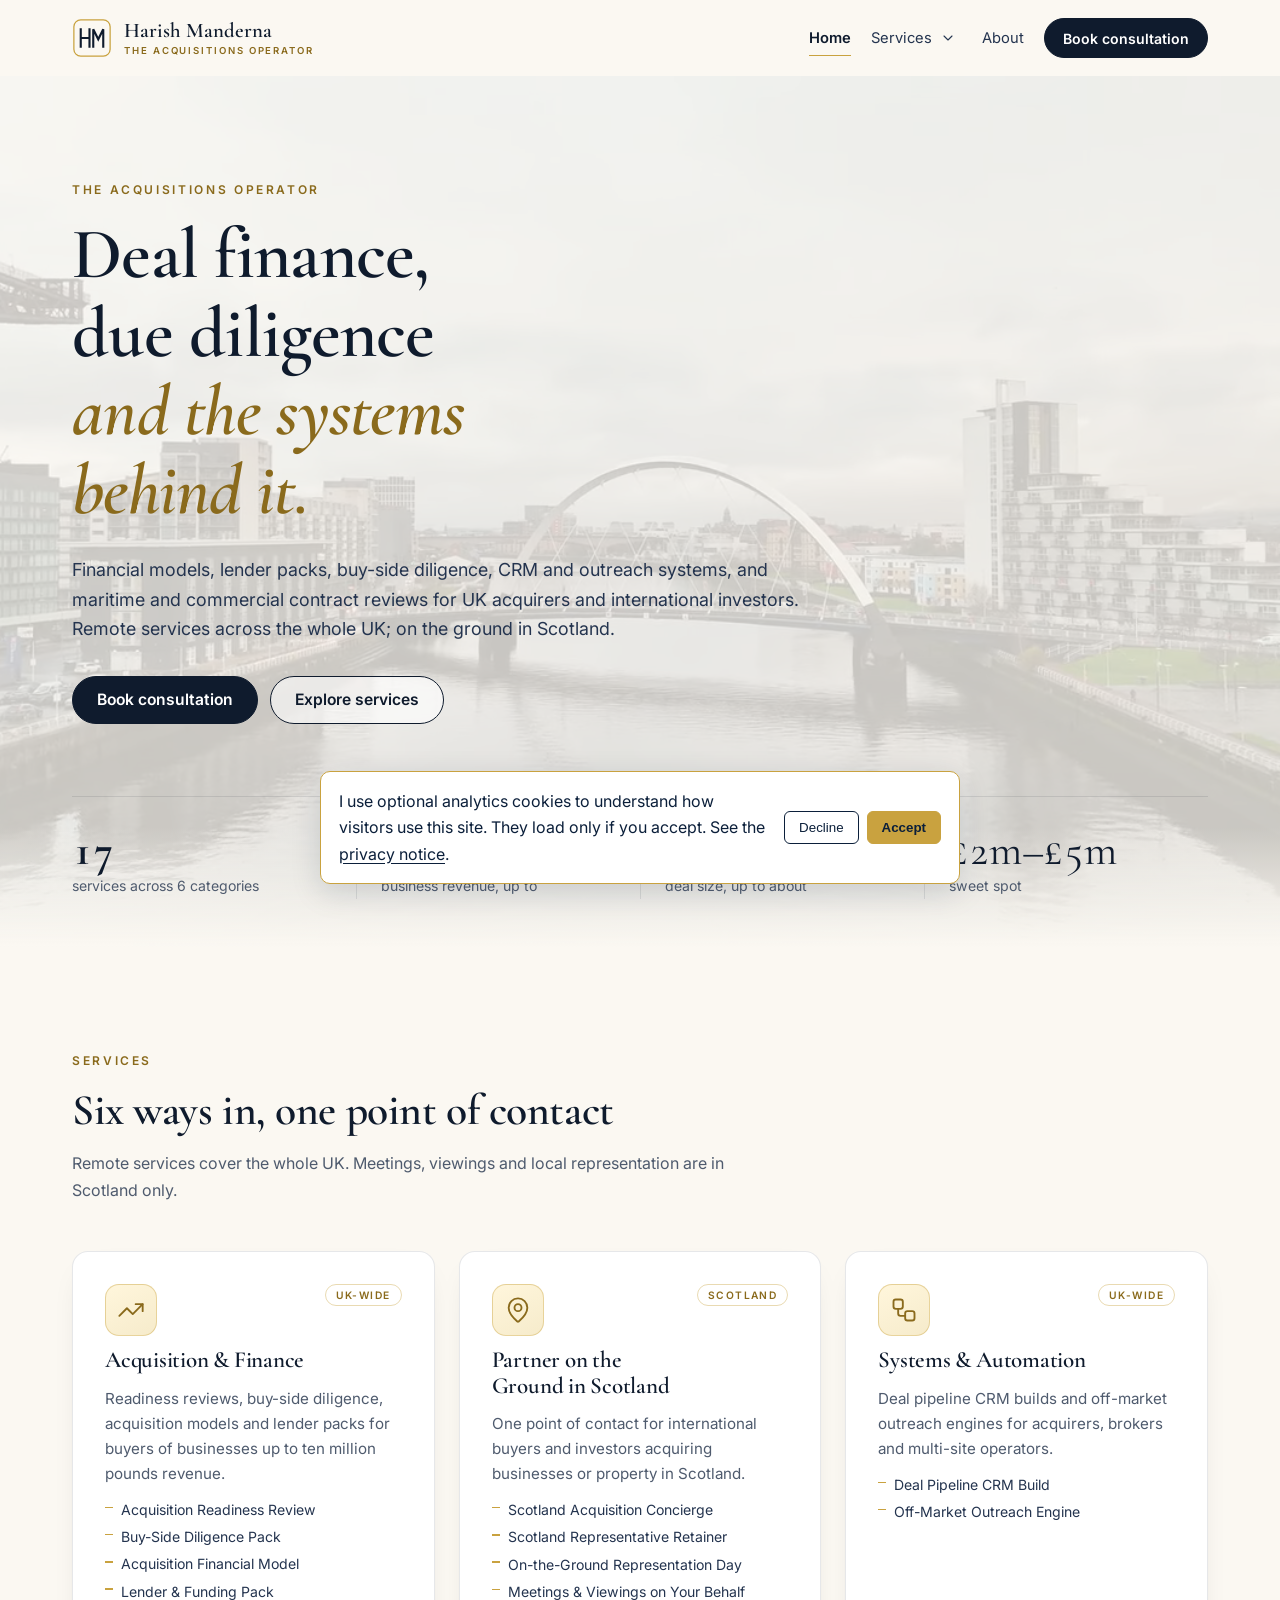
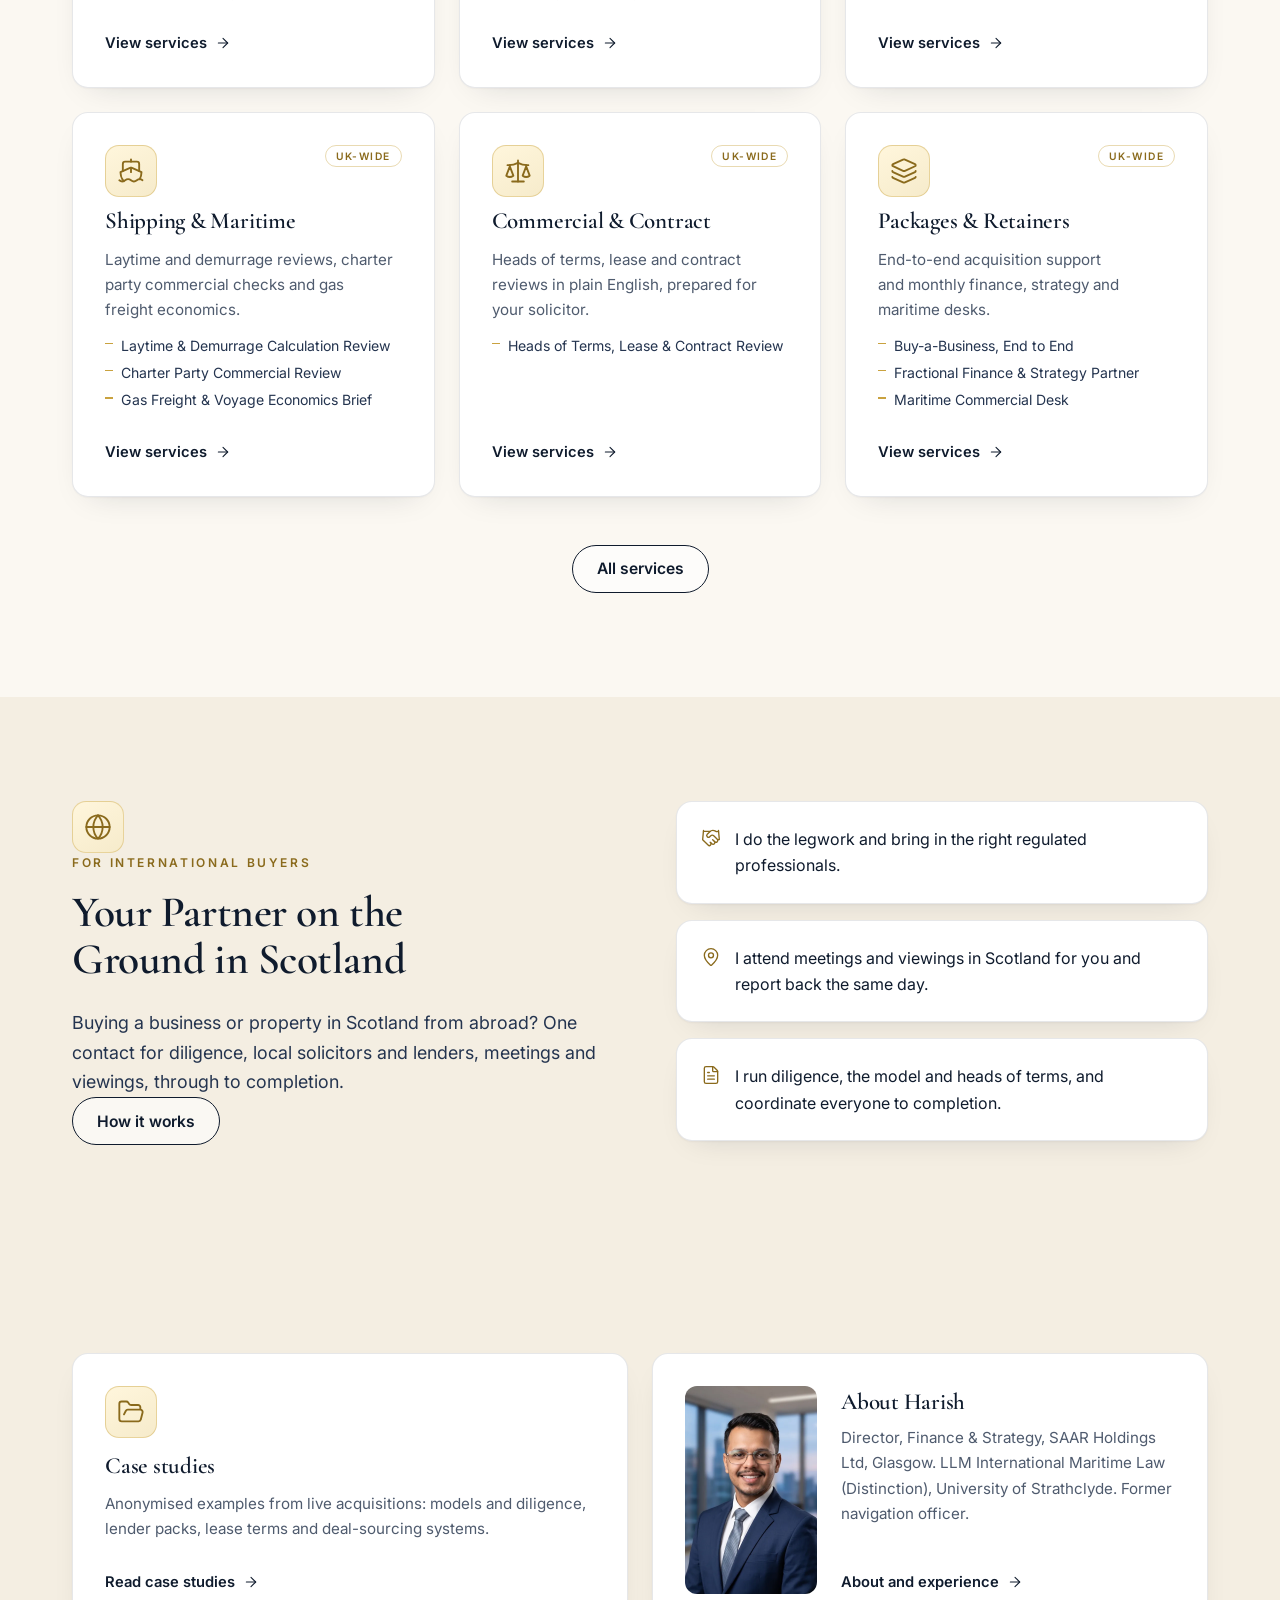
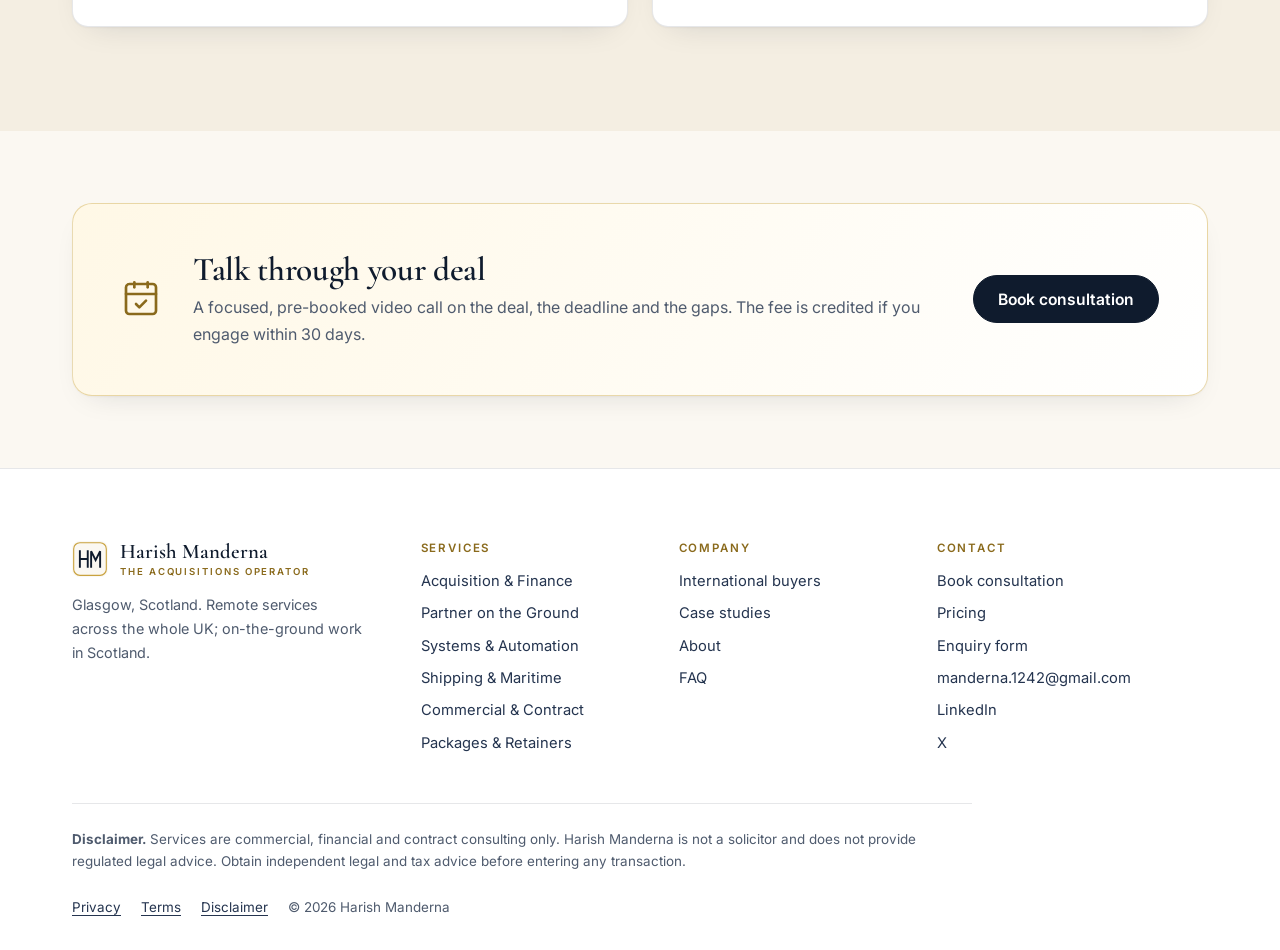
<file: index.html>
<!doctype html>
<html lang="en-GB">
<head>
<meta name="google-site-verification" content="XlVSLEpOTEyaws0_7zp-x_tVfwDVSR8l-llq807oQ-Q" />
<meta charset="utf-8">
<meta name="viewport" content="width=device-width, initial-scale=1">
<title>Harish Manderna | Deal Finance and Due Diligence | UK and Scotland</title>
<meta name="description" content="Deal finance, due diligence, financial models, CRM and outreach systems, and maritime and commercial contract reviews. Remote services across the whole UK; on-the-ground representation in Scotland.">
<link rel="canonical" href="https://harishmanderna.com/">
<meta name="theme-color" content="#FBF8F2">
<meta property="og:type" content="website">
<meta property="og:site_name" content="Harish Manderna">
<meta property="og:title" content="Harish Manderna | Deal Finance and Due Diligence | UK and Scotland">
<meta property="og:description" content="Deal finance, due diligence, financial models, CRM and outreach systems, and maritime and commercial contract reviews. Remote services across the whole UK; on-the-ground representation in Scotland.">
<meta property="og:url" content="https://harishmanderna.com/">
<meta property="og:image" content="https://harishmanderna.com/assets/og-image.jpg">
<meta property="og:locale" content="en_GB">
<meta name="twitter:card" content="summary_large_image">
<meta property="og:image:width" content="1200">
<meta property="og:image:height" content="630">
<meta property="og:image:alt" content="Harish Manderna">
<meta name="twitter:title" content="Harish Manderna | Deal Finance and Due Diligence | UK and Scotland">
<meta name="twitter:description" content="Deal finance, due diligence, financial models, CRM and outreach systems, and maritime and commercial contract reviews. Remote services across the whole UK; on-the-ground representation in Scotland.">
<meta name="twitter:image" content="https://harishmanderna.com/assets/og-image.jpg">
<meta name="twitter:site" content="@harishmanderna">
<link rel="icon" href="/favicon.svg" type="image/svg+xml">
<link rel="preconnect" href="https://fonts.googleapis.com">
<link rel="preconnect" href="https://fonts.gstatic.com" crossorigin>
<link href="https://fonts.googleapis.com/css2?family=Cormorant+Garamond:wght@500;600&family=Inter:wght@400;500;600&display=swap" rel="stylesheet">
<link rel="stylesheet" href="/css/styles.css">
<script type="application/ld+json">{"@context":"https://schema.org","@type":"ProfessionalService","name":"Harish Manderna","url":"https://harishmanderna.com/","slogan":"The acquisitions operator","email":"manderna.1242@gmail.com","image":"https://harishmanderna.com/assets/og-image.jpg","areaServed":["United Kingdom","Scotland"],"address":{"@type":"PostalAddress","addressLocality":"Glasgow","addressCountry":"GB"},"sameAs":["https://www.linkedin.com/in/harishmanderna","https://x.com/harishmanderna"]}</script>
<script src="js/consent.js" defer></script>
</head>
<body class="home">
<a class="skip" href="#main">Skip to content</a>
<header class="nav" id="top">
  <div class="wrap nav-in">
    <a class="brand" href="/" aria-label="Harish Manderna, home"><img src="/assets/logo.svg" alt="" width="40" height="40"><span>Harish Manderna<small>The acquisitions operator</small></span></a>
    <button class="menu-btn" aria-expanded="false" aria-controls="menu"><span class="sr">Menu</span><i></i><i></i></button>
    <nav id="menu" aria-label="Primary">
      <a href="/" aria-current="page">Home</a><div class="dd"><a class="dd-link" href="/services.html">Services</a><button class="dd-btn" aria-expanded="false" aria-controls="dd-services"><span class="sr">Show service categories</span><svg class="ic ic-xs" viewBox="0 0 24 24" aria-hidden="true" focusable="false" fill="none" stroke="currentColor" stroke-width="1.6" stroke-linecap="round" stroke-linejoin="round"><path pathLength="1" d="m6 9 6 6 6-6" /></svg></button>
          <div class="dd-panel" id="dd-services"><a class="dd-all" href="/services.html#international-buyers">International buyers <svg class="ic ic-xs" viewBox="0 0 24 24" aria-hidden="true" focusable="false" fill="none" stroke="currentColor" stroke-width="1.6" stroke-linecap="round" stroke-linejoin="round"><path pathLength="1" d="M5 12h14" /> <path pathLength="1" d="m12 5 7 7-7 7" /></svg></a><a href="/services.html#acquisition-finance"><svg class="ic ic-sm" viewBox="0 0 24 24" aria-hidden="true" focusable="false" fill="none" stroke="currentColor" stroke-width="1.6" stroke-linecap="round" stroke-linejoin="round"><path pathLength="1" d="M16 7h6v6" /> <path pathLength="1" d="m22 7-8.5 8.5-5-5L2 17" /></svg><span>Acquisition &amp; Finance<small>UK-wide</small></span></a><a href="/services.html#partner-on-the-ground-scotland"><svg class="ic ic-sm" viewBox="0 0 24 24" aria-hidden="true" focusable="false" fill="none" stroke="currentColor" stroke-width="1.6" stroke-linecap="round" stroke-linejoin="round"><path pathLength="1" d="M20 10c0 4.993-5.539 10.193-7.399 11.799a1 1 0 0 1-1.202 0C9.539 20.193 4 14.993 4 10a8 8 0 0 1 16 0" /> <circle pathLength="1" cx="12" cy="10" r="3" /></svg><span>Partner on the Ground in Scotland<small>Scotland</small></span></a><a href="/services.html#systems-automation"><svg class="ic ic-sm" viewBox="0 0 24 24" aria-hidden="true" focusable="false" fill="none" stroke="currentColor" stroke-width="1.6" stroke-linecap="round" stroke-linejoin="round"><rect pathLength="1" width="8" height="8" x="3" y="3" rx="2" /> <path pathLength="1" d="M7 11v4a2 2 0 0 0 2 2h4" /> <rect pathLength="1" width="8" height="8" x="13" y="13" rx="2" /></svg><span>Systems &amp; Automation<small>UK-wide</small></span></a><a href="/services.html#shipping-maritime"><svg class="ic ic-sm" viewBox="0 0 24 24" aria-hidden="true" focusable="false" fill="none" stroke="currentColor" stroke-width="1.6" stroke-linecap="round" stroke-linejoin="round"><path pathLength="1" d="M12 2v2" /> <path pathLength="1" d="M12 9.189V13" /> <path pathLength="1" d="M19 12V6a2 2 0 00-2-2H7a2 2 0 00-2 2v6" /> <path pathLength="1" d="M19.38 19A11.6 11.6 0 0021 13l-8.188-3.639a2 2 0 00-1.624 0L3 13.001a11.6 11.6 0 002.81 7.76" /> <path pathLength="1" d="M2 20c.6.5 1.2 1 2.5 1 2.5 0 2.5-2 5-2 1.3 0 1.9.5 2.5 1s1.2 1 2.5 1c2.5 0 2.5-2 5-2 1.3 0 1.9.5 2.5 1" /></svg><span>Shipping &amp; Maritime<small>UK-wide</small></span></a><a href="/services.html#commercial-contract"><svg class="ic ic-sm" viewBox="0 0 24 24" aria-hidden="true" focusable="false" fill="none" stroke="currentColor" stroke-width="1.6" stroke-linecap="round" stroke-linejoin="round"><path pathLength="1" d="M12 3v18" /> <path pathLength="1" d="m19 8 3 8a5 5 0 0 1-6 0zV7" /> <path pathLength="1" d="M3 7h1a17 17 0 0 0 8-2 17 17 0 0 0 8 2h1" /> <path pathLength="1" d="m5 8 3 8a5 5 0 0 1-6 0zV7" /> <path pathLength="1" d="M7 21h10" /></svg><span>Commercial &amp; Contract<small>UK-wide</small></span></a><a href="/services.html#packages-retainers"><svg class="ic ic-sm" viewBox="0 0 24 24" aria-hidden="true" focusable="false" fill="none" stroke="currentColor" stroke-width="1.6" stroke-linecap="round" stroke-linejoin="round"><path pathLength="1" d="M12.83 2.18a2 2 0 0 0-1.66 0L2.6 6.08a1 1 0 0 0 0 1.83l8.58 3.91a2 2 0 0 0 1.66 0l8.58-3.9a1 1 0 0 0 0-1.83z" /> <path pathLength="1" d="M2 12a1 1 0 0 0 .58.91l8.6 3.91a2 2 0 0 0 1.65 0l8.58-3.9A1 1 0 0 0 22 12" /> <path pathLength="1" d="M2 17a1 1 0 0 0 .58.91l8.6 3.91a2 2 0 0 0 1.65 0l8.58-3.9A1 1 0 0 0 22 17" /></svg><span>Packages &amp; Retainers<small>UK-wide</small></span></a></div></div><a href="/about.html">About</a>
      <a class="btn btn-sm" href="/book.html">Book consultation</a>
    </nav>
  </div>
</header>
<main id="main">

<section class="hero">
  <!-- Hero background video: "Scenic Drone Flight Over Glasgow's River Clyde" by Ben Summers,
       https://www.pexels.com/video/scenic-drone-flight-over-glasgow-s-river-clyde-37610593/
       Pexels License, https://www.pexels.com/license/ . 8 s 720p30 muted seamless loop cut from the original.
       js/main.js removes the video on small screens, prefers-reduced-motion and Save-Data (poster only), and pauses it off-screen or in hidden tabs. -->
  <div class="hero-media" aria-hidden="true">
    <img class="hero-poster" src="/assets/hero-clyde-poster.jpg" alt="" width="1280" height="720" fetchpriority="high">
    <video class="hero-video" muted autoplay loop playsinline preload="auto" poster="/assets/hero-clyde-poster.jpg" data-mp4="/assets/hero-clyde.mp4" data-webm="/assets/hero-clyde.webm"></video>
    <div class="hero-veil"></div>
  </div>
  <div class="wrap hero-in">
    <p class="eyebrow h-anim">The acquisitions operator</p>
    <h1 class="h-anim">Deal finance, due diligence <em>and the systems behind it.</em></h1>
    <p class="lede h-anim">Financial models, lender packs, buy-side diligence, CRM and outreach systems, and maritime and commercial contract reviews for UK acquirers and international investors. Remote services across the whole UK; on the ground in Scotland.</p>
    <div class="cta-row h-anim"><a class="btn" href="/book.html">Book consultation</a><a class="btn btn-ghost" href="/services.html">Explore services</a></div>
  </div>
  <div class="wrap"><div class="counters">
    <div class="ctr reveal"><span class="k"><b data-count="17">17</b></span><span class="v">services across 6 categories</span></div>
    <div class="ctr reveal"><span class="k">£<b data-count="10">10</b>m</span><span class="v">business revenue, up to</span></div>
    <div class="ctr reveal"><span class="k">£<b data-count="5">5</b>m</span><span class="v">deal size, up to about</span></div>
    <div class="ctr reveal"><span class="k">£2m–£5m</span><span class="v">sweet spot</span></div>
  </div></div>
</section>
<section class="sec"><div class="wrap">
  <div class="sec-head reveal"><p class="eyebrow">Services</p><h2>Six ways in, one point of contact</h2><p class="muted">Remote services cover the whole UK. Meetings, viewings and local representation are in Scotland only.</p></div>
  <div class="grid g3"><a class="card cat reveal" href="/services.html#acquisition-finance"><span class="card-ic"><svg class="ic" viewBox="0 0 24 24" aria-hidden="true" focusable="false" fill="none" stroke="currentColor" stroke-width="1.6" stroke-linecap="round" stroke-linejoin="round"><path pathLength="1" d="M16 7h6v6" /> <path pathLength="1" d="m22 7-8.5 8.5-5-5L2 17" /></svg></span><span class="geo-tag">UK-wide</span>
  <h3>Acquisition &amp; Finance</h3><p>Readiness reviews, buy-side diligence, acquisition models and lender packs for buyers of businesses up to ten million pounds revenue.</p><ul class="mini"><li>Acquisition Readiness Review</li><li>Buy-Side Diligence Pack</li><li>Acquisition Financial Model</li><li>Lender &amp; Funding Pack</li></ul><span class="card-more">View services <svg class="ic ic-xs" viewBox="0 0 24 24" aria-hidden="true" focusable="false" fill="none" stroke="currentColor" stroke-width="1.6" stroke-linecap="round" stroke-linejoin="round"><path pathLength="1" d="M5 12h14" /> <path pathLength="1" d="m12 5 7 7-7 7" /></svg></span></a><a class="card cat reveal" href="/services.html#partner-on-the-ground-scotland"><span class="card-ic"><svg class="ic" viewBox="0 0 24 24" aria-hidden="true" focusable="false" fill="none" stroke="currentColor" stroke-width="1.6" stroke-linecap="round" stroke-linejoin="round"><path pathLength="1" d="M20 10c0 4.993-5.539 10.193-7.399 11.799a1 1 0 0 1-1.202 0C9.539 20.193 4 14.993 4 10a8 8 0 0 1 16 0" /> <circle pathLength="1" cx="12" cy="10" r="3" /></svg></span><span class="geo-tag">Scotland</span>
  <h3>Partner on the Ground in Scotland</h3><p>One point of contact for international buyers and investors acquiring businesses or property in Scotland.</p><ul class="mini"><li>Scotland Acquisition Concierge</li><li>Scotland Representative Retainer</li><li>On-the-Ground Representation Day</li><li>Meetings &amp; Viewings on Your Behalf</li></ul><span class="card-more">View services <svg class="ic ic-xs" viewBox="0 0 24 24" aria-hidden="true" focusable="false" fill="none" stroke="currentColor" stroke-width="1.6" stroke-linecap="round" stroke-linejoin="round"><path pathLength="1" d="M5 12h14" /> <path pathLength="1" d="m12 5 7 7-7 7" /></svg></span></a><a class="card cat reveal" href="/services.html#systems-automation"><span class="card-ic"><svg class="ic" viewBox="0 0 24 24" aria-hidden="true" focusable="false" fill="none" stroke="currentColor" stroke-width="1.6" stroke-linecap="round" stroke-linejoin="round"><rect pathLength="1" width="8" height="8" x="3" y="3" rx="2" /> <path pathLength="1" d="M7 11v4a2 2 0 0 0 2 2h4" /> <rect pathLength="1" width="8" height="8" x="13" y="13" rx="2" /></svg></span><span class="geo-tag">UK-wide</span>
  <h3>Systems &amp; Automation</h3><p>Deal pipeline CRM builds and off-market outreach engines for acquirers, brokers and multi-site operators.</p><ul class="mini"><li>Deal Pipeline CRM Build</li><li>Off-Market Outreach Engine</li></ul><span class="card-more">View services <svg class="ic ic-xs" viewBox="0 0 24 24" aria-hidden="true" focusable="false" fill="none" stroke="currentColor" stroke-width="1.6" stroke-linecap="round" stroke-linejoin="round"><path pathLength="1" d="M5 12h14" /> <path pathLength="1" d="m12 5 7 7-7 7" /></svg></span></a><a class="card cat reveal" href="/services.html#shipping-maritime"><span class="card-ic"><svg class="ic" viewBox="0 0 24 24" aria-hidden="true" focusable="false" fill="none" stroke="currentColor" stroke-width="1.6" stroke-linecap="round" stroke-linejoin="round"><path pathLength="1" d="M12 2v2" /> <path pathLength="1" d="M12 9.189V13" /> <path pathLength="1" d="M19 12V6a2 2 0 00-2-2H7a2 2 0 00-2 2v6" /> <path pathLength="1" d="M19.38 19A11.6 11.6 0 0021 13l-8.188-3.639a2 2 0 00-1.624 0L3 13.001a11.6 11.6 0 002.81 7.76" /> <path pathLength="1" d="M2 20c.6.5 1.2 1 2.5 1 2.5 0 2.5-2 5-2 1.3 0 1.9.5 2.5 1s1.2 1 2.5 1c2.5 0 2.5-2 5-2 1.3 0 1.9.5 2.5 1" /></svg></span><span class="geo-tag">UK-wide</span>
  <h3>Shipping &amp; Maritime</h3><p>Laytime and demurrage reviews, charter party commercial checks and gas freight economics.</p><ul class="mini"><li>Laytime &amp; Demurrage Calculation Review</li><li>Charter Party Commercial Review</li><li>Gas Freight &amp; Voyage Economics Brief</li></ul><span class="card-more">View services <svg class="ic ic-xs" viewBox="0 0 24 24" aria-hidden="true" focusable="false" fill="none" stroke="currentColor" stroke-width="1.6" stroke-linecap="round" stroke-linejoin="round"><path pathLength="1" d="M5 12h14" /> <path pathLength="1" d="m12 5 7 7-7 7" /></svg></span></a><a class="card cat reveal" href="/services.html#commercial-contract"><span class="card-ic"><svg class="ic" viewBox="0 0 24 24" aria-hidden="true" focusable="false" fill="none" stroke="currentColor" stroke-width="1.6" stroke-linecap="round" stroke-linejoin="round"><path pathLength="1" d="M12 3v18" /> <path pathLength="1" d="m19 8 3 8a5 5 0 0 1-6 0zV7" /> <path pathLength="1" d="M3 7h1a17 17 0 0 0 8-2 17 17 0 0 0 8 2h1" /> <path pathLength="1" d="m5 8 3 8a5 5 0 0 1-6 0zV7" /> <path pathLength="1" d="M7 21h10" /></svg></span><span class="geo-tag">UK-wide</span>
  <h3>Commercial &amp; Contract</h3><p>Heads of terms, lease and contract reviews in plain English, prepared for your solicitor.</p><ul class="mini"><li>Heads of Terms, Lease &amp; Contract Review</li></ul><span class="card-more">View services <svg class="ic ic-xs" viewBox="0 0 24 24" aria-hidden="true" focusable="false" fill="none" stroke="currentColor" stroke-width="1.6" stroke-linecap="round" stroke-linejoin="round"><path pathLength="1" d="M5 12h14" /> <path pathLength="1" d="m12 5 7 7-7 7" /></svg></span></a><a class="card cat reveal" href="/services.html#packages-retainers"><span class="card-ic"><svg class="ic" viewBox="0 0 24 24" aria-hidden="true" focusable="false" fill="none" stroke="currentColor" stroke-width="1.6" stroke-linecap="round" stroke-linejoin="round"><path pathLength="1" d="M12.83 2.18a2 2 0 0 0-1.66 0L2.6 6.08a1 1 0 0 0 0 1.83l8.58 3.91a2 2 0 0 0 1.66 0l8.58-3.9a1 1 0 0 0 0-1.83z" /> <path pathLength="1" d="M2 12a1 1 0 0 0 .58.91l8.6 3.91a2 2 0 0 0 1.65 0l8.58-3.9A1 1 0 0 0 22 12" /> <path pathLength="1" d="M2 17a1 1 0 0 0 .58.91l8.6 3.91a2 2 0 0 0 1.65 0l8.58-3.9A1 1 0 0 0 22 17" /></svg></span><span class="geo-tag">UK-wide</span>
  <h3>Packages &amp; Retainers</h3><p>End-to-end acquisition support and monthly finance, strategy and maritime desks.</p><ul class="mini"><li>Buy-a-Business, End to End</li><li>Fractional Finance &amp; Strategy Partner</li><li>Maritime Commercial Desk</li></ul><span class="card-more">View services <svg class="ic ic-xs" viewBox="0 0 24 24" aria-hidden="true" focusable="false" fill="none" stroke="currentColor" stroke-width="1.6" stroke-linecap="round" stroke-linejoin="round"><path pathLength="1" d="M5 12h14" /> <path pathLength="1" d="m12 5 7 7-7 7" /></svg></span></a></div>
  <p class="center reveal"><a class="btn btn-ghost" href="/services.html">All services</a></p>
</div></section>
<section class="sec sec-tint"><div class="wrap split">
  <div class="reveal"><span class="card-ic"><svg class="ic" viewBox="0 0 24 24" aria-hidden="true" focusable="false" fill="none" stroke="currentColor" stroke-width="1.6" stroke-linecap="round" stroke-linejoin="round"><circle pathLength="1" cx="12" cy="12" r="10" /> <path pathLength="1" d="M12 2a14.5 14.5 0 0 0 0 20 14.5 14.5 0 0 0 0-20" /> <path pathLength="1" d="M2 12h20" /></svg></span><p class="eyebrow">For international buyers</p><h2>Your Partner on the Ground in Scotland</h2>
    <p class="lede">Buying a business or property in Scotland from abroad? One contact for diligence, local solicitors and lenders, meetings and viewings, through to completion.</p>
    <a class="btn btn-ghost" href="/services.html#international-buyers">How it works</a></div>
  <ul class="ticks reveal">
    <li><svg class="ic ic-sm" viewBox="0 0 24 24" aria-hidden="true" focusable="false" fill="none" stroke="currentColor" stroke-width="1.6" stroke-linecap="round" stroke-linejoin="round"><path pathLength="1" d="m11 17 2 2a1 1 0 1 0 3-3" /> <path pathLength="1" d="m14 14 2.5 2.5a1 1 0 1 0 3-3l-3.88-3.88a3 3 0 0 0-4.24 0l-.88.88a1 1 0 1 1-3-3l2.81-2.81a5.79 5.79 0 0 1 7.06-.87l.47.28a2 2 0 0 0 1.42.25L21 4" /> <path pathLength="1" d="m21 3 1 11h-2" /> <path pathLength="1" d="M3 3 2 14l6.5 6.5a1 1 0 1 0 3-3" /> <path pathLength="1" d="M3 4h8" /></svg><span>I do the legwork and bring in the right regulated professionals.</span></li>
    <li><svg class="ic ic-sm" viewBox="0 0 24 24" aria-hidden="true" focusable="false" fill="none" stroke="currentColor" stroke-width="1.6" stroke-linecap="round" stroke-linejoin="round"><path pathLength="1" d="M20 10c0 4.993-5.539 10.193-7.399 11.799a1 1 0 0 1-1.202 0C9.539 20.193 4 14.993 4 10a8 8 0 0 1 16 0" /> <circle pathLength="1" cx="12" cy="10" r="3" /></svg><span>I attend meetings and viewings in Scotland for you and report back the same day.</span></li>
    <li><svg class="ic ic-sm" viewBox="0 0 24 24" aria-hidden="true" focusable="false" fill="none" stroke="currentColor" stroke-width="1.6" stroke-linecap="round" stroke-linejoin="round"><path pathLength="1" d="M6 22a2 2 0 0 1-2-2V4a2 2 0 0 1 2-2h8a2.4 2.4 0 0 1 1.704.706l3.588 3.588A2.4 2.4 0 0 1 20 8v12a2 2 0 0 1-2 2z" /> <path pathLength="1" d="M14 2v5a1 1 0 0 0 1 1h5" /> <path pathLength="1" d="M10 9H8" /> <path pathLength="1" d="M16 13H8" /> <path pathLength="1" d="M16 17H8" /></svg><span>I run diligence, the model and heads of terms, and coordinate everyone to completion.</span></li>
  </ul>
</div></section>
<section class="sec sec-tint"><div class="wrap grid g2">
  <a class="card teaser reveal" href="/services.html#case-studies"><span class="card-ic"><svg class="ic" viewBox="0 0 24 24" aria-hidden="true" focusable="false" fill="none" stroke="currentColor" stroke-width="1.6" stroke-linecap="round" stroke-linejoin="round"><path pathLength="1" d="m6 14 1.5-2.9A2 2 0 0 1 9.24 10H20a2 2 0 0 1 1.94 2.5l-1.54 6a2 2 0 0 1-1.95 1.5H4a2 2 0 0 1-2-2V5a2 2 0 0 1 2-2h3.9a2 2 0 0 1 1.69.9l.81 1.2a2 2 0 0 0 1.67.9H18a2 2 0 0 1 2 2v2" /></svg></span><h3>Case studies</h3><p>Anonymised examples from live acquisitions: models and diligence, lender packs, lease terms and deal-sourcing systems.</p><span class="card-more">Read case studies <svg class="ic ic-xs" viewBox="0 0 24 24" aria-hidden="true" focusable="false" fill="none" stroke="currentColor" stroke-width="1.6" stroke-linecap="round" stroke-linejoin="round"><path pathLength="1" d="M5 12h14" /> <path pathLength="1" d="m12 5 7 7-7 7" /></svg></span></a>
  <a class="card teaser about-teaser reveal" href="/about.html"><picture><source type="image/webp" srcset="/assets/harish-600.webp"><img src="/assets/harish-600.jpg" alt="Harish Manderna" width="600" height="829" loading="lazy" decoding="async"></picture><div><h3>About Harish</h3><p>Director, Finance &amp; Strategy, SAAR Holdings Ltd, Glasgow. LLM International Maritime Law (Distinction), University of Strathclyde. Former navigation officer.</p><span class="card-more">About and experience <svg class="ic ic-xs" viewBox="0 0 24 24" aria-hidden="true" focusable="false" fill="none" stroke="currentColor" stroke-width="1.6" stroke-linecap="round" stroke-linejoin="round"><path pathLength="1" d="M5 12h14" /> <path pathLength="1" d="m12 5 7 7-7 7" /></svg></span></div></a>
</div></section>
<section class="sec sec-sm"><div class="wrap"><div class="band reveal"><svg class="ic ic-lg" viewBox="0 0 24 24" aria-hidden="true" focusable="false" fill="none" stroke="currentColor" stroke-width="1.6" stroke-linecap="round" stroke-linejoin="round"><path pathLength="1" d="M8 2v3" /> <path pathLength="1" d="M16 2v3" /> <rect pathLength="1" x="3" y="3" width="18" height="18" rx="2" /> <path pathLength="1" d="M3 9h18" /> <path pathLength="1" d="m9 15 2 2 4-4" /></svg><div><h2>Talk through your deal</h2><p>A focused, pre-booked video call on the deal, the deadline and the gaps. The fee is credited if you engage within 30 days.</p></div><a class="btn" href="/book.html">Book consultation</a></div></div></section>
</main>
<footer class="foot">
  <div class="wrap">
    <div class="foot-grid">
      <div>
        <a class="brand" href="/"><img src="/assets/logo.svg" alt="" width="36" height="36"><span>Harish Manderna<small>The acquisitions operator</small></span></a>
        <p class="foot-note">Glasgow, Scotland. Remote services across the whole UK; on-the-ground work in Scotland.</p>
      </div>
      <nav aria-label="Footer: services"><h2 class="foot-h">Services</h2><a href="/services.html#acquisition-finance">Acquisition &amp; Finance</a><a href="/services.html#partner-on-the-ground-scotland">Partner on the Ground</a><a href="/services.html#systems-automation">Systems &amp; Automation</a><a href="/services.html#shipping-maritime">Shipping &amp; Maritime</a><a href="/services.html#commercial-contract">Commercial &amp; Contract</a><a href="/services.html#packages-retainers">Packages &amp; Retainers</a></nav>
      <nav aria-label="Footer: company"><h2 class="foot-h">Company</h2>
        <a href="/services.html#international-buyers">International buyers</a><a href="/services.html#case-studies">Case studies</a><a href="/about.html">About</a><a href="/about.html#faq">FAQ</a>
      </nav>
      <nav aria-label="Footer: contact"><h2 class="foot-h">Contact</h2>
        <a href="/book.html">Book consultation</a><a href="/book.html#pricing">Pricing</a><a href="/book.html#enquiry">Enquiry form</a><a href="mailto:manderna.1242@gmail.com">manderna.1242@gmail.com</a><a href="https://www.linkedin.com/in/harishmanderna" target="_blank" rel="noopener">LinkedIn</a><a href="https://x.com/harishmanderna" target="_blank" rel="noopener">X</a>
      </nav>
    </div>
    <p class="disclaimer" id="disclaimer"><strong>Disclaimer.</strong> Services are commercial, financial and contract consulting only. Harish Manderna is not a solicitor and does not provide regulated legal advice. Obtain independent legal and tax advice before entering any transaction.</p>
    <p class="foot-links"><a href="/legal.html#privacy">Privacy</a> <a href="/legal.html#terms">Terms</a> <a href="/legal.html#disclaimer">Disclaimer</a> <span>&copy; <span id="yr">2026</span> Harish Manderna</span></p>
  </div>
</footer>
<script src="/js/main.js" defer></script>
</body>
</html>
</file>
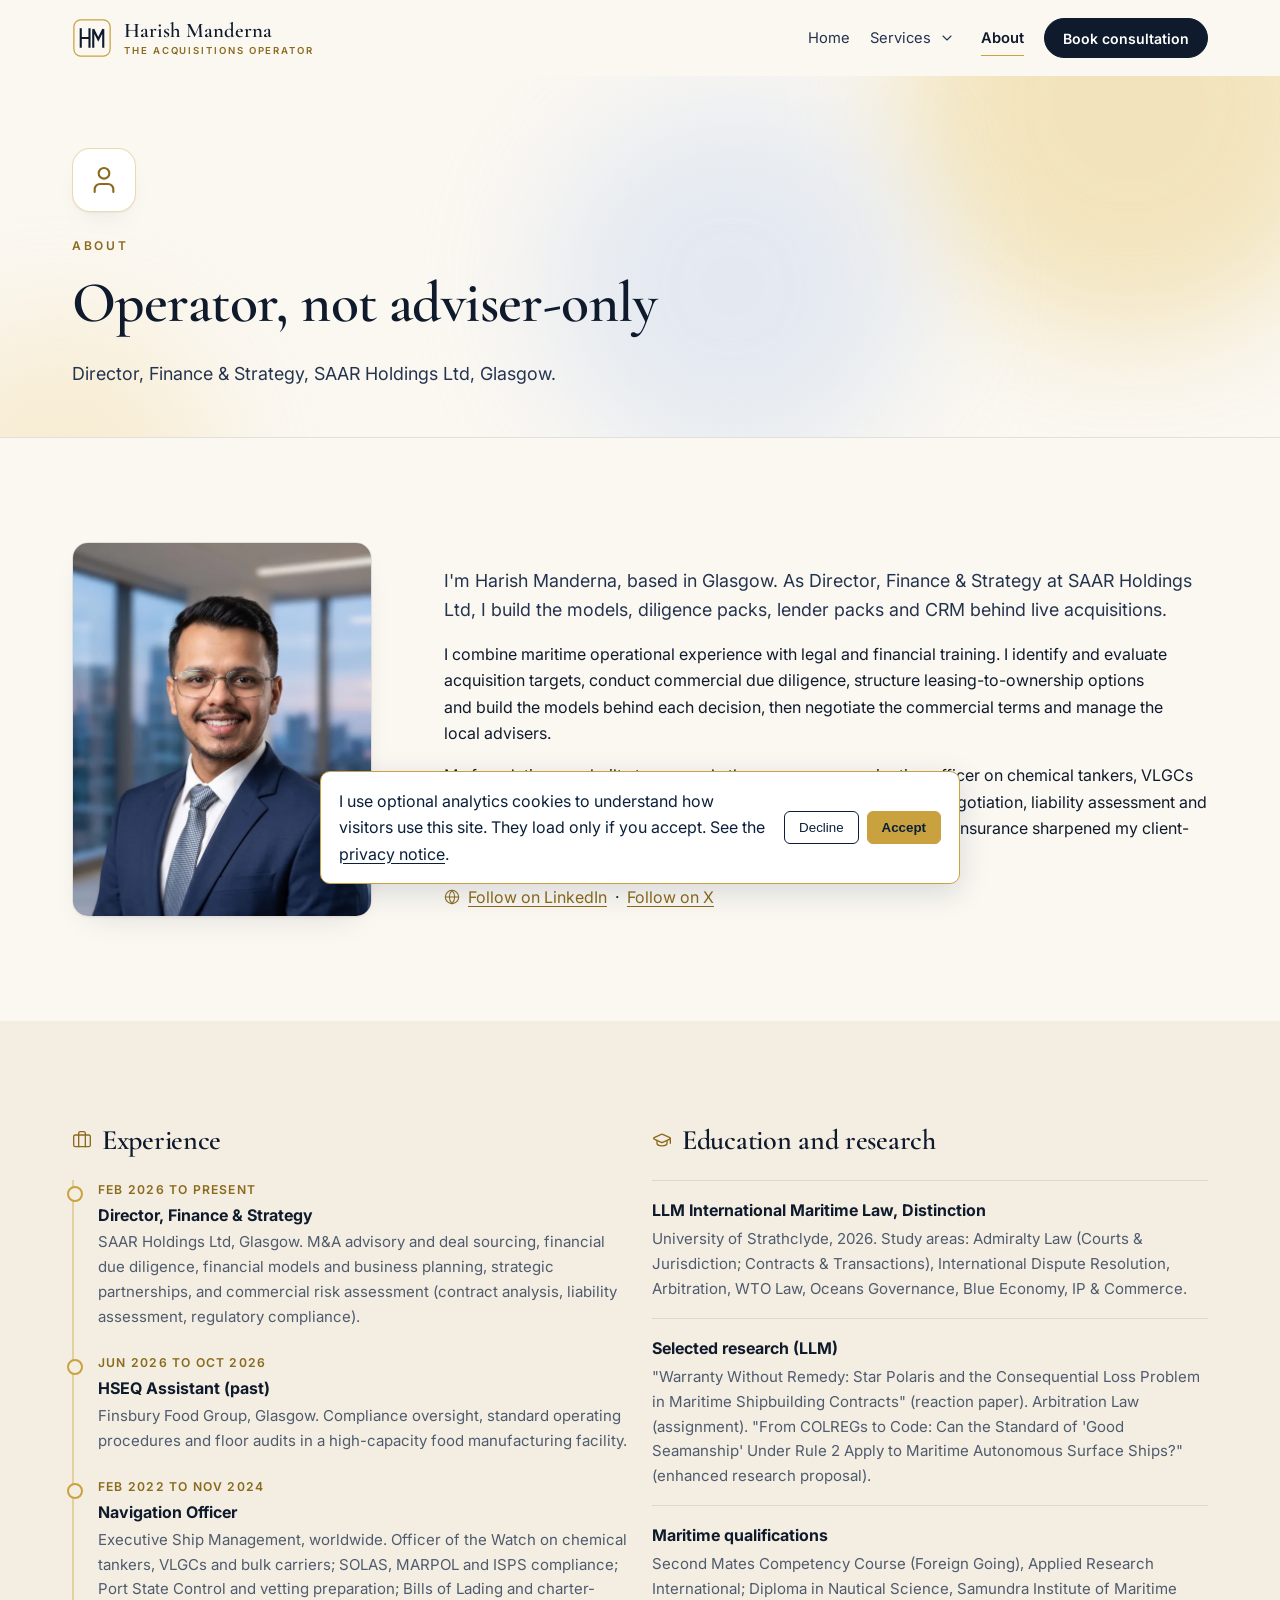
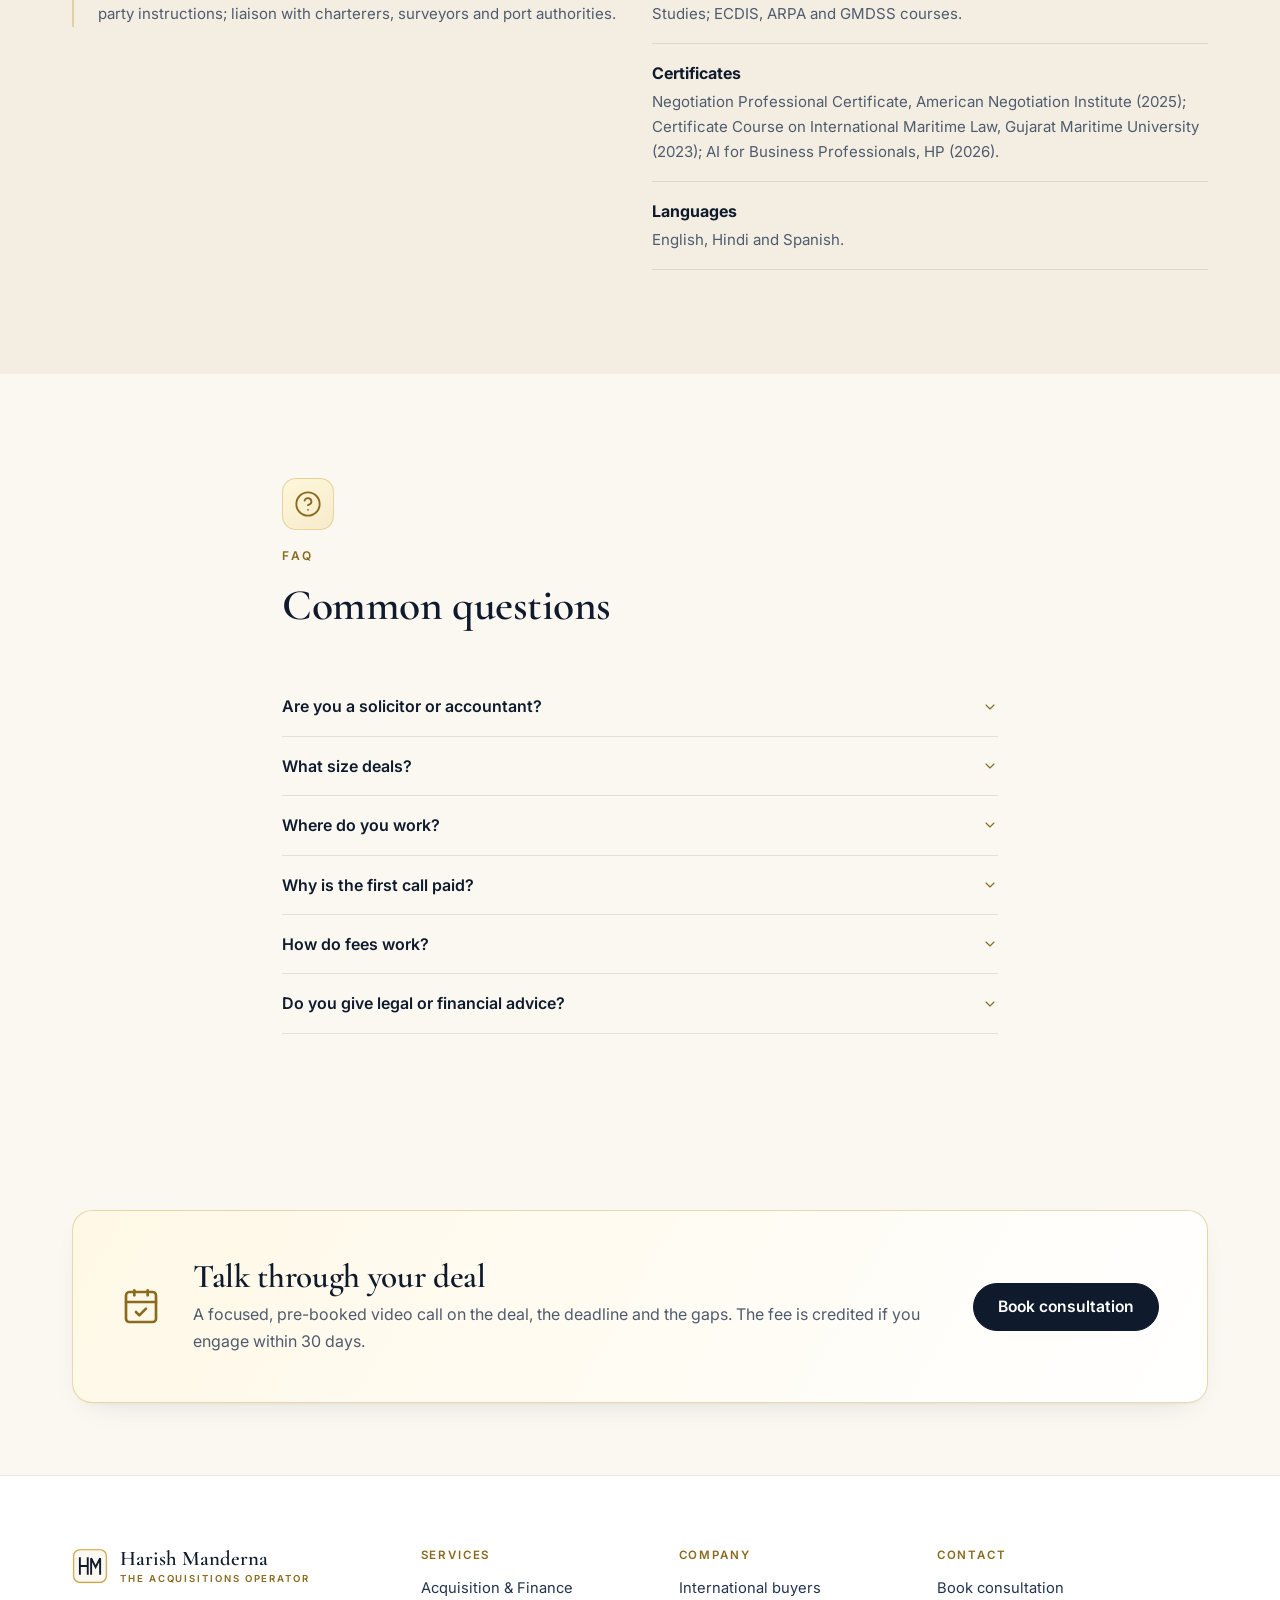
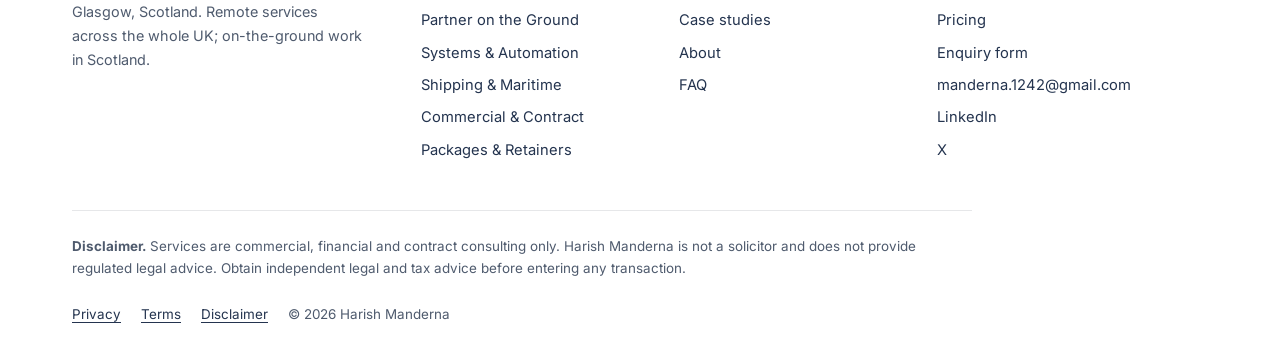
<file: about.html>
<!doctype html>
<html lang="en-GB">
<head>
<meta charset="utf-8">
<meta name="viewport" content="width=device-width, initial-scale=1">
<title>About Harish Manderna | Director, Finance & Strategy</title>
<meta name="description" content="Harish Manderna: Director, Finance & Strategy at SAAR Holdings Ltd, Glasgow. LLM International Maritime Law (Distinction), University of Strathclyde. Former navigation officer.">
<link rel="canonical" href="https://harishmanderna.com/about.html">
<meta name="theme-color" content="#FBF8F2">
<meta property="og:type" content="website">
<meta property="og:site_name" content="Harish Manderna">
<meta property="og:title" content="About Harish Manderna | Director, Finance & Strategy">
<meta property="og:description" content="Harish Manderna: Director, Finance & Strategy at SAAR Holdings Ltd, Glasgow. LLM International Maritime Law (Distinction), University of Strathclyde. Former navigation officer.">
<meta property="og:url" content="https://harishmanderna.com/about.html">
<meta property="og:image" content="https://harishmanderna.com/assets/og-image.jpg">
<meta property="og:locale" content="en_GB">
<meta name="twitter:card" content="summary_large_image">
<meta property="og:image:width" content="1200">
<meta property="og:image:height" content="630">
<meta property="og:image:alt" content="Harish Manderna">
<meta name="twitter:title" content="About Harish Manderna | Director, Finance & Strategy">
<meta name="twitter:description" content="Harish Manderna: Director, Finance & Strategy at SAAR Holdings Ltd, Glasgow. LLM International Maritime Law (Distinction), University of Strathclyde. Former navigation officer.">
<meta name="twitter:image" content="https://harishmanderna.com/assets/og-image.jpg">
<meta name="twitter:site" content="@harishmanderna">
<link rel="icon" href="/favicon.svg" type="image/svg+xml">
<link rel="preconnect" href="https://fonts.googleapis.com">
<link rel="preconnect" href="https://fonts.gstatic.com" crossorigin>
<link href="https://fonts.googleapis.com/css2?family=Cormorant+Garamond:wght@500;600&family=Inter:wght@400;500;600&display=swap" rel="stylesheet">
<link rel="stylesheet" href="/css/styles.css">
<script src="js/consent.js" defer></script>
</head>
<body class="">
<a class="skip" href="#main">Skip to content</a>
<header class="nav" id="top">
  <div class="wrap nav-in">
    <a class="brand" href="/" aria-label="Harish Manderna, home"><img src="/assets/logo.svg" alt="" width="40" height="40"><span>Harish Manderna<small>The acquisitions operator</small></span></a>
    <button class="menu-btn" aria-expanded="false" aria-controls="menu"><span class="sr">Menu</span><i></i><i></i></button>
    <nav id="menu" aria-label="Primary">
      <a href="/">Home</a><div class="dd"><a class="dd-link" href="/services.html">Services</a><button class="dd-btn" aria-expanded="false" aria-controls="dd-services"><span class="sr">Show service categories</span><svg class="ic ic-xs" viewBox="0 0 24 24" aria-hidden="true" focusable="false" fill="none" stroke="currentColor" stroke-width="1.6" stroke-linecap="round" stroke-linejoin="round"><path pathLength="1" d="m6 9 6 6 6-6" /></svg></button>
          <div class="dd-panel" id="dd-services"><a class="dd-all" href="/services.html#international-buyers">International buyers <svg class="ic ic-xs" viewBox="0 0 24 24" aria-hidden="true" focusable="false" fill="none" stroke="currentColor" stroke-width="1.6" stroke-linecap="round" stroke-linejoin="round"><path pathLength="1" d="M5 12h14" /> <path pathLength="1" d="m12 5 7 7-7 7" /></svg></a><a href="/services.html#acquisition-finance"><svg class="ic ic-sm" viewBox="0 0 24 24" aria-hidden="true" focusable="false" fill="none" stroke="currentColor" stroke-width="1.6" stroke-linecap="round" stroke-linejoin="round"><path pathLength="1" d="M16 7h6v6" /> <path pathLength="1" d="m22 7-8.5 8.5-5-5L2 17" /></svg><span>Acquisition &amp; Finance<small>UK-wide</small></span></a><a href="/services.html#partner-on-the-ground-scotland"><svg class="ic ic-sm" viewBox="0 0 24 24" aria-hidden="true" focusable="false" fill="none" stroke="currentColor" stroke-width="1.6" stroke-linecap="round" stroke-linejoin="round"><path pathLength="1" d="M20 10c0 4.993-5.539 10.193-7.399 11.799a1 1 0 0 1-1.202 0C9.539 20.193 4 14.993 4 10a8 8 0 0 1 16 0" /> <circle pathLength="1" cx="12" cy="10" r="3" /></svg><span>Partner on the Ground in Scotland<small>Scotland</small></span></a><a href="/services.html#systems-automation"><svg class="ic ic-sm" viewBox="0 0 24 24" aria-hidden="true" focusable="false" fill="none" stroke="currentColor" stroke-width="1.6" stroke-linecap="round" stroke-linejoin="round"><rect pathLength="1" width="8" height="8" x="3" y="3" rx="2" /> <path pathLength="1" d="M7 11v4a2 2 0 0 0 2 2h4" /> <rect pathLength="1" width="8" height="8" x="13" y="13" rx="2" /></svg><span>Systems &amp; Automation<small>UK-wide</small></span></a><a href="/services.html#shipping-maritime"><svg class="ic ic-sm" viewBox="0 0 24 24" aria-hidden="true" focusable="false" fill="none" stroke="currentColor" stroke-width="1.6" stroke-linecap="round" stroke-linejoin="round"><path pathLength="1" d="M12 2v2" /> <path pathLength="1" d="M12 9.189V13" /> <path pathLength="1" d="M19 12V6a2 2 0 00-2-2H7a2 2 0 00-2 2v6" /> <path pathLength="1" d="M19.38 19A11.6 11.6 0 0021 13l-8.188-3.639a2 2 0 00-1.624 0L3 13.001a11.6 11.6 0 002.81 7.76" /> <path pathLength="1" d="M2 20c.6.5 1.2 1 2.5 1 2.5 0 2.5-2 5-2 1.3 0 1.9.5 2.5 1s1.2 1 2.5 1c2.5 0 2.5-2 5-2 1.3 0 1.9.5 2.5 1" /></svg><span>Shipping &amp; Maritime<small>UK-wide</small></span></a><a href="/services.html#commercial-contract"><svg class="ic ic-sm" viewBox="0 0 24 24" aria-hidden="true" focusable="false" fill="none" stroke="currentColor" stroke-width="1.6" stroke-linecap="round" stroke-linejoin="round"><path pathLength="1" d="M12 3v18" /> <path pathLength="1" d="m19 8 3 8a5 5 0 0 1-6 0zV7" /> <path pathLength="1" d="M3 7h1a17 17 0 0 0 8-2 17 17 0 0 0 8 2h1" /> <path pathLength="1" d="m5 8 3 8a5 5 0 0 1-6 0zV7" /> <path pathLength="1" d="M7 21h10" /></svg><span>Commercial &amp; Contract<small>UK-wide</small></span></a><a href="/services.html#packages-retainers"><svg class="ic ic-sm" viewBox="0 0 24 24" aria-hidden="true" focusable="false" fill="none" stroke="currentColor" stroke-width="1.6" stroke-linecap="round" stroke-linejoin="round"><path pathLength="1" d="M12.83 2.18a2 2 0 0 0-1.66 0L2.6 6.08a1 1 0 0 0 0 1.83l8.58 3.91a2 2 0 0 0 1.66 0l8.58-3.9a1 1 0 0 0 0-1.83z" /> <path pathLength="1" d="M2 12a1 1 0 0 0 .58.91l8.6 3.91a2 2 0 0 0 1.65 0l8.58-3.9A1 1 0 0 0 22 12" /> <path pathLength="1" d="M2 17a1 1 0 0 0 .58.91l8.6 3.91a2 2 0 0 0 1.65 0l8.58-3.9A1 1 0 0 0 22 17" /></svg><span>Packages &amp; Retainers<small>UK-wide</small></span></a></div></div><a href="/about.html" aria-current="page">About</a>
      <a class="btn btn-sm" href="/book.html">Book consultation</a>
    </nav>
  </div>
</header>
<main id="main">
<section class="phero"><div class="mesh" aria-hidden="true"><span class="b1"></span><span class="b2"></span><span class="b3"></span></div>
  <div class="wrap phero-in"><span class="hero-ic"><svg class="ic" viewBox="0 0 24 24" aria-hidden="true" focusable="false" fill="none" stroke="currentColor" stroke-width="1.6" stroke-linecap="round" stroke-linejoin="round"><path pathLength="1" d="M19 21v-2a4 4 0 0 0-4-4H9a4 4 0 0 0-4 4v2" /> <circle pathLength="1" cx="12" cy="7" r="4" /></svg></span><p class="eyebrow h-anim">About</p><h1 class="h-anim" style="white-space:nowrap;max-width:none;font-size:clamp(1.6rem,5.2vw,3.6rem)">Operator, not adviser-only</h1><p class="lede h-anim">Director, Finance &amp; Strategy, SAAR Holdings Ltd, Glasgow.</p></div></section>
<section class="sec"><div class="wrap about">
  <div class="about-photo reveal"><picture><source type="image/webp" srcset="/assets/harish-600.webp 600w, /assets/harish-1200.webp 1200w" sizes="300px"><img src="/assets/harish-600.jpg" srcset="/assets/harish-600.jpg 600w, /assets/harish-1200.jpg 1200w" sizes="300px" width="600" height="829" loading="lazy" decoding="async" alt="Harish Manderna"></picture></div>
  <div class="reveal prose">
    <p class="lede">I'm Harish Manderna, based in Glasgow. As Director, Finance &amp; Strategy at SAAR Holdings Ltd, I build the models, diligence packs, lender packs and CRM behind live acquisitions.</p>
    <p>I combine maritime operational experience with legal and financial training. I identify and evaluate acquisition targets, conduct commercial due diligence, structure leasing-to-ownership options and build the models behind each decision, then negotiate the commercial terms and manage the local advisers.</p>
    <p>My foundation was built at sea: nearly three years as a navigation officer on chemical tankers, VLGCs and bulk carriers, which now gives me a practical edge in contract negotiation, liability assessment and commercial risk. An earlier role as a financial advisor at Tata AIA Life Insurance sharpened my client-centric, analytical approach.</p>
    <p class="follow"><svg class="ic ic-xs" viewBox="0 0 24 24" aria-hidden="true" focusable="false" fill="none" stroke="currentColor" stroke-width="1.6" stroke-linecap="round" stroke-linejoin="round"><circle pathLength="1" cx="12" cy="12" r="10" /> <path pathLength="1" d="M12 2a14.5 14.5 0 0 0 0 20 14.5 14.5 0 0 0 0-20" /> <path pathLength="1" d="M2 12h20" /></svg> <a href="https://www.linkedin.com/in/harishmanderna" rel="noopener" target="_blank">Follow on LinkedIn</a> · <a href="https://x.com/harishmanderna" rel="noopener" target="_blank">Follow on X</a></p>
  </div>
</div></section>
<section class="sec sec-tint"><div class="wrap grid g2 exp-grid">
  <div class="reveal"><h2 class="sub"><svg class="ic ic-sm" viewBox="0 0 24 24" aria-hidden="true" focusable="false" fill="none" stroke="currentColor" stroke-width="1.6" stroke-linecap="round" stroke-linejoin="round"><path pathLength="1" d="M16 20V4a2 2 0 0 0-2-2h-4a2 2 0 0 0-2 2v16" /> <rect pathLength="1" width="20" height="14" x="2" y="6" rx="2" /></svg> Experience</h2>
    <ol class="timeline">
      <li><time>Feb 2026 to present</time><strong>Director, Finance &amp; Strategy</strong><span>SAAR Holdings Ltd, Glasgow. M&amp;A advisory and deal sourcing, financial due diligence, financial models and business planning, strategic partnerships, and commercial risk assessment (contract analysis, liability assessment, regulatory compliance).</span></li>
      <li><time>Jun 2026 to Oct 2026</time><strong>HSEQ Assistant (past)</strong><span>Finsbury Food Group, Glasgow. Compliance oversight, standard operating procedures and floor audits in a high-capacity food manufacturing facility.</span></li>
      <li><time>Feb 2022 to Nov 2024</time><strong>Navigation Officer</strong><span>Executive Ship Management, worldwide. Officer of the Watch on chemical tankers, VLGCs and bulk carriers; SOLAS, MARPOL and ISPS compliance; Port State Control and vetting preparation; Bills of Lading and charter-party instructions; liaison with charterers, surveyors and port authorities.</span></li>
    </ol></div>
  <div class="reveal"><h2 class="sub"><svg class="ic ic-sm" viewBox="0 0 24 24" aria-hidden="true" focusable="false" fill="none" stroke="currentColor" stroke-width="1.6" stroke-linecap="round" stroke-linejoin="round"><path pathLength="1" d="M21.42 10.922a1 1 0 0 0-.019-1.838L12.83 5.18a2 2 0 0 0-1.66 0L2.6 9.08a1 1 0 0 0 0 1.832l8.57 3.908a2 2 0 0 0 1.66 0z" /> <path pathLength="1" d="M22 10v6" /> <path pathLength="1" d="M6 12.5V16a6 3 0 0 0 12 0v-3.5" /></svg> Education and research</h2>
    <ul class="creds">
      <li><strong>LLM International Maritime Law, Distinction</strong><span>University of Strathclyde, 2026. Study areas: Admiralty Law (Courts &amp; Jurisdiction; Contracts &amp; Transactions), International Dispute Resolution, Arbitration, WTO Law, Oceans Governance, Blue Economy, IP &amp; Commerce.</span></li>
      <li><strong>Selected research (LLM)</strong><span>"Warranty Without Remedy: Star Polaris and the Consequential Loss Problem in Maritime Shipbuilding Contracts" (reaction paper). Arbitration Law (assignment). "From COLREGs to Code: Can the Standard of 'Good Seamanship' Under Rule 2 Apply to Maritime Autonomous Surface Ships?" (enhanced research proposal).</span></li>
      <li><strong>Maritime qualifications</strong><span>Second Mates Competency Course (Foreign Going), Applied Research International; Diploma in Nautical Science, Samundra Institute of Maritime Studies; ECDIS, ARPA and GMDSS courses.</span></li>
      <!-- CV-CERTS (pending Harish's confirmation) -->
      <li><strong>Certificates</strong><span>Negotiation Professional Certificate, American Negotiation Institute (2025); Certificate Course on International Maritime Law, Gujarat Maritime University (2023); AI for Business Professionals, HP (2026).</span></li>
      <li><strong>Languages</strong><span>English, Hindi and Spanish.</span></li>
    </ul></div>
</div></section>
<section class="sec" id="faq"><div class="wrap narrow">
  <div class="sec-head reveal"><span class="card-ic"><svg class="ic" viewBox="0 0 24 24" aria-hidden="true" focusable="false" fill="none" stroke="currentColor" stroke-width="1.6" stroke-linecap="round" stroke-linejoin="round"><circle pathLength="1" cx="12" cy="12" r="10" /> <path pathLength="1" d="M9.09 9a3 3 0 0 1 5.83 1c0 2-3 3-3 3" /> <path pathLength="1" d="M12 17h.01" /></svg></span><p class="eyebrow">FAQ</p><h2>Common questions</h2></div>
  <div class="reveal"><details><summary>Are you a solicitor or accountant?<svg class="ic ic-xs" viewBox="0 0 24 24" aria-hidden="true" focusable="false" fill="none" stroke="currentColor" stroke-width="1.6" stroke-linecap="round" stroke-linejoin="round"><path pathLength="1" d="m6 9 6 6 6-6" /></svg></summary><p>No. Commercial and financial consulting; I work alongside your solicitor and accountant.</p></details><details><summary>What size deals?<svg class="ic ic-xs" viewBox="0 0 24 24" aria-hidden="true" focusable="false" fill="none" stroke="currentColor" stroke-width="1.6" stroke-linecap="round" stroke-linejoin="round"><path pathLength="1" d="m6 9 6 6 6-6" /></svg></summary><p>Businesses up to £10m revenue and deals up to about £5m, sweet spot £2m to £5m; larger deals case by case.</p></details><details><summary>Where do you work?<svg class="ic ic-xs" viewBox="0 0 24 24" aria-hidden="true" focusable="false" fill="none" stroke="currentColor" stroke-width="1.6" stroke-linecap="round" stroke-linejoin="round"><path pathLength="1" d="m6 9 6 6 6-6" /></svg></summary><p>Remote services across the whole UK. In-person meetings, viewings and representation in Scotland only.</p></details><details><summary>Why is the first call paid?<svg class="ic ic-xs" viewBox="0 0 24 24" aria-hidden="true" focusable="false" fill="none" stroke="currentColor" stroke-width="1.6" stroke-linecap="round" stroke-linejoin="round"><path pathLength="1" d="m6 9 6 6 6-6" /></svg></summary><p>You get focused deal advice from the first minute, not a sales pitch. The fee is credited against your engagement if you sign within 30 days.</p></details><details><summary>How do fees work?<svg class="ic ic-xs" viewBox="0 0 24 24" aria-hidden="true" focusable="false" fill="none" stroke="currentColor" stroke-width="1.6" stroke-linecap="round" stroke-linejoin="round"><path pathLength="1" d="m6 9 6 6 6-6" /></svg></summary><p>Fixed fees in GBP agreed in writing before work starts, staged by milestone; concierge deals add a success fee payable on completion only.</p></details><details><summary>Do you give legal or financial advice?<svg class="ic ic-xs" viewBox="0 0 24 24" aria-hidden="true" focusable="false" fill="none" stroke="currentColor" stroke-width="1.6" stroke-linecap="round" stroke-linejoin="round"><path pathLength="1" d="m6 9 6 6 6-6" /></svg></summary><p>No regulated legal or financial advice. I work alongside SRA and Law Society of Scotland regulated solicitors and FCA-authorised lenders and brokers, whom you instruct directly. NDA as standard.</p></details></div>
</div></section><section class="sec sec-sm"><div class="wrap"><div class="band reveal"><svg class="ic ic-lg" viewBox="0 0 24 24" aria-hidden="true" focusable="false" fill="none" stroke="currentColor" stroke-width="1.6" stroke-linecap="round" stroke-linejoin="round"><path pathLength="1" d="M8 2v3" /> <path pathLength="1" d="M16 2v3" /> <rect pathLength="1" x="3" y="3" width="18" height="18" rx="2" /> <path pathLength="1" d="M3 9h18" /> <path pathLength="1" d="m9 15 2 2 4-4" /></svg><div><h2>Talk through your deal</h2><p>A focused, pre-booked video call on the deal, the deadline and the gaps. The fee is credited if you engage within 30 days.</p></div><a class="btn" href="/book.html">Book consultation</a></div></div></section>
</main>
<footer class="foot">
  <div class="wrap">
    <div class="foot-grid">
      <div>
        <a class="brand" href="/"><img src="/assets/logo.svg" alt="" width="36" height="36"><span>Harish Manderna<small>The acquisitions operator</small></span></a>
        <p class="foot-note">Glasgow, Scotland. Remote services across the whole UK; on-the-ground work in Scotland.</p>
      </div>
      <nav aria-label="Footer: services"><h2 class="foot-h">Services</h2><a href="/services.html#acquisition-finance">Acquisition &amp; Finance</a><a href="/services.html#partner-on-the-ground-scotland">Partner on the Ground</a><a href="/services.html#systems-automation">Systems &amp; Automation</a><a href="/services.html#shipping-maritime">Shipping &amp; Maritime</a><a href="/services.html#commercial-contract">Commercial &amp; Contract</a><a href="/services.html#packages-retainers">Packages &amp; Retainers</a></nav>
      <nav aria-label="Footer: company"><h2 class="foot-h">Company</h2>
        <a href="/services.html#international-buyers">International buyers</a><a href="/services.html#case-studies">Case studies</a><a href="/about.html">About</a><a href="/about.html#faq">FAQ</a>
      </nav>
      <nav aria-label="Footer: contact"><h2 class="foot-h">Contact</h2>
        <a href="/book.html">Book consultation</a><a href="/book.html#pricing">Pricing</a><a href="/book.html#enquiry">Enquiry form</a><a href="mailto:manderna.1242@gmail.com">manderna.1242@gmail.com</a><a href="https://www.linkedin.com/in/harishmanderna" target="_blank" rel="noopener">LinkedIn</a><a href="https://x.com/harishmanderna" target="_blank" rel="noopener">X</a>
      </nav>
    </div>
    <p class="disclaimer" id="disclaimer"><strong>Disclaimer.</strong> Services are commercial, financial and contract consulting only. Harish Manderna is not a solicitor and does not provide regulated legal advice. Obtain independent legal and tax advice before entering any transaction.</p>
    <p class="foot-links"><a href="/legal.html#privacy">Privacy</a> <a href="/legal.html#terms">Terms</a> <a href="/legal.html#disclaimer">Disclaimer</a> <span>&copy; <span id="yr">2026</span> Harish Manderna</span></p>
  </div>
</footer>
<script src="/js/main.js" defer></script>
</body>
</html>
</file>
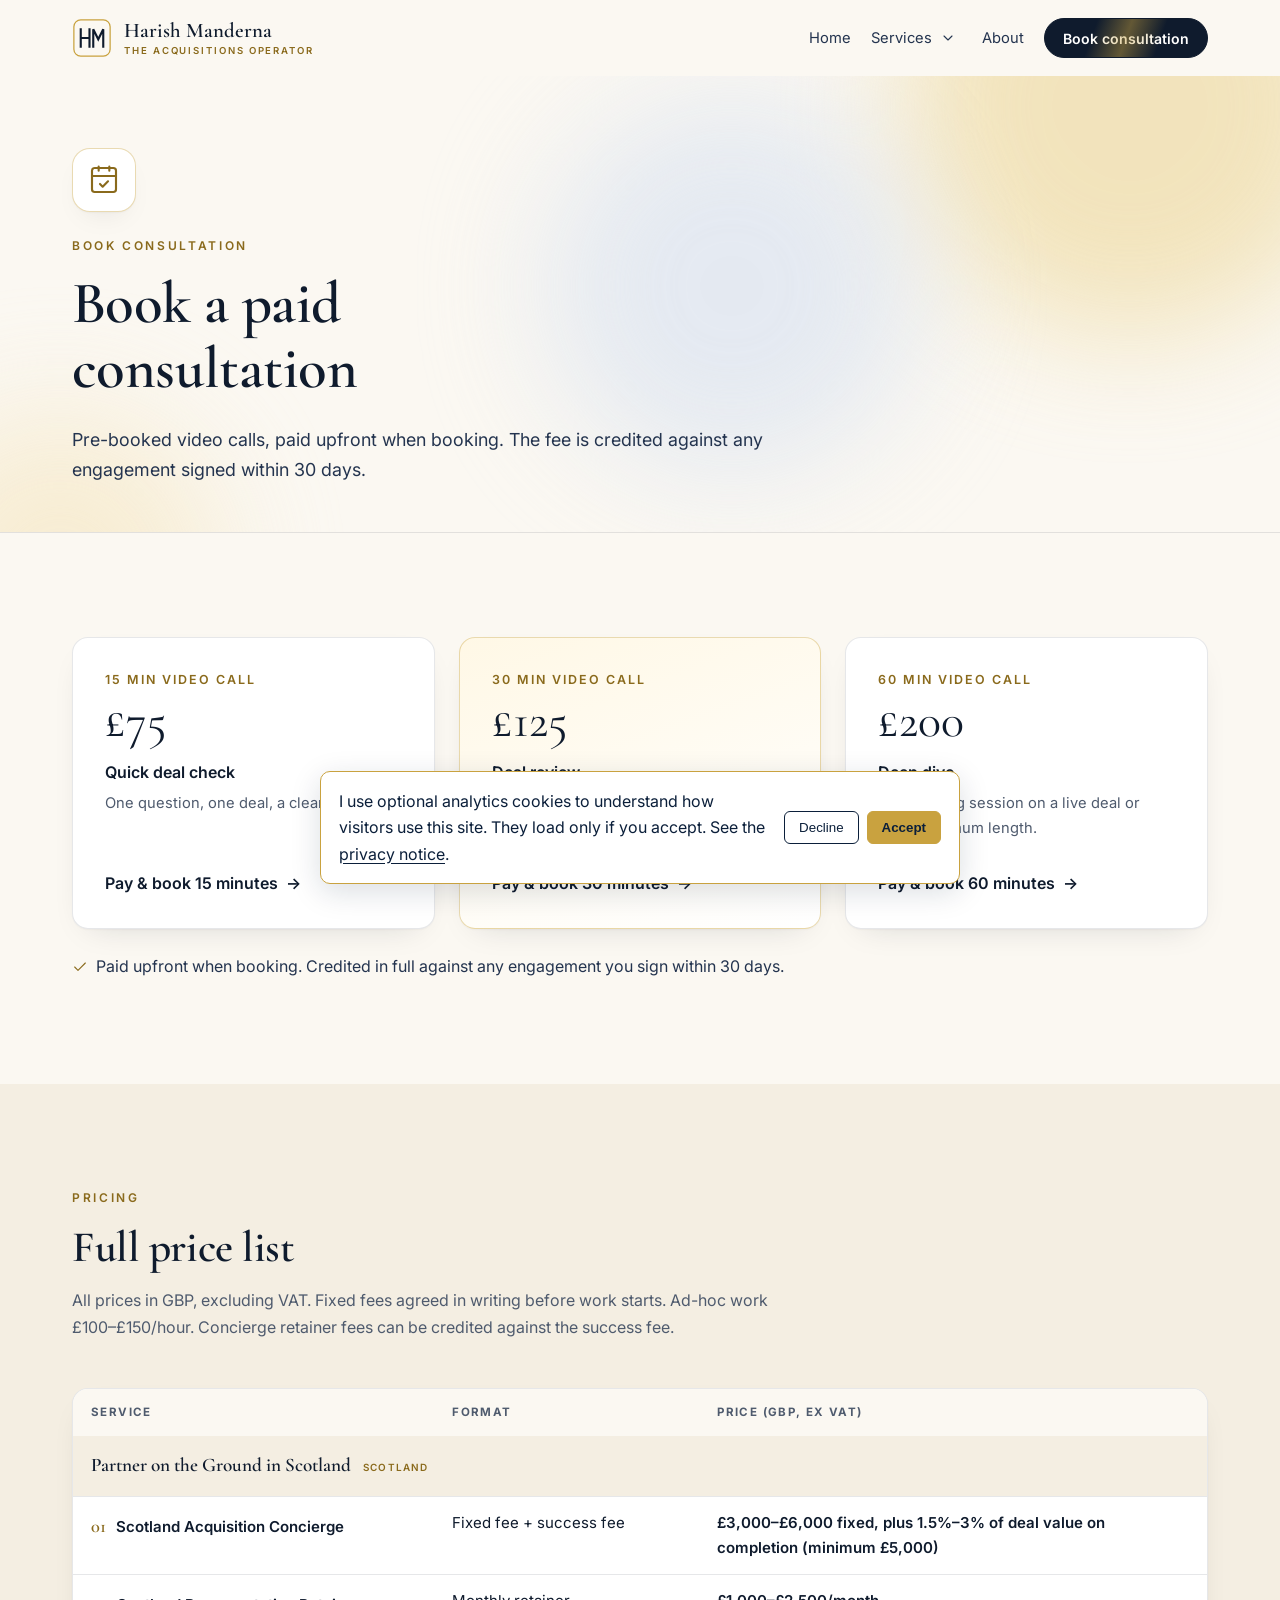
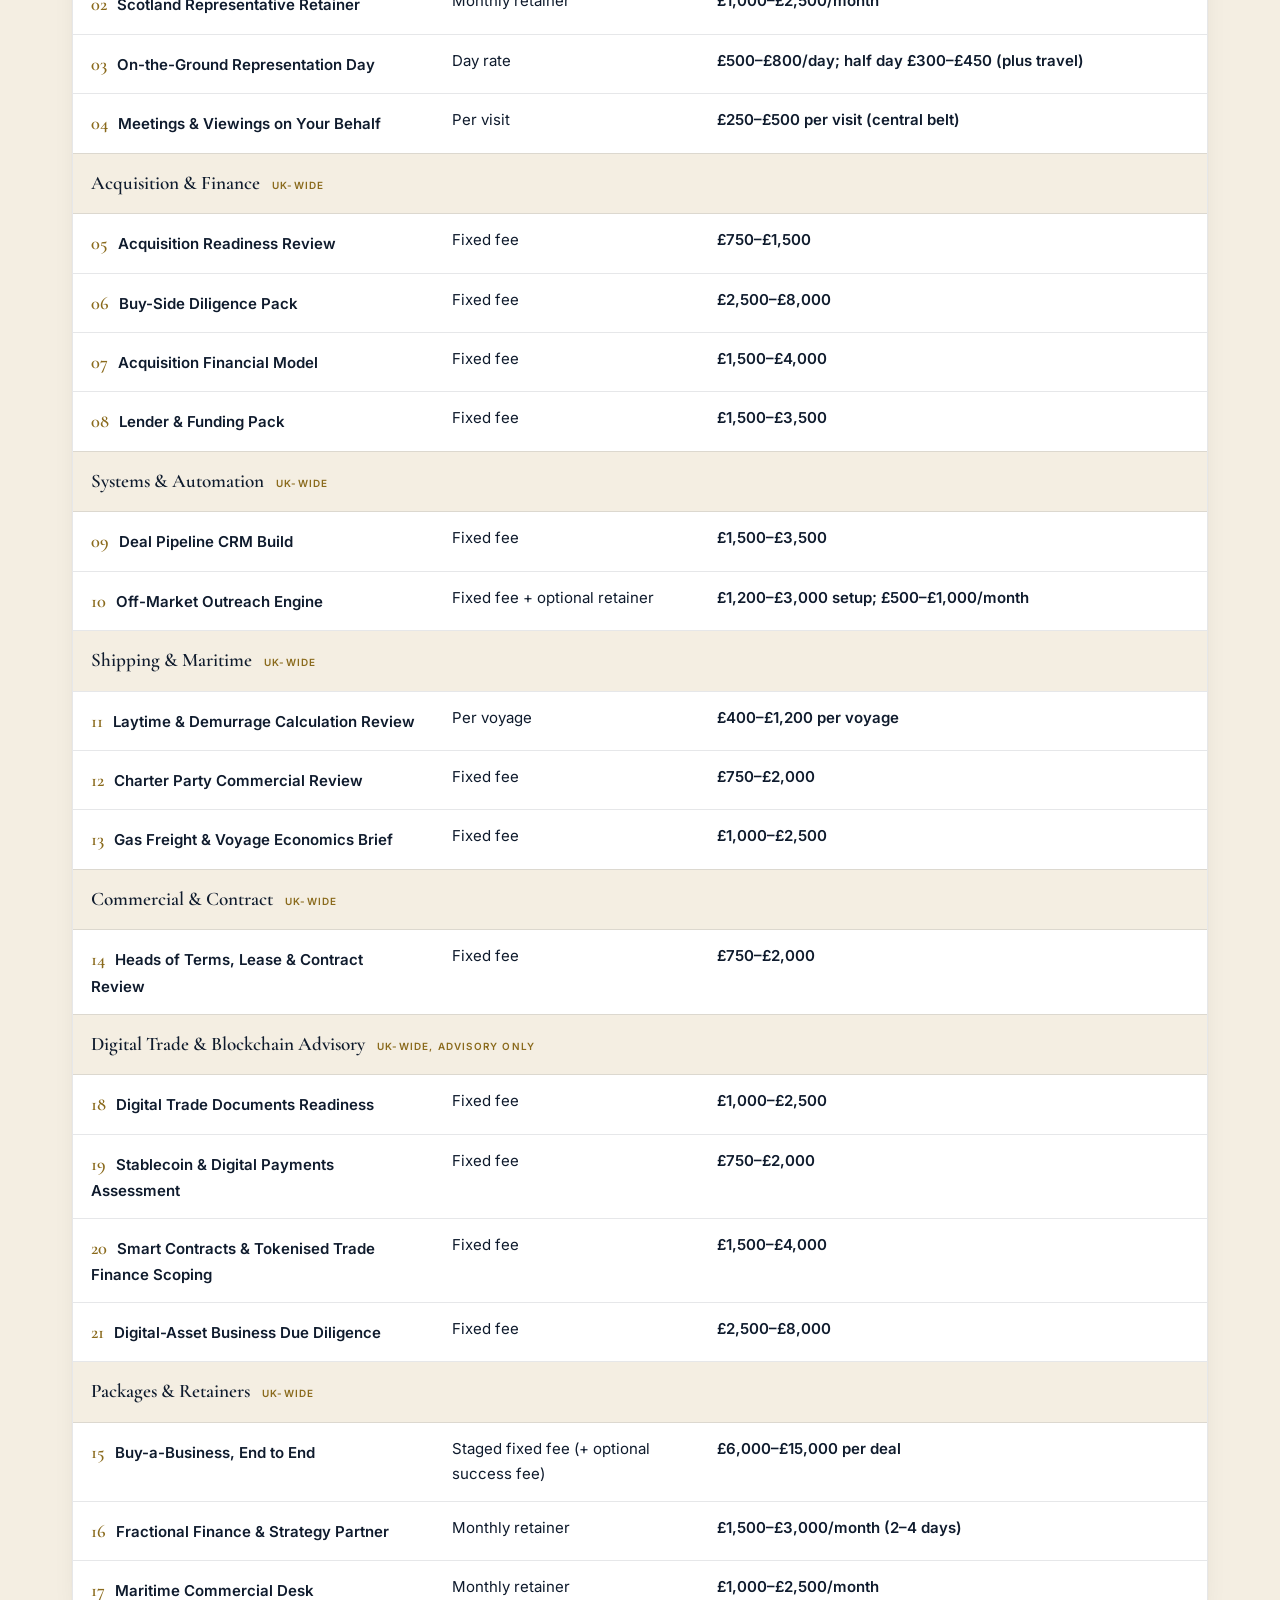
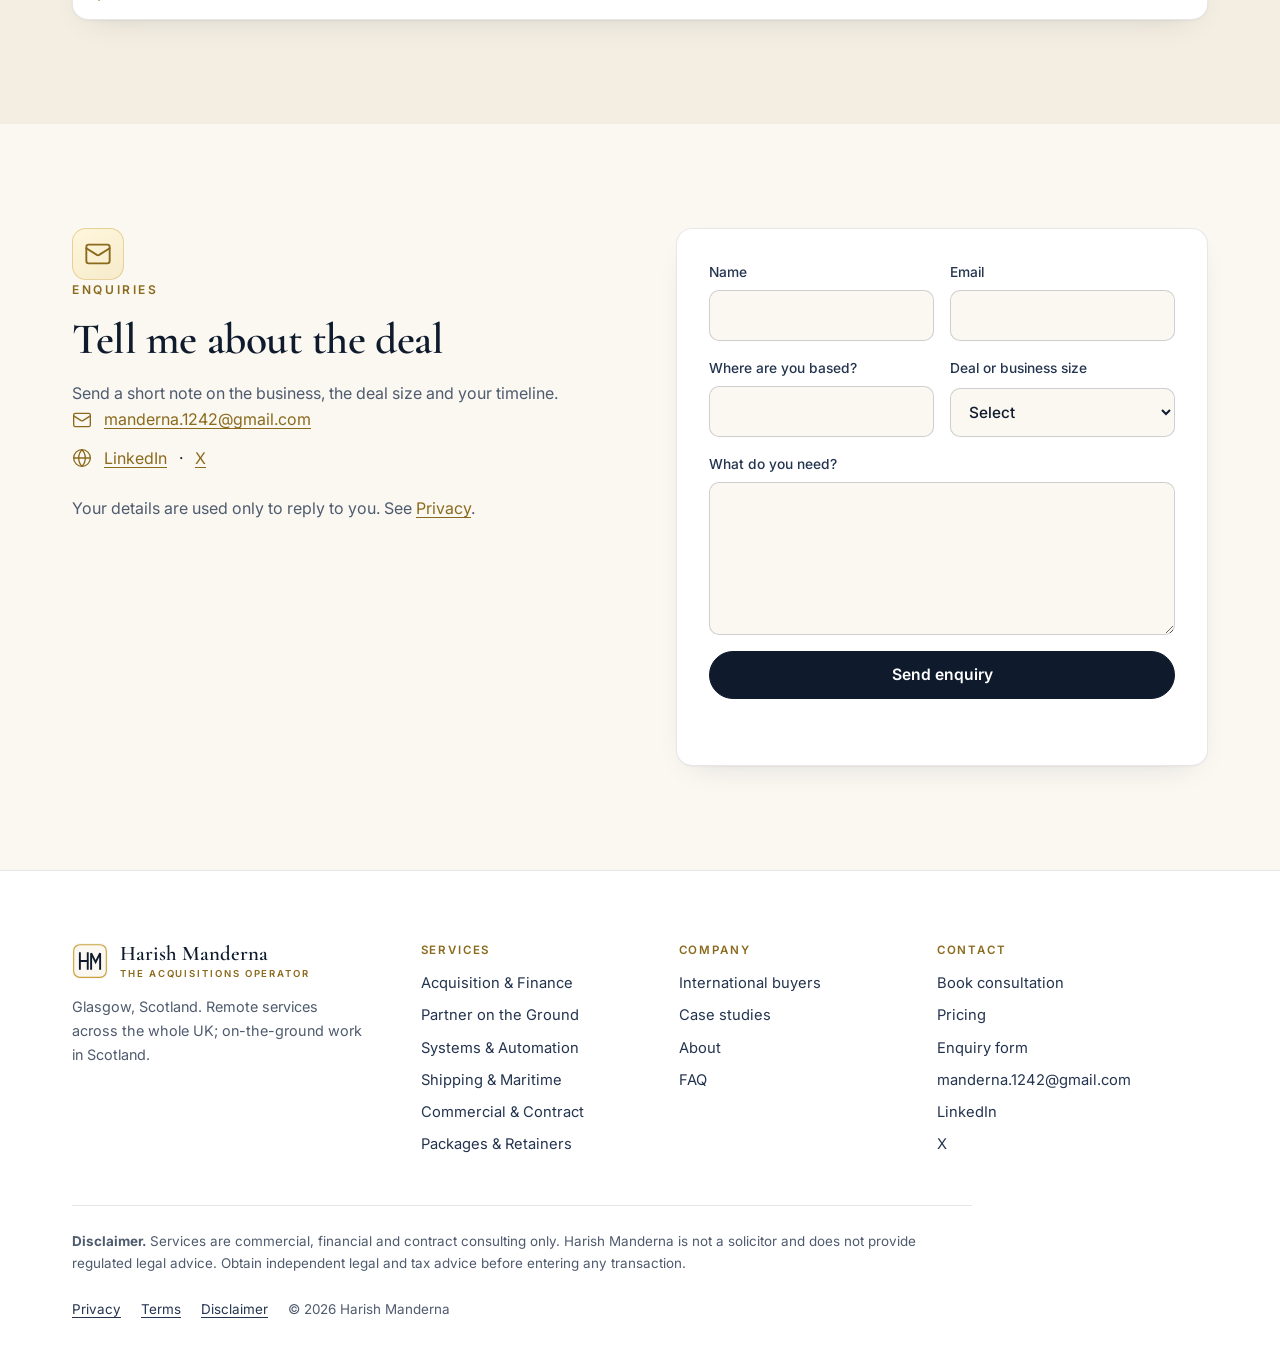
<file: book.html>
<!doctype html>
<html lang="en-GB">
<head>
<meta charset="utf-8">
<meta name="viewport" content="width=device-width, initial-scale=1">
<title>Book a Paid Consultation from £75 | Harish Manderna</title>
<meta name="description" content="Book a paid video consultation (15, 30 or 60 minutes), see the full price list for all 21 services, or send an enquiry.">
<link rel="canonical" href="https://harishmanderna.com/book.html">
<meta name="theme-color" content="#FBF8F2">
<meta property="og:type" content="website">
<meta property="og:site_name" content="Harish Manderna">
<meta property="og:title" content="Book a Paid Consultation from £75 | Harish Manderna">
<meta property="og:description" content="Book a paid video consultation (15, 30 or 60 minutes), see the full price list for all 21 services, or send an enquiry.">
<meta property="og:url" content="https://harishmanderna.com/book.html">
<meta property="og:image" content="https://harishmanderna.com/assets/og-image.jpg">
<meta property="og:locale" content="en_GB">
<meta name="twitter:card" content="summary_large_image">
<meta property="og:image:width" content="1200">
<meta property="og:image:height" content="630">
<meta property="og:image:alt" content="Harish Manderna">
<meta name="twitter:title" content="Book a Paid Consultation from £75 | Harish Manderna">
<meta name="twitter:description" content="Book a paid video consultation (15, 30 or 60 minutes), see the full price list for all 21 services, or send an enquiry.">
<meta name="twitter:image" content="https://harishmanderna.com/assets/og-image.jpg">
<meta name="twitter:site" content="@harishmanderna">
<link rel="icon" href="/favicon.svg" type="image/svg+xml">
<link rel="preconnect" href="https://fonts.googleapis.com">
<link rel="preconnect" href="https://fonts.gstatic.com" crossorigin>
<link href="https://fonts.googleapis.com/css2?family=Cormorant+Garamond:wght@500;600&family=Inter:wght@400;500;600&display=swap" rel="stylesheet">
<link rel="stylesheet" href="/css/styles.css">
<script src="js/consent.js" defer></script>
</head>
<body class="">
<a class="skip" href="#main">Skip to content</a>
<header class="nav" id="top">
  <div class="wrap nav-in">
    <a class="brand" href="/" aria-label="Harish Manderna, home"><img src="/assets/logo.svg" alt="" width="40" height="40"><span>Harish Manderna<small>The acquisitions operator</small></span></a>
    <button class="menu-btn" aria-expanded="false" aria-controls="menu"><span class="sr">Menu</span><i></i><i></i></button>
    <nav id="menu" aria-label="Primary">
      <a href="/">Home</a><div class="dd"><a class="dd-link" href="/services.html">Services</a><button class="dd-btn" aria-expanded="false" aria-controls="dd-services"><span class="sr">Show service categories</span><svg class="ic ic-xs" viewBox="0 0 24 24" aria-hidden="true" focusable="false" fill="none" stroke="currentColor" stroke-width="1.6" stroke-linecap="round" stroke-linejoin="round"><path pathLength="1" d="m6 9 6 6 6-6" /></svg></button>
          <div class="dd-panel" id="dd-services"><a class="dd-all" href="/services.html#international-buyers">International buyers <svg class="ic ic-xs" viewBox="0 0 24 24" aria-hidden="true" focusable="false" fill="none" stroke="currentColor" stroke-width="1.6" stroke-linecap="round" stroke-linejoin="round"><path pathLength="1" d="M5 12h14" /> <path pathLength="1" d="m12 5 7 7-7 7" /></svg></a><a href="/services.html#acquisition-finance"><svg class="ic ic-sm" viewBox="0 0 24 24" aria-hidden="true" focusable="false" fill="none" stroke="currentColor" stroke-width="1.6" stroke-linecap="round" stroke-linejoin="round"><path pathLength="1" d="M16 7h6v6" /> <path pathLength="1" d="m22 7-8.5 8.5-5-5L2 17" /></svg><span>Acquisition &amp; Finance<small>UK-wide</small></span></a><a href="/services.html#partner-on-the-ground-scotland"><svg class="ic ic-sm" viewBox="0 0 24 24" aria-hidden="true" focusable="false" fill="none" stroke="currentColor" stroke-width="1.6" stroke-linecap="round" stroke-linejoin="round"><path pathLength="1" d="M20 10c0 4.993-5.539 10.193-7.399 11.799a1 1 0 0 1-1.202 0C9.539 20.193 4 14.993 4 10a8 8 0 0 1 16 0" /> <circle pathLength="1" cx="12" cy="10" r="3" /></svg><span>Partner on the Ground in Scotland<small>Scotland</small></span></a><a href="/services.html#systems-automation"><svg class="ic ic-sm" viewBox="0 0 24 24" aria-hidden="true" focusable="false" fill="none" stroke="currentColor" stroke-width="1.6" stroke-linecap="round" stroke-linejoin="round"><rect pathLength="1" width="8" height="8" x="3" y="3" rx="2" /> <path pathLength="1" d="M7 11v4a2 2 0 0 0 2 2h4" /> <rect pathLength="1" width="8" height="8" x="13" y="13" rx="2" /></svg><span>Systems &amp; Automation<small>UK-wide</small></span></a><a href="/services.html#shipping-maritime"><svg class="ic ic-sm" viewBox="0 0 24 24" aria-hidden="true" focusable="false" fill="none" stroke="currentColor" stroke-width="1.6" stroke-linecap="round" stroke-linejoin="round"><path pathLength="1" d="M12 2v2" /> <path pathLength="1" d="M12 9.189V13" /> <path pathLength="1" d="M19 12V6a2 2 0 00-2-2H7a2 2 0 00-2 2v6" /> <path pathLength="1" d="M19.38 19A11.6 11.6 0 0021 13l-8.188-3.639a2 2 0 00-1.624 0L3 13.001a11.6 11.6 0 002.81 7.76" /> <path pathLength="1" d="M2 20c.6.5 1.2 1 2.5 1 2.5 0 2.5-2 5-2 1.3 0 1.9.5 2.5 1s1.2 1 2.5 1c2.5 0 2.5-2 5-2 1.3 0 1.9.5 2.5 1" /></svg><span>Shipping &amp; Maritime<small>UK-wide</small></span></a><a href="/services.html#commercial-contract"><svg class="ic ic-sm" viewBox="0 0 24 24" aria-hidden="true" focusable="false" fill="none" stroke="currentColor" stroke-width="1.6" stroke-linecap="round" stroke-linejoin="round"><path pathLength="1" d="M12 3v18" /> <path pathLength="1" d="m19 8 3 8a5 5 0 0 1-6 0zV7" /> <path pathLength="1" d="M3 7h1a17 17 0 0 0 8-2 17 17 0 0 0 8 2h1" /> <path pathLength="1" d="m5 8 3 8a5 5 0 0 1-6 0zV7" /> <path pathLength="1" d="M7 21h10" /></svg><span>Commercial &amp; Contract<small>UK-wide</small></span></a><a href="/services.html#packages-retainers"><svg class="ic ic-sm" viewBox="0 0 24 24" aria-hidden="true" focusable="false" fill="none" stroke="currentColor" stroke-width="1.6" stroke-linecap="round" stroke-linejoin="round"><path pathLength="1" d="M12.83 2.18a2 2 0 0 0-1.66 0L2.6 6.08a1 1 0 0 0 0 1.83l8.58 3.91a2 2 0 0 0 1.66 0l8.58-3.9a1 1 0 0 0 0-1.83z" /> <path pathLength="1" d="M2 12a1 1 0 0 0 .58.91l8.6 3.91a2 2 0 0 0 1.65 0l8.58-3.9A1 1 0 0 0 22 12" /> <path pathLength="1" d="M2 17a1 1 0 0 0 .58.91l8.6 3.91a2 2 0 0 0 1.65 0l8.58-3.9A1 1 0 0 0 22 17" /></svg><span>Packages &amp; Retainers<small>UK-wide</small></span></a></div></div><a href="/about.html">About</a>
      <a class="btn btn-sm" href="/book.html" aria-current="page">Book consultation</a>
    </nav>
  </div>
</header>
<main id="main">
<section class="phero"><div class="mesh" aria-hidden="true"><span class="b1"></span><span class="b2"></span><span class="b3"></span></div>
  <div class="wrap phero-in"><span class="hero-ic"><svg class="ic" viewBox="0 0 24 24" aria-hidden="true" focusable="false" fill="none" stroke="currentColor" stroke-width="1.6" stroke-linecap="round" stroke-linejoin="round"><path pathLength="1" d="M8 2v3" /> <path pathLength="1" d="M16 2v3" /> <rect pathLength="1" x="3" y="3" width="18" height="18" rx="2" /> <path pathLength="1" d="M3 9h18" /> <path pathLength="1" d="m9 15 2 2 4-4" /></svg></span><p class="eyebrow h-anim">Book consultation</p><h1 class="h-anim">Book a paid consultation</h1><p class="lede h-anim">Pre-booked video calls, paid upfront when booking. The fee is credited against any engagement signed within 30 days.</p></div></section>
<section class="sec"><div class="wrap">
  <div class="tiles grid g3" id="booking-tiles"><!-- filled from js/config.js --></div>
  <p class="note reveal"><svg class="ic ic-xs" viewBox="0 0 24 24" aria-hidden="true" focusable="false" fill="none" stroke="currentColor" stroke-width="1.6" stroke-linecap="round" stroke-linejoin="round"><path pathLength="1" d="M20 6 9 17l-5-5" /></svg> Paid upfront when booking. Credited in full against any engagement you sign within 30 days.</p>
</div></section>
<section class="sec sec-tint" id="pricing"><div class="wrap">
  <div class="sec-head reveal"><p class="eyebrow">Pricing</p><h2>Full price list</h2><p class="muted">All prices in GBP, excluding VAT. Fixed fees agreed in writing before work starts. Ad-hoc work £100–£150/hour. Concierge retainer fees can be credited against the success fee.</p></div>
  <div class="table-wrap reveal"><table class="prices"><thead><tr><th scope="col">Service</th><th scope="col">Format</th><th scope="col">Price (GBP, ex VAT)</th></tr></thead><tbody><tr class="grp"><th colspan="3" scope="colgroup"><a href="/services.html#partner-on-the-ground-scotland">Partner on the Ground in Scotland</a> <small>Scotland</small></th></tr><tr><th scope="row"><span class="svc-n">01</span> Scotland Acquisition Concierge</th><td>Fixed fee + success fee</td><td class="price">£3,000–£6,000 fixed, plus 1.5%–3% of deal value on completion (minimum £5,000)</td></tr><tr><th scope="row"><span class="svc-n">02</span> Scotland Representative Retainer</th><td>Monthly retainer</td><td class="price">£1,000–£2,500/month</td></tr><tr><th scope="row"><span class="svc-n">03</span> On-the-Ground Representation Day</th><td>Day rate</td><td class="price">£500–£800/day; half day £300–£450 (plus travel)</td></tr><tr><th scope="row"><span class="svc-n">04</span> Meetings &amp; Viewings on Your Behalf</th><td>Per visit</td><td class="price">£250–£500 per visit (central belt)</td></tr><tr class="grp"><th colspan="3" scope="colgroup"><a href="/services.html#acquisition-finance">Acquisition &amp; Finance</a> <small>UK-wide</small></th></tr><tr><th scope="row"><span class="svc-n">05</span> Acquisition Readiness Review</th><td>Fixed fee</td><td class="price">£750–£1,500</td></tr><tr><th scope="row"><span class="svc-n">06</span> Buy-Side Diligence Pack</th><td>Fixed fee</td><td class="price">£2,500–£8,000</td></tr><tr><th scope="row"><span class="svc-n">07</span> Acquisition Financial Model</th><td>Fixed fee</td><td class="price">£1,500–£4,000</td></tr><tr><th scope="row"><span class="svc-n">08</span> Lender &amp; Funding Pack</th><td>Fixed fee</td><td class="price">£1,500–£3,500</td></tr><tr class="grp"><th colspan="3" scope="colgroup"><a href="/services.html#systems-automation">Systems &amp; Automation</a> <small>UK-wide</small></th></tr><tr><th scope="row"><span class="svc-n">09</span> Deal Pipeline CRM Build</th><td>Fixed fee</td><td class="price">£1,500–£3,500</td></tr><tr><th scope="row"><span class="svc-n">10</span> Off-Market Outreach Engine</th><td>Fixed fee + optional retainer</td><td class="price">£1,200–£3,000 setup; £500–£1,000/month</td></tr><tr class="grp"><th colspan="3" scope="colgroup"><a href="/services.html#shipping-maritime">Shipping &amp; Maritime</a> <small>UK-wide</small></th></tr><tr><th scope="row"><span class="svc-n">11</span> Laytime &amp; Demurrage Calculation Review</th><td>Per voyage</td><td class="price">£400–£1,200 per voyage</td></tr><tr><th scope="row"><span class="svc-n">12</span> Charter Party Commercial Review</th><td>Fixed fee</td><td class="price">£750–£2,000</td></tr><tr><th scope="row"><span class="svc-n">13</span> Gas Freight &amp; Voyage Economics Brief</th><td>Fixed fee</td><td class="price">£1,000–£2,500</td></tr><tr class="grp"><th colspan="3" scope="colgroup"><a href="/services.html#commercial-contract">Commercial &amp; Contract</a> <small>UK-wide</small></th></tr><tr><th scope="row"><span class="svc-n">14</span> Heads of Terms, Lease &amp; Contract Review</th><td>Fixed fee</td><td class="price">£750–£2,000</td></tr><tr class="grp"><th colspan="3" scope="colgroup"><a href="/services.html#digital-trade-blockchain">Digital Trade &amp; Blockchain Advisory</a> <small>UK-wide, advisory only</small></th></tr><tr><th scope="row"><span class="svc-n">18</span> Digital Trade Documents Readiness</th><td>Fixed fee</td><td class="price">£1,000–£2,500</td></tr><tr><th scope="row"><span class="svc-n">19</span> Stablecoin &amp; Digital Payments Assessment</th><td>Fixed fee</td><td class="price">£750–£2,000</td></tr><tr><th scope="row"><span class="svc-n">20</span> Smart Contracts &amp; Tokenised Trade Finance Scoping</th><td>Fixed fee</td><td class="price">£1,500–£4,000</td></tr><tr><th scope="row"><span class="svc-n">21</span> Digital-Asset Business Due Diligence</th><td>Fixed fee</td><td class="price">£2,500–£8,000</td></tr><tr class="grp"><th colspan="3" scope="colgroup"><a href="/services.html#packages-retainers">Packages &amp; Retainers</a> <small>UK-wide</small></th></tr><tr><th scope="row"><span class="svc-n">15</span> Buy-a-Business, End to End</th><td>Staged fixed fee (+ optional success fee)</td><td class="price">£6,000–£15,000 per deal</td></tr><tr><th scope="row"><span class="svc-n">16</span> Fractional Finance &amp; Strategy Partner</th><td>Monthly retainer</td><td class="price">£1,500–£3,000/month (2–4 days)</td></tr><tr><th scope="row"><span class="svc-n">17</span> Maritime Commercial Desk</th><td>Monthly retainer</td><td class="price">£1,000–£2,500/month</td></tr></tbody></table></div>
</div></section>
<section class="sec" id="enquiry"><div class="wrap split">
  <div class="reveal"><span class="card-ic"><svg class="ic" viewBox="0 0 24 24" aria-hidden="true" focusable="false" fill="none" stroke="currentColor" stroke-width="1.6" stroke-linecap="round" stroke-linejoin="round"><path pathLength="1" d="m22 7-8.991 5.727a2 2 0 0 1-2.009 0L2 7" /> <rect pathLength="1" x="2" y="4" width="20" height="16" rx="2" /></svg></span><p class="eyebrow">Enquiries</p><h2>Tell me about the deal</h2>
    <p class="muted">Send a short note on the business, the deal size and your timeline.</p>
    <ul class="contact-list">
      <li><svg class="ic ic-sm" viewBox="0 0 24 24" aria-hidden="true" focusable="false" fill="none" stroke="currentColor" stroke-width="1.6" stroke-linecap="round" stroke-linejoin="round"><path pathLength="1" d="m22 7-8.991 5.727a2 2 0 0 1-2.009 0L2 7" /> <rect pathLength="1" x="2" y="4" width="20" height="16" rx="2" /></svg><a href="mailto:manderna.1242@gmail.com">manderna.1242@gmail.com</a></li>
      <li><svg class="ic ic-sm" viewBox="0 0 24 24" aria-hidden="true" focusable="false" fill="none" stroke="currentColor" stroke-width="1.6" stroke-linecap="round" stroke-linejoin="round"><circle pathLength="1" cx="12" cy="12" r="10" /> <path pathLength="1" d="M12 2a14.5 14.5 0 0 0 0 20 14.5 14.5 0 0 0 0-20" /> <path pathLength="1" d="M2 12h20" /></svg><a href="https://www.linkedin.com/in/harishmanderna" target="_blank" rel="noopener">LinkedIn</a> &middot; <a href="https://x.com/harishmanderna" target="_blank" rel="noopener">X</a></li>
    </ul>
    <p class="muted">Your details are used only to reply to you. See <a href="/legal.html#privacy">Privacy</a>.</p></div>
  <form class="form card reveal" id="enquiry-form" action="https://formsubmit.co/manderna.1242@gmail.com" method="POST">
    <input type="hidden" name="_next" value="https://harishmanderna.com/book.html?enquiry=sent#enquiry">
    <input type="hidden" name="_subject" value="Enquiry from harishmanderna.com">
    <input type="hidden" name="_captcha" value="false">
    <input type="hidden" name="_template" value="table">
    <label>Name<input name="name" autocomplete="name" required></label>
    <label>Email<input name="email" type="email" autocomplete="email" required></label>
    <label>Where are you based?<input name="location" autocomplete="country-name"></label>
    <label>Deal or business size<select name="size"><option value="">Select</option><option>Under £1m</option><option>£1m to £2m</option><option>£2m to £5m</option><option>Over £5m</option><option>Not a deal (shipping or systems work)</option></select></label>
    <label class="full">What do you need?<textarea name="message" rows="5" required></textarea></label>
    <input type="text" name="_honey" class="hp" tabindex="-1" autocomplete="off" aria-hidden="true">
    <button class="btn" type="submit">Send enquiry</button>
    <p class="form-status" role="status" aria-live="polite"></p>
  </form>
</div></section>
</main>
<footer class="foot">
  <div class="wrap">
    <div class="foot-grid">
      <div>
        <a class="brand" href="/"><img src="/assets/logo.svg" alt="" width="36" height="36"><span>Harish Manderna<small>The acquisitions operator</small></span></a>
        <p class="foot-note">Glasgow, Scotland. Remote services across the whole UK; on-the-ground work in Scotland.</p>
      </div>
      <nav aria-label="Footer: services"><h2 class="foot-h">Services</h2><a href="/services.html#acquisition-finance">Acquisition &amp; Finance</a><a href="/services.html#partner-on-the-ground-scotland">Partner on the Ground</a><a href="/services.html#systems-automation">Systems &amp; Automation</a><a href="/services.html#shipping-maritime">Shipping &amp; Maritime</a><a href="/services.html#commercial-contract">Commercial &amp; Contract</a><a href="/services.html#packages-retainers">Packages &amp; Retainers</a></nav>
      <nav aria-label="Footer: company"><h2 class="foot-h">Company</h2>
        <a href="/services.html#international-buyers">International buyers</a><a href="/services.html#case-studies">Case studies</a><a href="/about.html">About</a><a href="/about.html#faq">FAQ</a>
      </nav>
      <nav aria-label="Footer: contact"><h2 class="foot-h">Contact</h2>
        <a href="/book.html">Book consultation</a><a href="/book.html#pricing">Pricing</a><a href="/book.html#enquiry">Enquiry form</a><a href="mailto:manderna.1242@gmail.com">manderna.1242@gmail.com</a><a href="https://www.linkedin.com/in/harishmanderna" target="_blank" rel="noopener">LinkedIn</a><a href="https://x.com/harishmanderna" target="_blank" rel="noopener">X</a>
      </nav>
    </div>
    <p class="disclaimer" id="disclaimer"><strong>Disclaimer.</strong> Services are commercial, financial and contract consulting only. Harish Manderna is not a solicitor and does not provide regulated legal advice. Obtain independent legal and tax advice before entering any transaction.</p>
    <p class="foot-links"><a href="/legal.html#privacy">Privacy</a> <a href="/legal.html#terms">Terms</a> <a href="/legal.html#disclaimer">Disclaimer</a> <span>&copy; <span id="yr">2026</span> Harish Manderna</span></p>
  </div>
</footer>
<script src="/js/config.js"></script>
<script src="/js/main.js" defer></script>
</body>
</html>
</file>
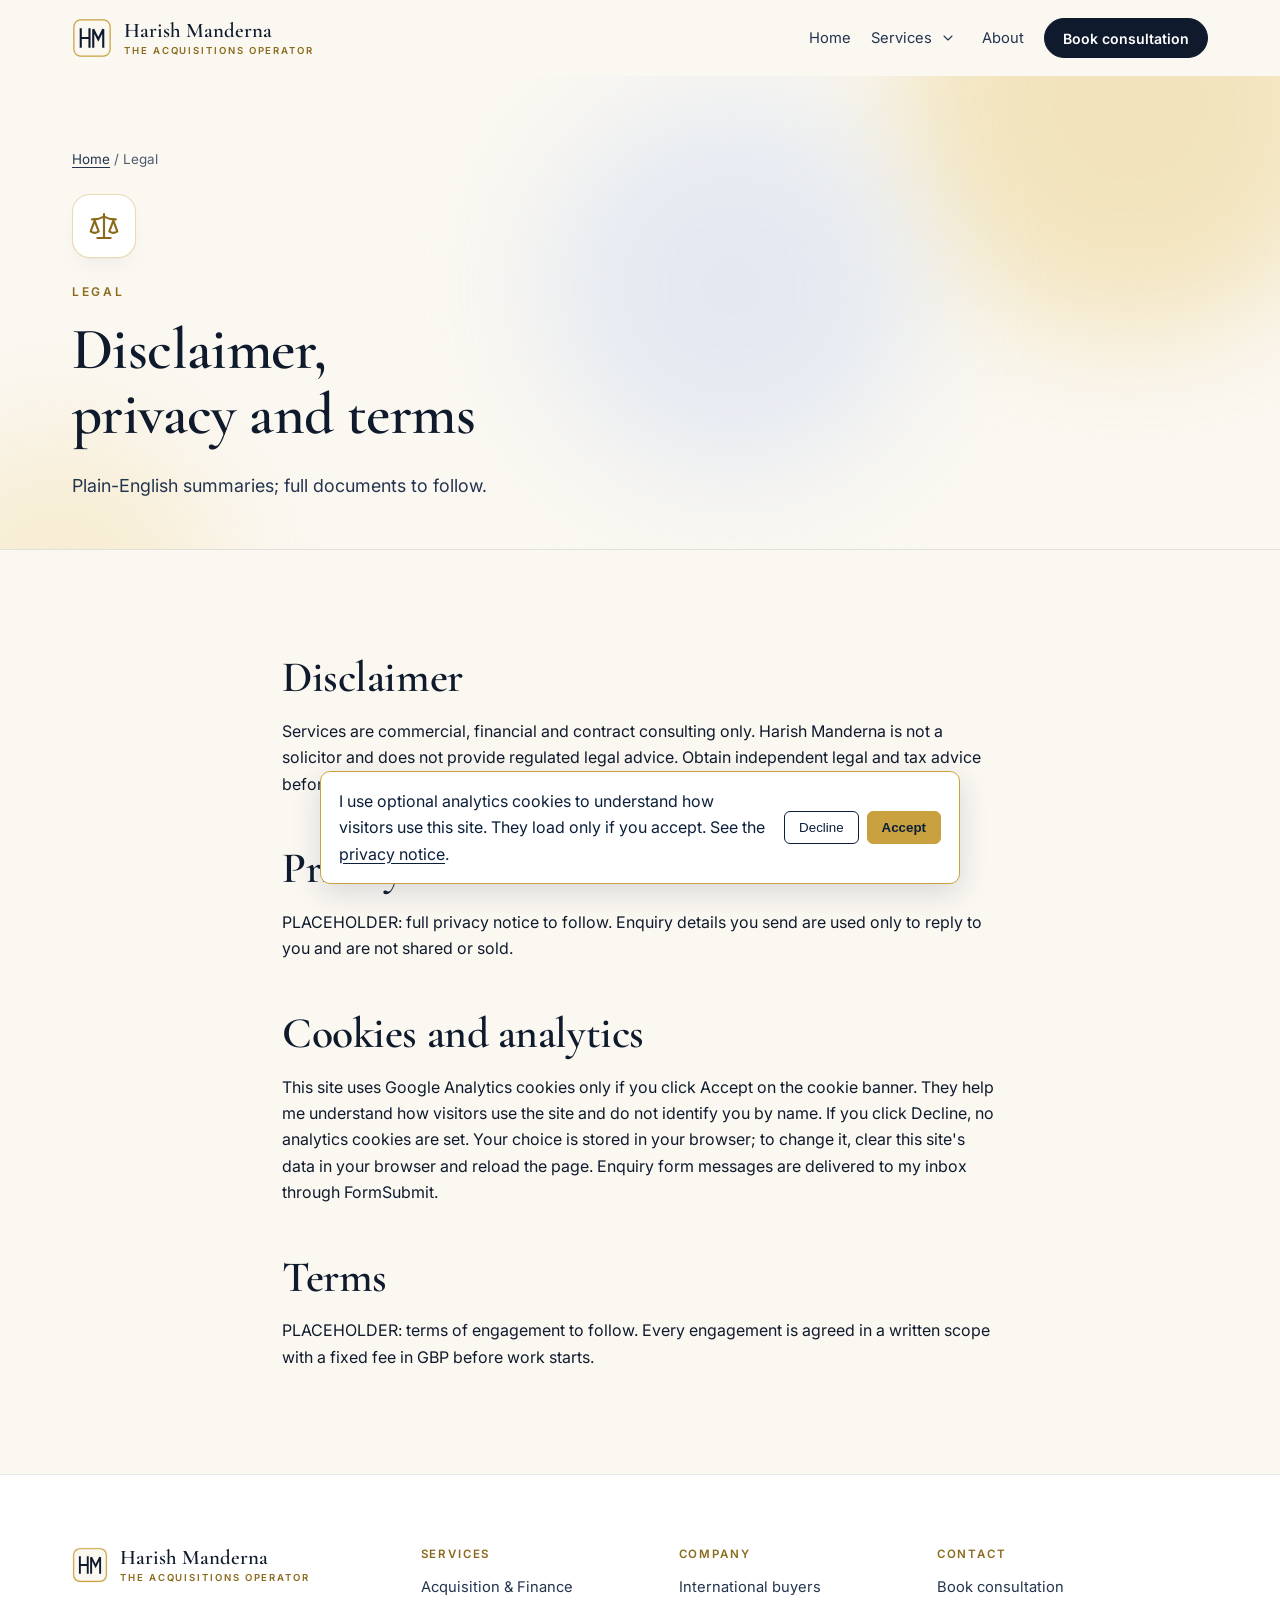
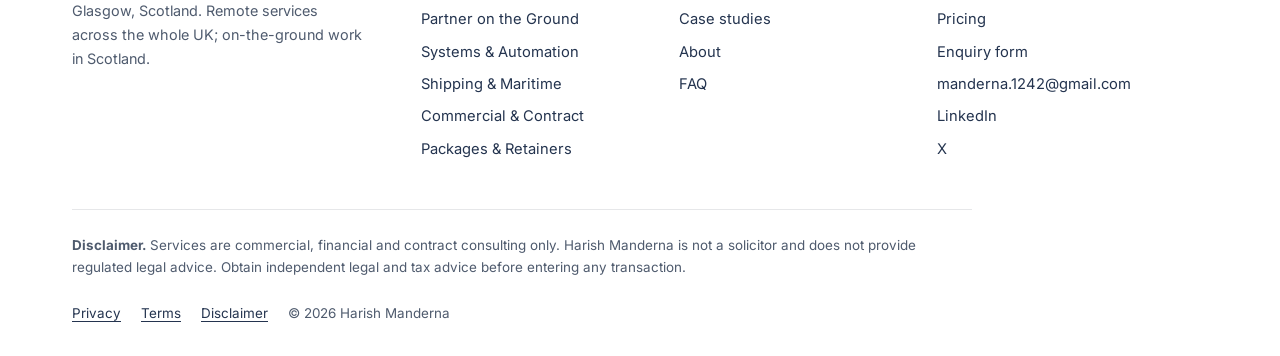
<file: legal.html>
<!doctype html>
<html lang="en-GB">
<head>
<meta charset="utf-8">
<meta name="viewport" content="width=device-width, initial-scale=1">
<title>Legal | Harish Manderna</title>
<meta name="description" content="Disclaimer, privacy and terms for harishmanderna.com.">
<link rel="canonical" href="https://harishmanderna.com/legal.html">
<meta name="theme-color" content="#FBF8F2">
<meta property="og:type" content="website">
<meta property="og:site_name" content="Harish Manderna">
<meta property="og:title" content="Legal | Harish Manderna">
<meta property="og:description" content="Disclaimer, privacy and terms for harishmanderna.com.">
<meta property="og:url" content="https://harishmanderna.com/legal.html">
<meta property="og:image" content="https://harishmanderna.com/assets/og-image.jpg">
<meta property="og:locale" content="en_GB">
<meta name="twitter:card" content="summary_large_image">
<meta property="og:image:width" content="1200">
<meta property="og:image:height" content="630">
<meta property="og:image:alt" content="Harish Manderna">
<meta name="twitter:title" content="Legal | Harish Manderna">
<meta name="twitter:description" content="Disclaimer, privacy and terms for harishmanderna.com.">
<meta name="twitter:image" content="https://harishmanderna.com/assets/og-image.jpg">
<meta name="twitter:site" content="@harishmanderna">
<link rel="icon" href="/favicon.svg" type="image/svg+xml">
<link rel="preconnect" href="https://fonts.googleapis.com">
<link rel="preconnect" href="https://fonts.gstatic.com" crossorigin>
<link href="https://fonts.googleapis.com/css2?family=Cormorant+Garamond:wght@500;600&family=Inter:wght@400;500;600&display=swap" rel="stylesheet">
<link rel="stylesheet" href="/css/styles.css">
<script src="js/consent.js" defer></script>
</head>
<body class="">
<a class="skip" href="#main">Skip to content</a>
<header class="nav" id="top">
  <div class="wrap nav-in">
    <a class="brand" href="/" aria-label="Harish Manderna, home"><img src="/assets/logo.svg" alt="" width="40" height="40"><span>Harish Manderna<small>The acquisitions operator</small></span></a>
    <button class="menu-btn" aria-expanded="false" aria-controls="menu"><span class="sr">Menu</span><i></i><i></i></button>
    <nav id="menu" aria-label="Primary">
      <a href="/">Home</a><div class="dd"><a class="dd-link" href="/services.html">Services</a><button class="dd-btn" aria-expanded="false" aria-controls="dd-services"><span class="sr">Show service categories</span><svg class="ic ic-xs" viewBox="0 0 24 24" aria-hidden="true" focusable="false" fill="none" stroke="currentColor" stroke-width="1.6" stroke-linecap="round" stroke-linejoin="round"><path pathLength="1" d="m6 9 6 6 6-6" /></svg></button>
          <div class="dd-panel" id="dd-services"><a class="dd-all" href="/services.html#international-buyers">International buyers <svg class="ic ic-xs" viewBox="0 0 24 24" aria-hidden="true" focusable="false" fill="none" stroke="currentColor" stroke-width="1.6" stroke-linecap="round" stroke-linejoin="round"><path pathLength="1" d="M5 12h14" /> <path pathLength="1" d="m12 5 7 7-7 7" /></svg></a><a href="/services.html#acquisition-finance"><svg class="ic ic-sm" viewBox="0 0 24 24" aria-hidden="true" focusable="false" fill="none" stroke="currentColor" stroke-width="1.6" stroke-linecap="round" stroke-linejoin="round"><path pathLength="1" d="M16 7h6v6" /> <path pathLength="1" d="m22 7-8.5 8.5-5-5L2 17" /></svg><span>Acquisition &amp; Finance<small>UK-wide</small></span></a><a href="/services.html#partner-on-the-ground-scotland"><svg class="ic ic-sm" viewBox="0 0 24 24" aria-hidden="true" focusable="false" fill="none" stroke="currentColor" stroke-width="1.6" stroke-linecap="round" stroke-linejoin="round"><path pathLength="1" d="M20 10c0 4.993-5.539 10.193-7.399 11.799a1 1 0 0 1-1.202 0C9.539 20.193 4 14.993 4 10a8 8 0 0 1 16 0" /> <circle pathLength="1" cx="12" cy="10" r="3" /></svg><span>Partner on the Ground in Scotland<small>Scotland</small></span></a><a href="/services.html#systems-automation"><svg class="ic ic-sm" viewBox="0 0 24 24" aria-hidden="true" focusable="false" fill="none" stroke="currentColor" stroke-width="1.6" stroke-linecap="round" stroke-linejoin="round"><rect pathLength="1" width="8" height="8" x="3" y="3" rx="2" /> <path pathLength="1" d="M7 11v4a2 2 0 0 0 2 2h4" /> <rect pathLength="1" width="8" height="8" x="13" y="13" rx="2" /></svg><span>Systems &amp; Automation<small>UK-wide</small></span></a><a href="/services.html#shipping-maritime"><svg class="ic ic-sm" viewBox="0 0 24 24" aria-hidden="true" focusable="false" fill="none" stroke="currentColor" stroke-width="1.6" stroke-linecap="round" stroke-linejoin="round"><path pathLength="1" d="M12 2v2" /> <path pathLength="1" d="M12 9.189V13" /> <path pathLength="1" d="M19 12V6a2 2 0 00-2-2H7a2 2 0 00-2 2v6" /> <path pathLength="1" d="M19.38 19A11.6 11.6 0 0021 13l-8.188-3.639a2 2 0 00-1.624 0L3 13.001a11.6 11.6 0 002.81 7.76" /> <path pathLength="1" d="M2 20c.6.5 1.2 1 2.5 1 2.5 0 2.5-2 5-2 1.3 0 1.9.5 2.5 1s1.2 1 2.5 1c2.5 0 2.5-2 5-2 1.3 0 1.9.5 2.5 1" /></svg><span>Shipping &amp; Maritime<small>UK-wide</small></span></a><a href="/services.html#commercial-contract"><svg class="ic ic-sm" viewBox="0 0 24 24" aria-hidden="true" focusable="false" fill="none" stroke="currentColor" stroke-width="1.6" stroke-linecap="round" stroke-linejoin="round"><path pathLength="1" d="M12 3v18" /> <path pathLength="1" d="m19 8 3 8a5 5 0 0 1-6 0zV7" /> <path pathLength="1" d="M3 7h1a17 17 0 0 0 8-2 17 17 0 0 0 8 2h1" /> <path pathLength="1" d="m5 8 3 8a5 5 0 0 1-6 0zV7" /> <path pathLength="1" d="M7 21h10" /></svg><span>Commercial &amp; Contract<small>UK-wide</small></span></a><a href="/services.html#packages-retainers"><svg class="ic ic-sm" viewBox="0 0 24 24" aria-hidden="true" focusable="false" fill="none" stroke="currentColor" stroke-width="1.6" stroke-linecap="round" stroke-linejoin="round"><path pathLength="1" d="M12.83 2.18a2 2 0 0 0-1.66 0L2.6 6.08a1 1 0 0 0 0 1.83l8.58 3.91a2 2 0 0 0 1.66 0l8.58-3.9a1 1 0 0 0 0-1.83z" /> <path pathLength="1" d="M2 12a1 1 0 0 0 .58.91l8.6 3.91a2 2 0 0 0 1.65 0l8.58-3.9A1 1 0 0 0 22 12" /> <path pathLength="1" d="M2 17a1 1 0 0 0 .58.91l8.6 3.91a2 2 0 0 0 1.65 0l8.58-3.9A1 1 0 0 0 22 17" /></svg><span>Packages &amp; Retainers<small>UK-wide</small></span></a></div></div><a href="/about.html">About</a>
      <a class="btn btn-sm" href="/book.html">Book consultation</a>
    </nav>
  </div>
</header>
<main id="main">
<section class="phero"><div class="mesh" aria-hidden="true"><span class="b1"></span><span class="b2"></span><span class="b3"></span></div>
  <div class="wrap phero-in"><nav class="crumbs" aria-label="Breadcrumb"><a href="/">Home</a> <span aria-hidden="true">/</span> <span aria-current="page">Legal</span></nav><span class="hero-ic"><svg class="ic" viewBox="0 0 24 24" aria-hidden="true" focusable="false" fill="none" stroke="currentColor" stroke-width="1.6" stroke-linecap="round" stroke-linejoin="round"><path pathLength="1" d="M12 3v18" /> <path pathLength="1" d="m19 8 3 8a5 5 0 0 1-6 0zV7" /> <path pathLength="1" d="M3 7h1a17 17 0 0 0 8-2 17 17 0 0 0 8 2h1" /> <path pathLength="1" d="m5 8 3 8a5 5 0 0 1-6 0zV7" /> <path pathLength="1" d="M7 21h10" /></svg></span><p class="eyebrow h-anim">Legal</p><h1 class="h-anim">Disclaimer, privacy and terms</h1><p class="lede h-anim">Plain-English summaries; full documents to follow.</p></div></section>
<section class="sec"><div class="wrap narrow prose">
<h2 id="disclaimer">Disclaimer</h2><p>Services are commercial, financial and contract consulting only. Harish Manderna is not a solicitor and does not provide regulated legal advice. Obtain independent legal and tax advice before entering any transaction.</p>
<h2 id="privacy">Privacy</h2><p>PLACEHOLDER: full privacy notice to follow. Enquiry details you send are used only to reply to you and are not shared or sold.</p>
<h2 id="cookies">Cookies and analytics</h2><p>This site uses Google Analytics cookies only if you click Accept on the cookie banner. They help me understand how visitors use the site and do not identify you by name. If you click Decline, no analytics cookies are set. Your choice is stored in your browser; to change it, clear this site's data in your browser and reload the page. Enquiry form messages are delivered to my inbox through FormSubmit.</p>
<h2 id="terms">Terms</h2><p>PLACEHOLDER: terms of engagement to follow. Every engagement is agreed in a written scope with a fixed fee in GBP before work starts.</p>
</div></section>
</main>
<footer class="foot">
  <div class="wrap">
    <div class="foot-grid">
      <div>
        <a class="brand" href="/"><img src="/assets/logo.svg" alt="" width="36" height="36"><span>Harish Manderna<small>The acquisitions operator</small></span></a>
        <p class="foot-note">Glasgow, Scotland. Remote services across the whole UK; on-the-ground work in Scotland.</p>
      </div>
      <nav aria-label="Footer: services"><h2 class="foot-h">Services</h2><a href="/services.html#acquisition-finance">Acquisition &amp; Finance</a><a href="/services.html#partner-on-the-ground-scotland">Partner on the Ground</a><a href="/services.html#systems-automation">Systems &amp; Automation</a><a href="/services.html#shipping-maritime">Shipping &amp; Maritime</a><a href="/services.html#commercial-contract">Commercial &amp; Contract</a><a href="/services.html#packages-retainers">Packages &amp; Retainers</a></nav>
      <nav aria-label="Footer: company"><h2 class="foot-h">Company</h2>
        <a href="/services.html#international-buyers">International buyers</a><a href="/services.html#case-studies">Case studies</a><a href="/about.html">About</a><a href="/about.html#faq">FAQ</a>
      </nav>
      <nav aria-label="Footer: contact"><h2 class="foot-h">Contact</h2>
        <a href="/book.html">Book consultation</a><a href="/book.html#pricing">Pricing</a><a href="/book.html#enquiry">Enquiry form</a><a href="mailto:manderna.1242@gmail.com">manderna.1242@gmail.com</a><a href="https://www.linkedin.com/in/harishmanderna" target="_blank" rel="noopener">LinkedIn</a><a href="https://x.com/harishmanderna" target="_blank" rel="noopener">X</a>
      </nav>
    </div>
    <p class="disclaimer" id="disclaimer"><strong>Disclaimer.</strong> Services are commercial, financial and contract consulting only. Harish Manderna is not a solicitor and does not provide regulated legal advice. Obtain independent legal and tax advice before entering any transaction.</p>
    <p class="foot-links"><a href="/legal.html#privacy">Privacy</a> <a href="/legal.html#terms">Terms</a> <a href="/legal.html#disclaimer">Disclaimer</a> <span>&copy; <span id="yr">2026</span> Harish Manderna</span></p>
  </div>
</footer>
<script src="/js/main.js" defer></script>
</body>
</html>
</file>
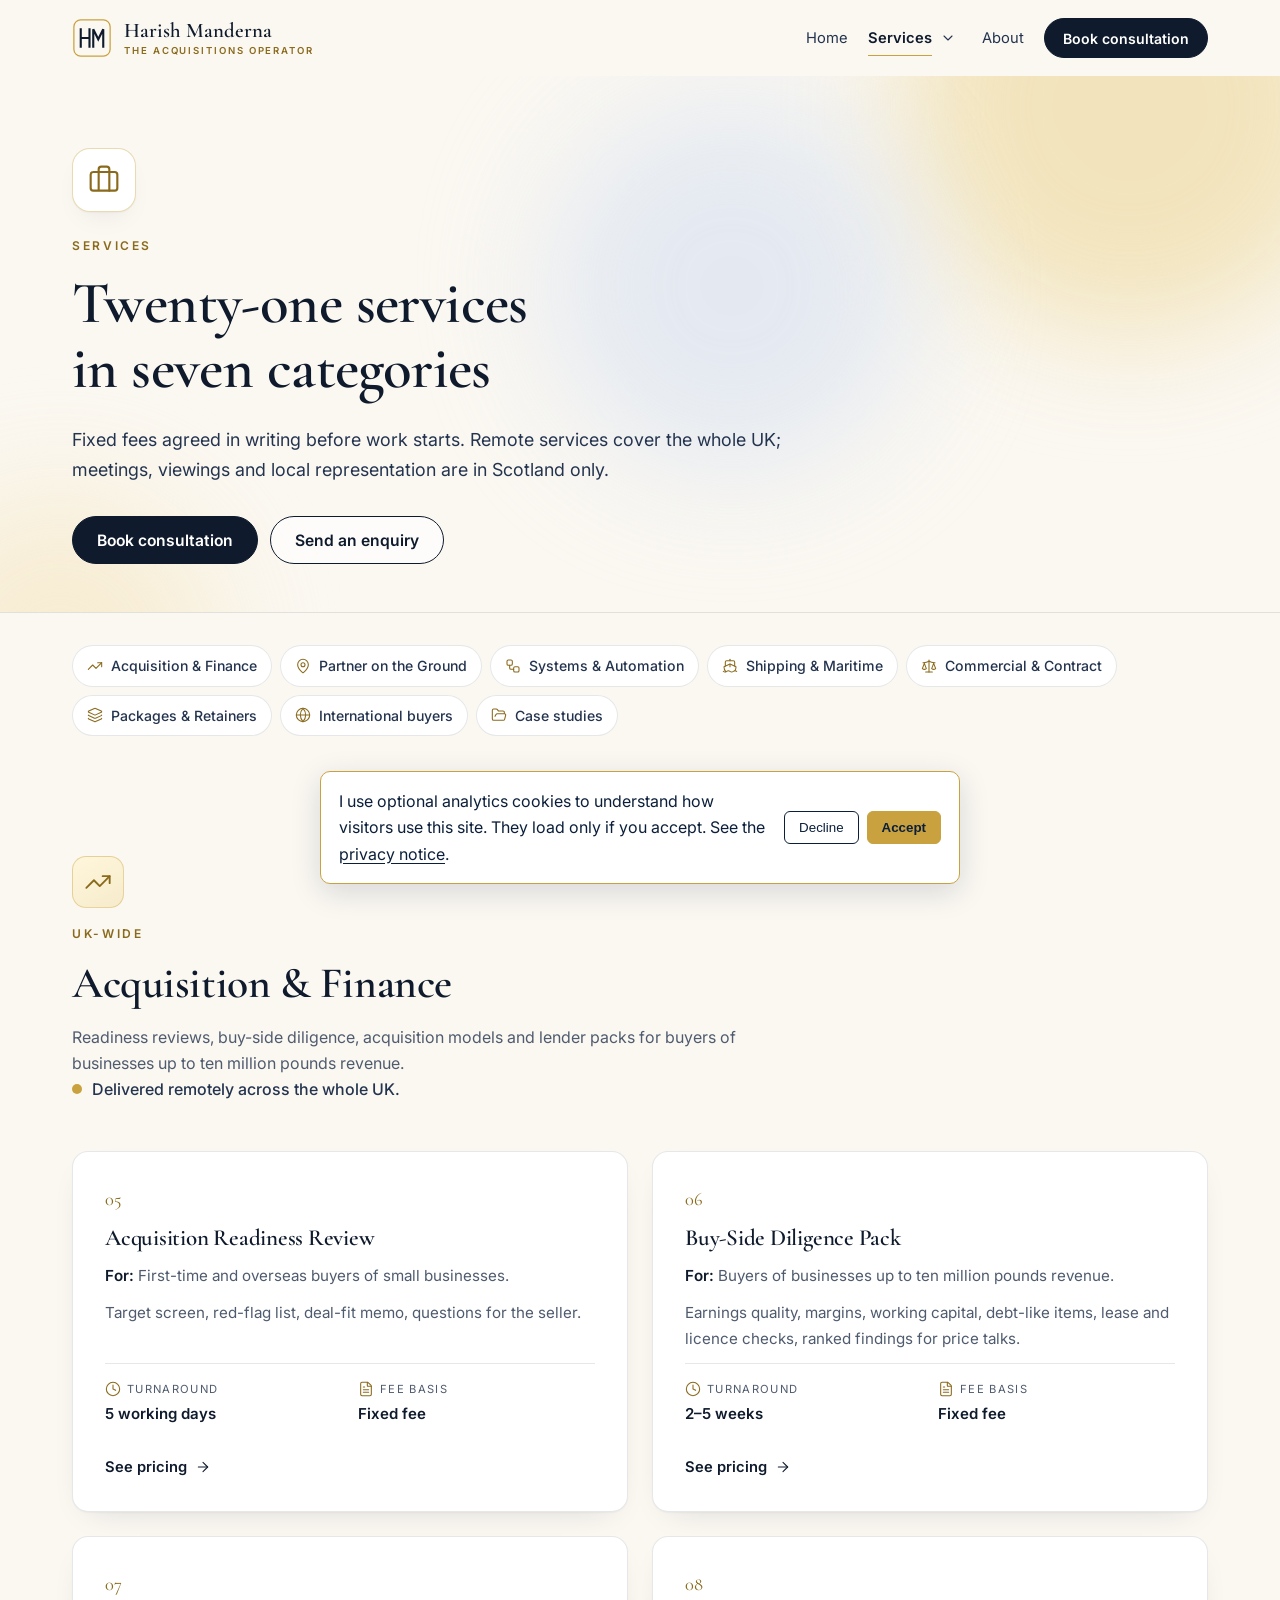
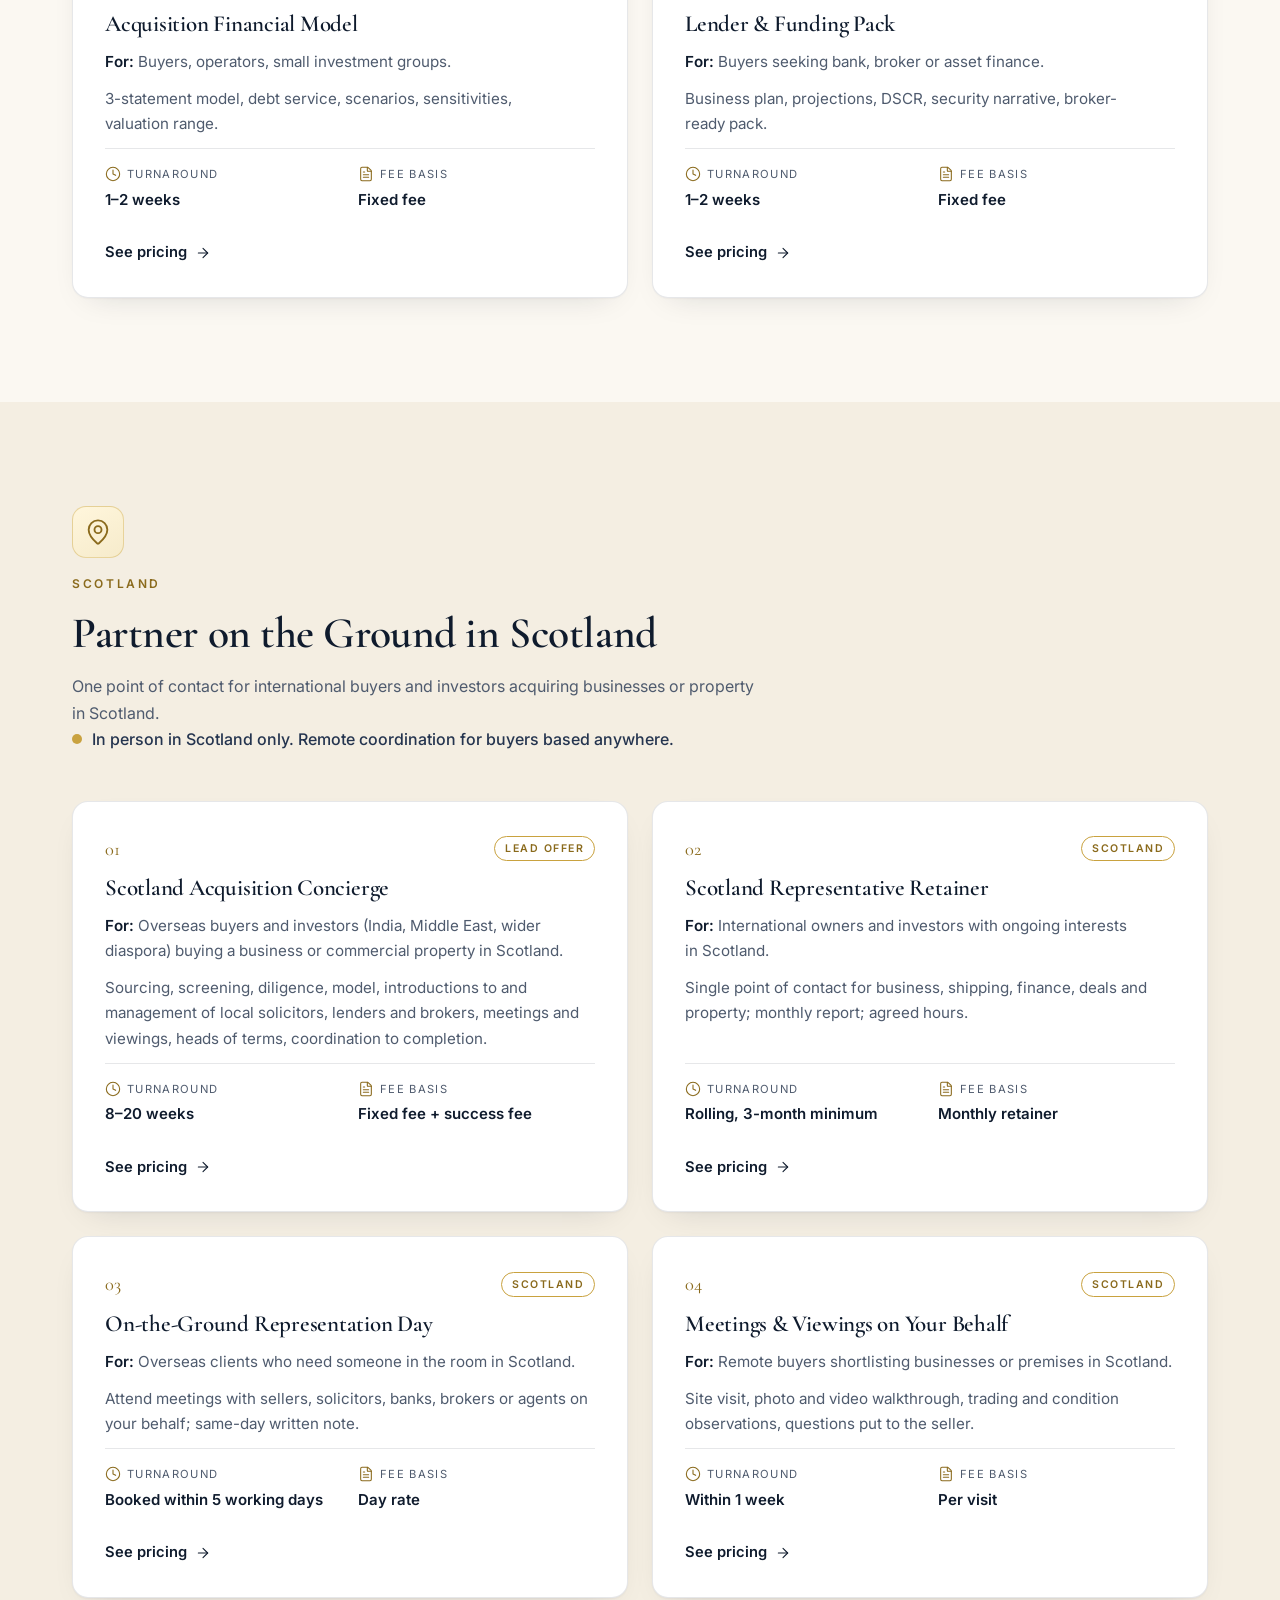
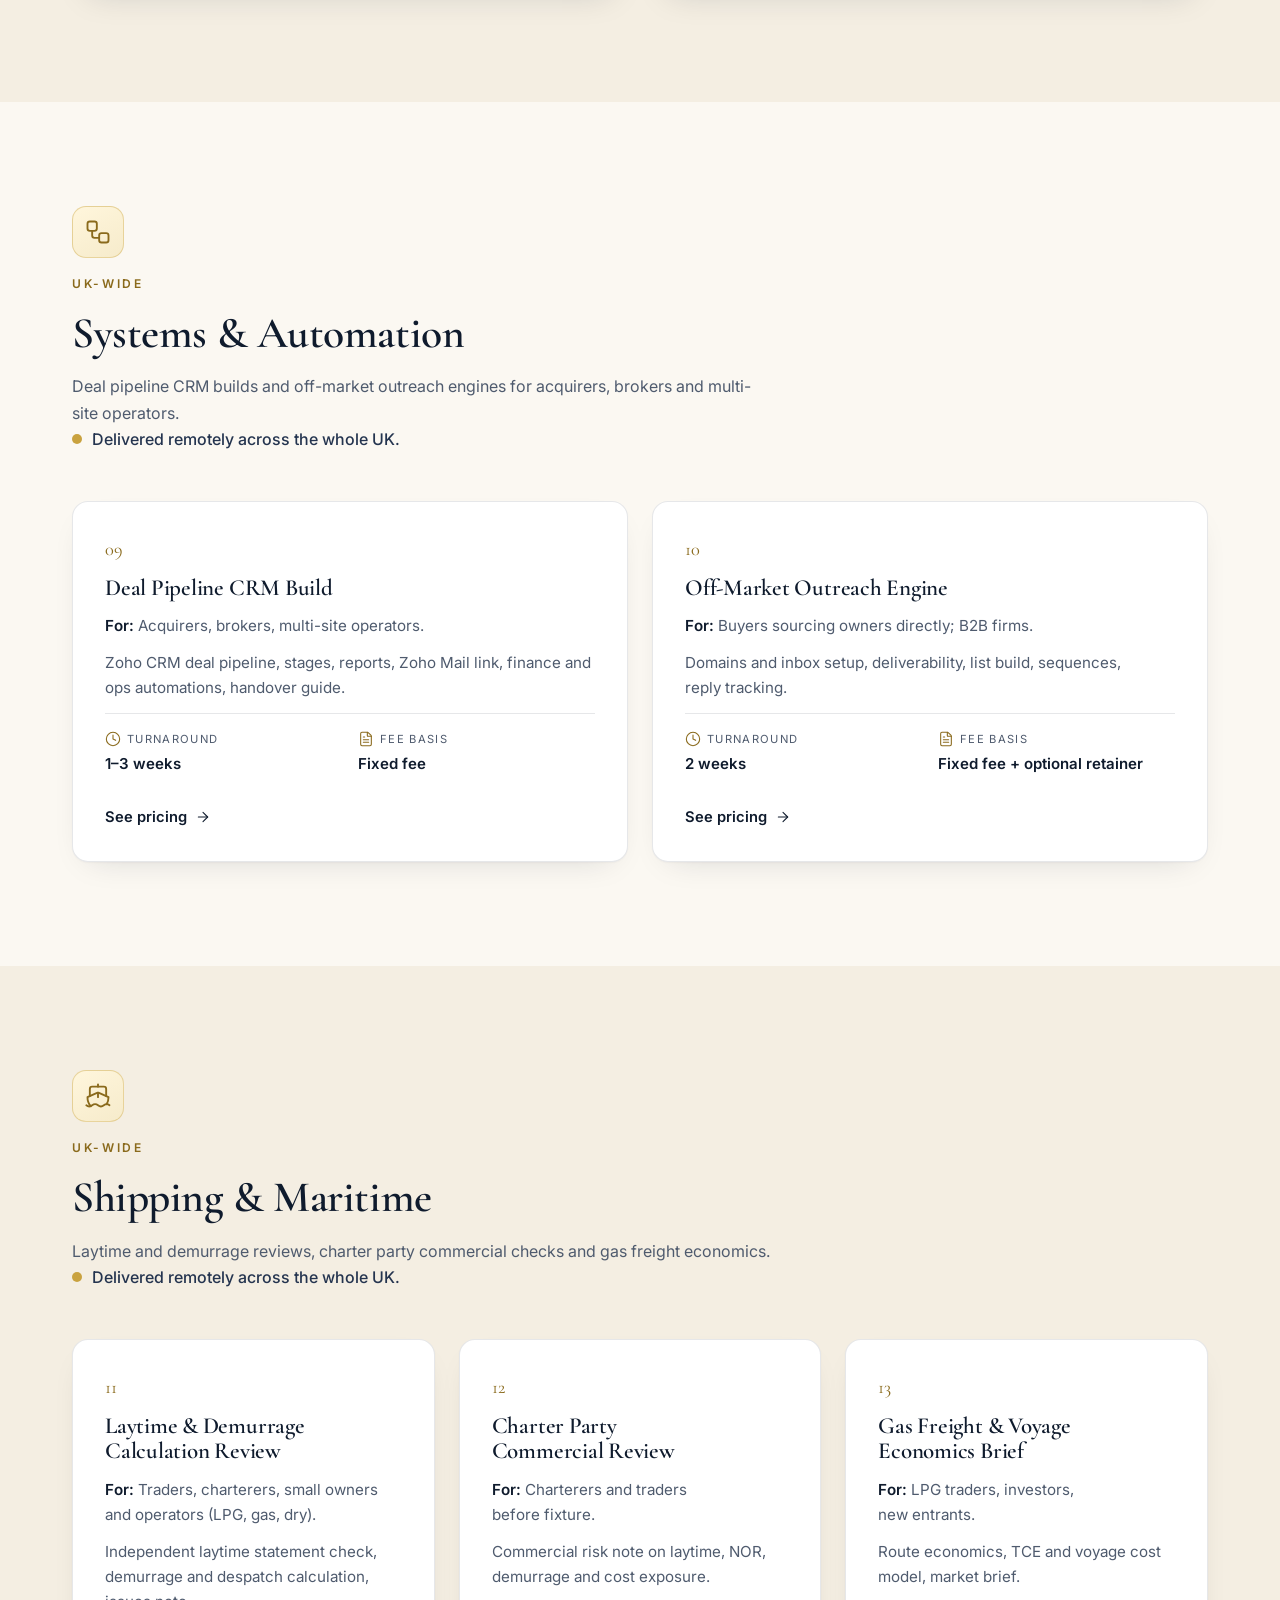
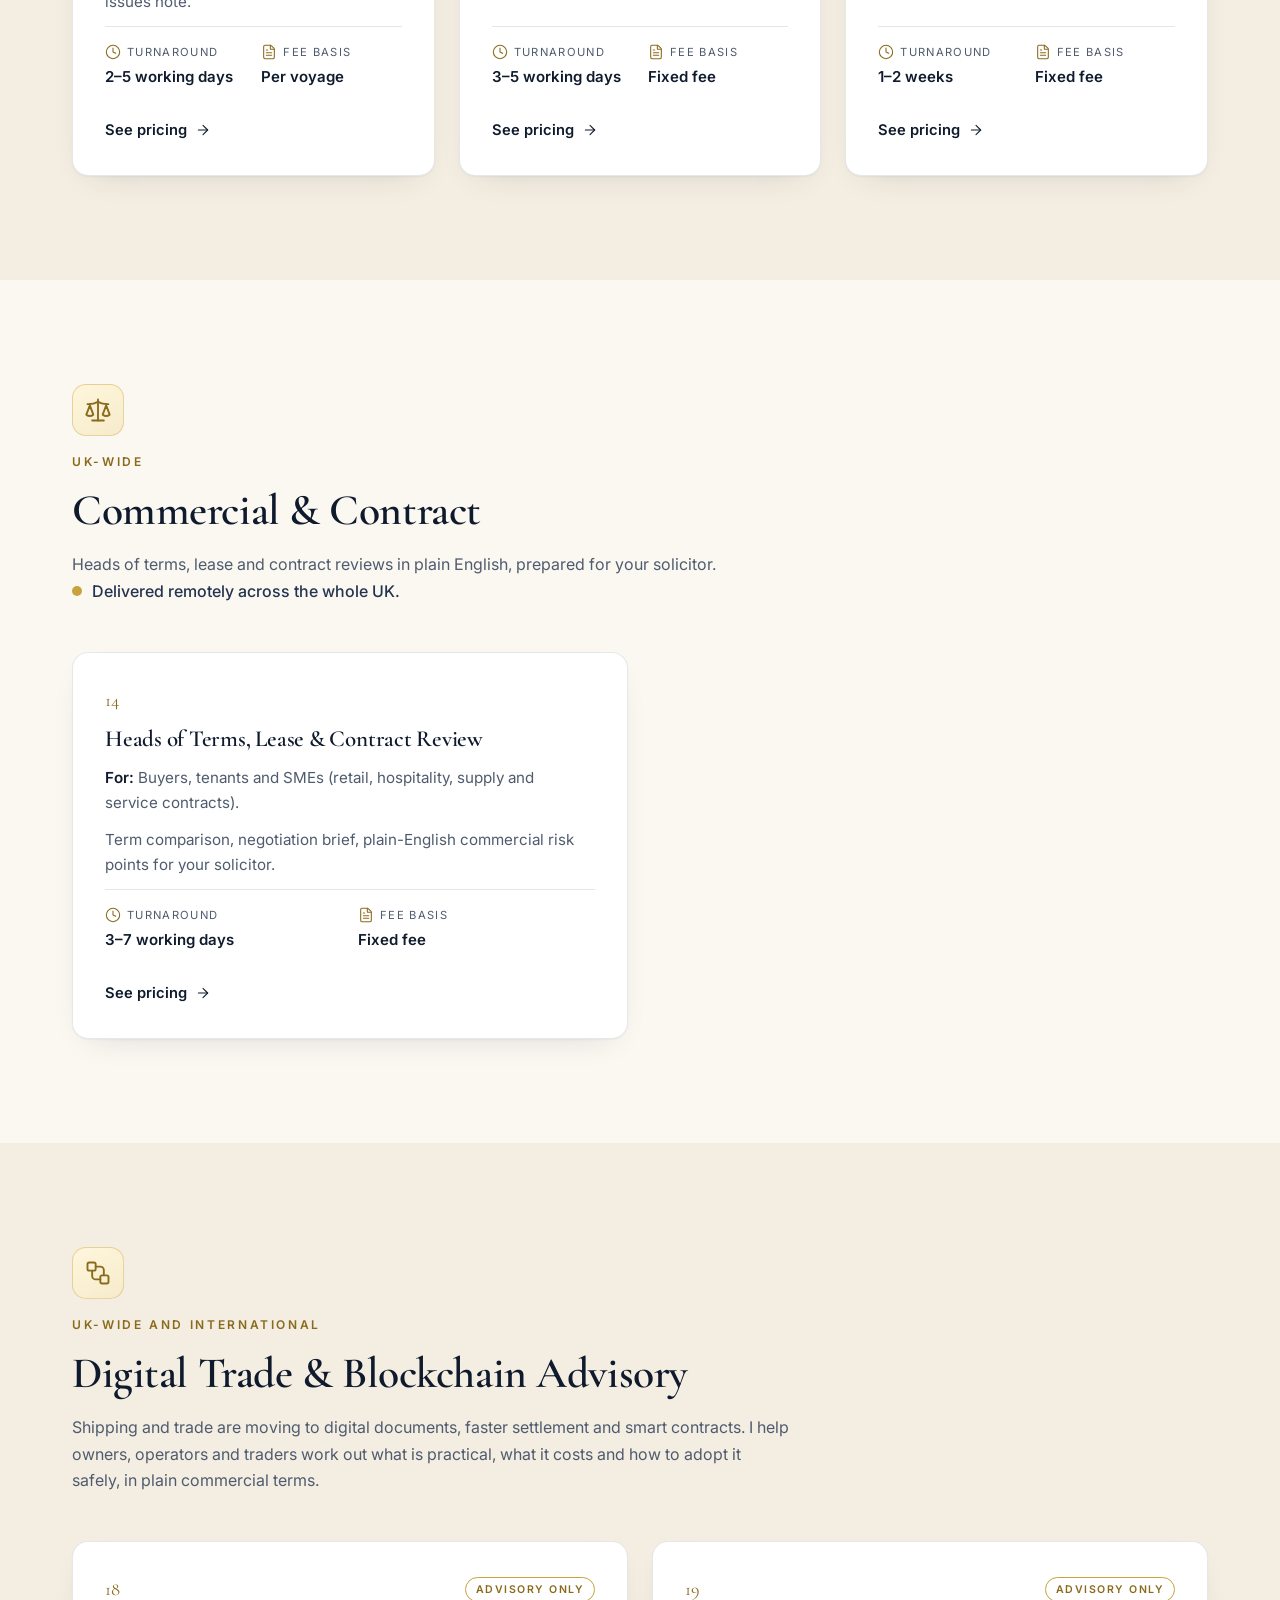
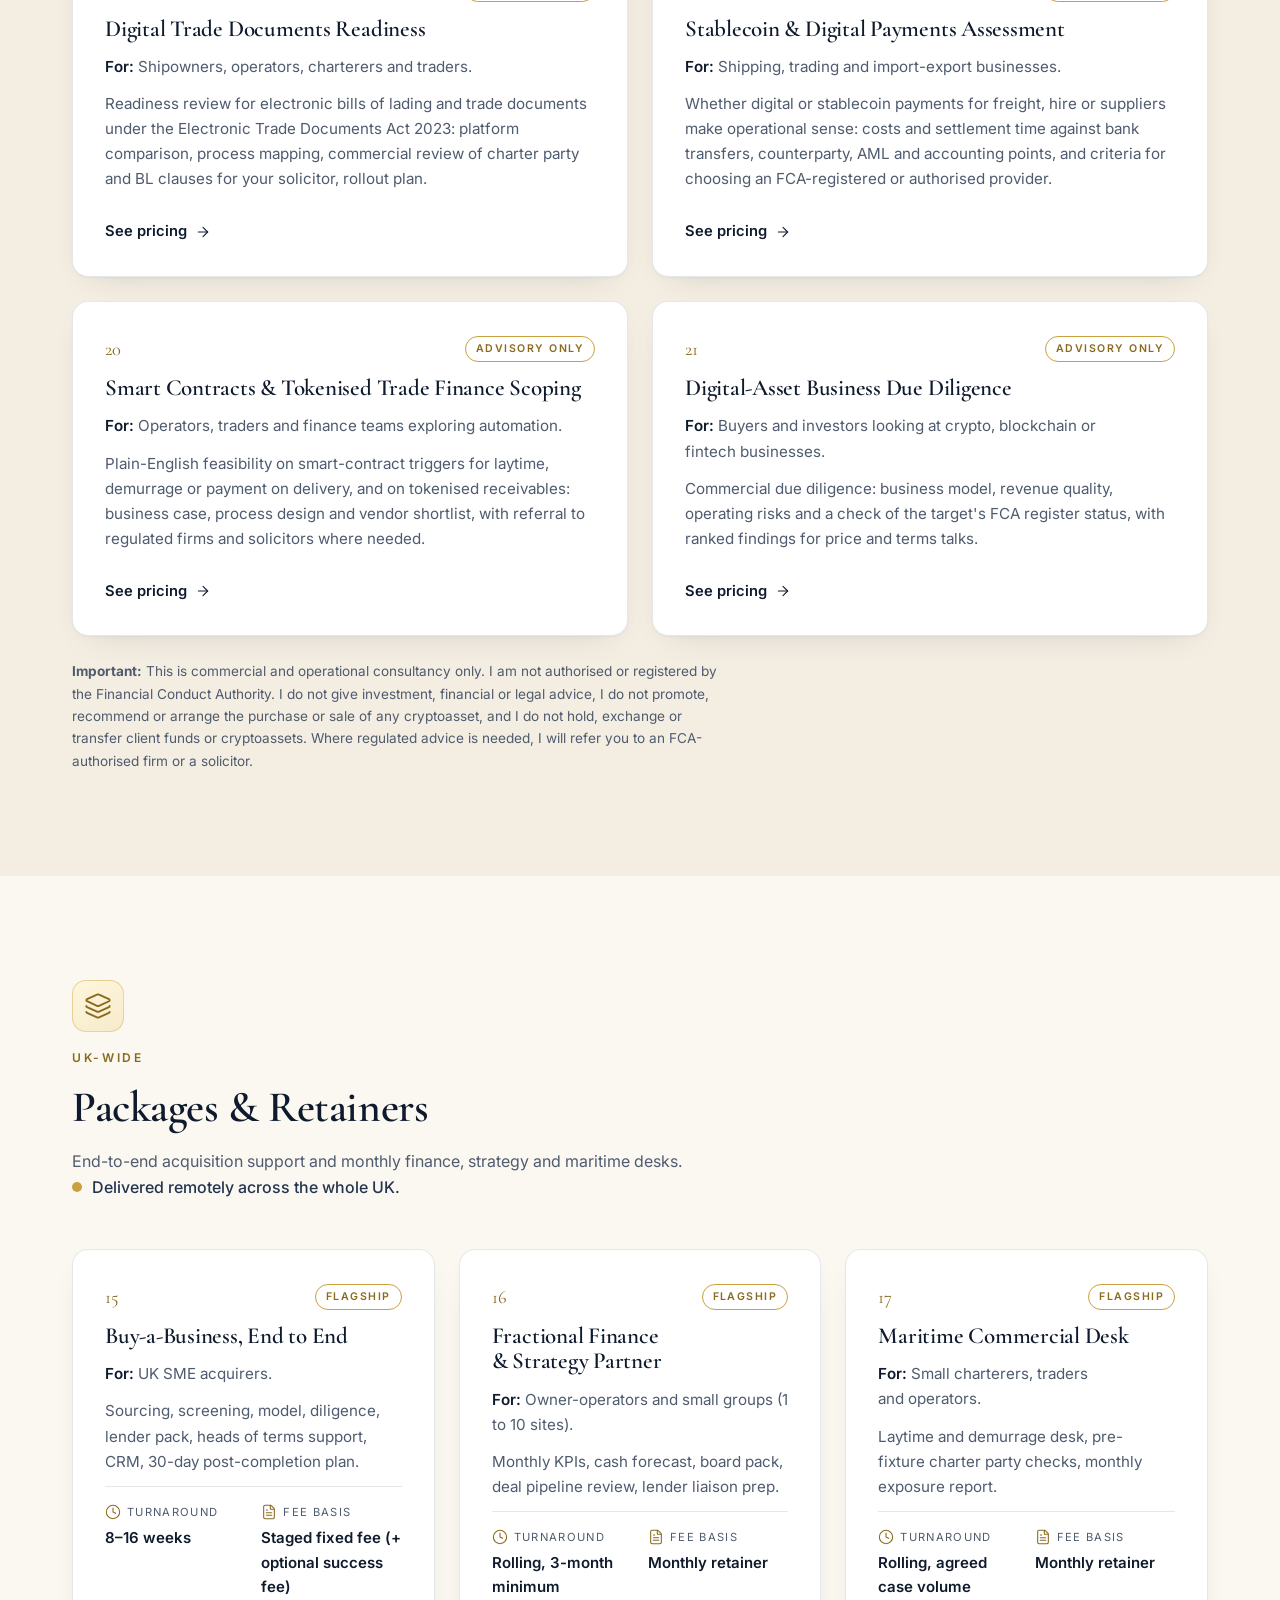
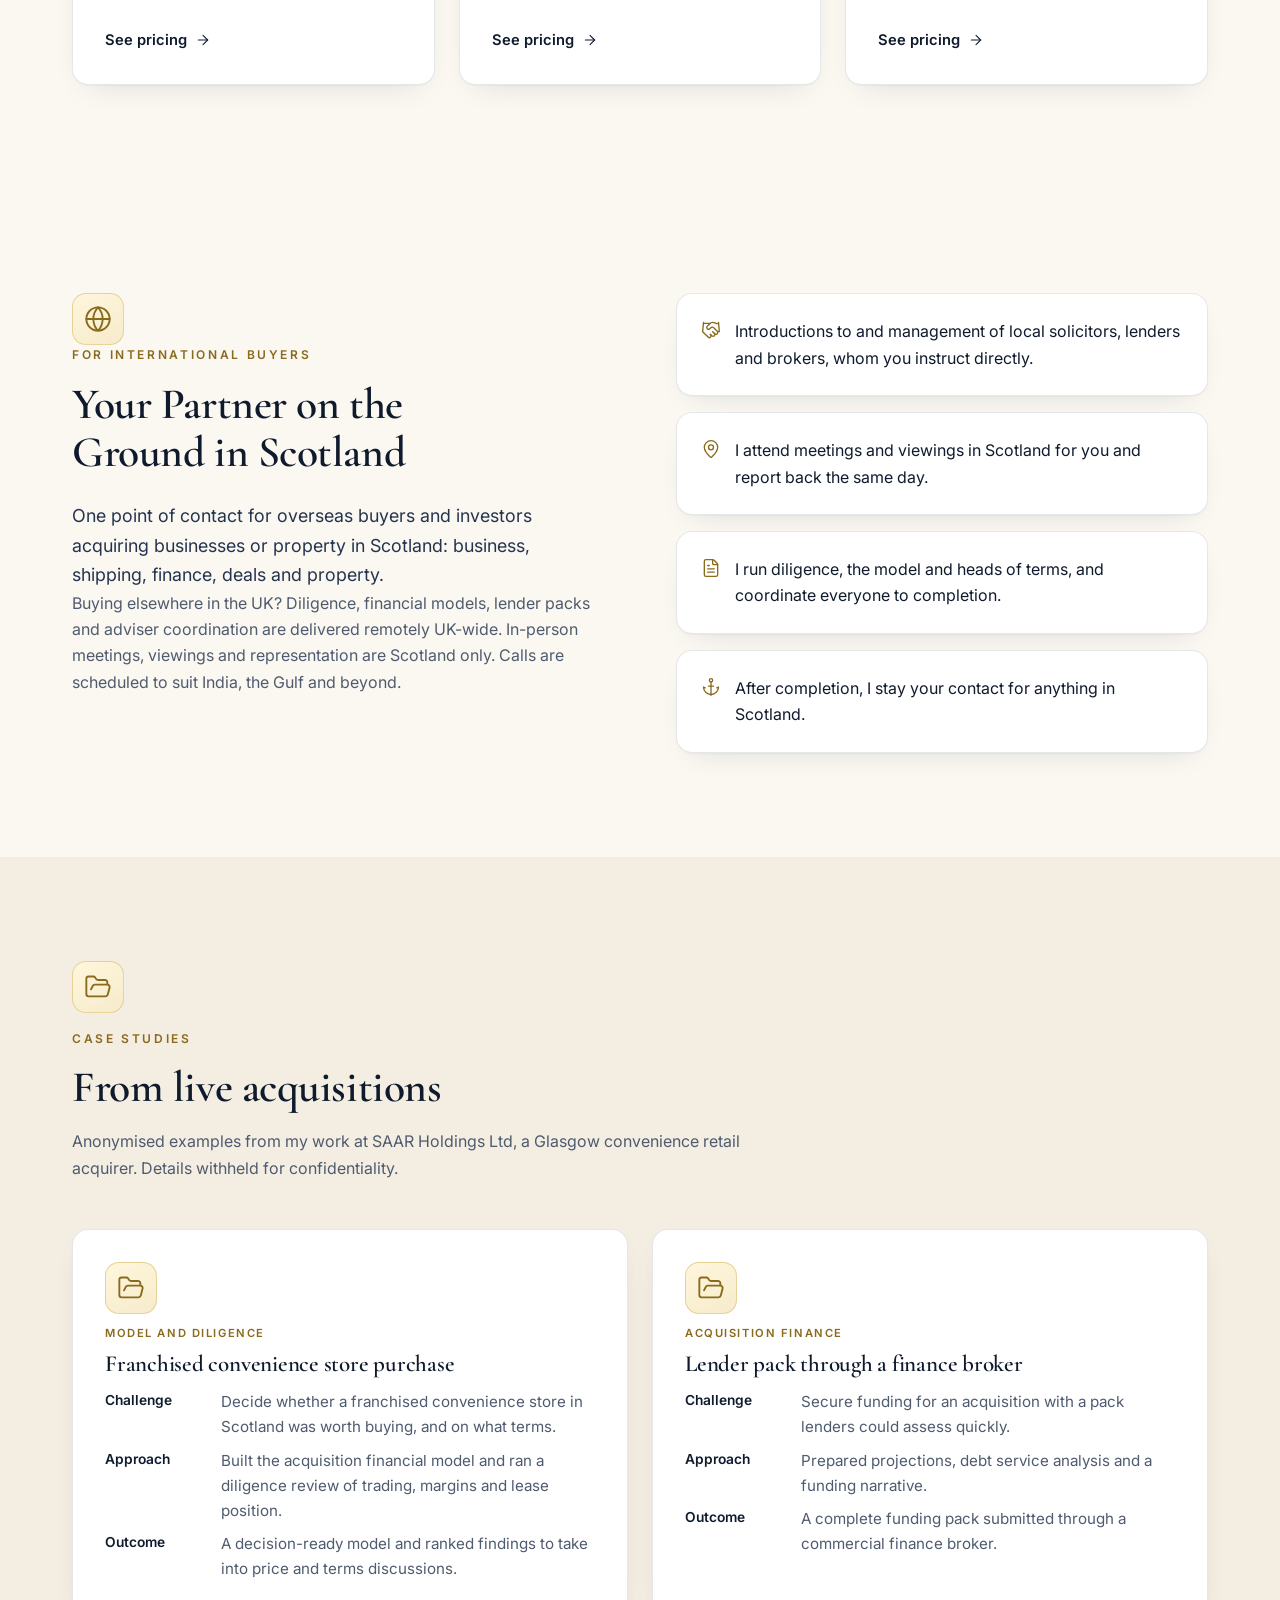
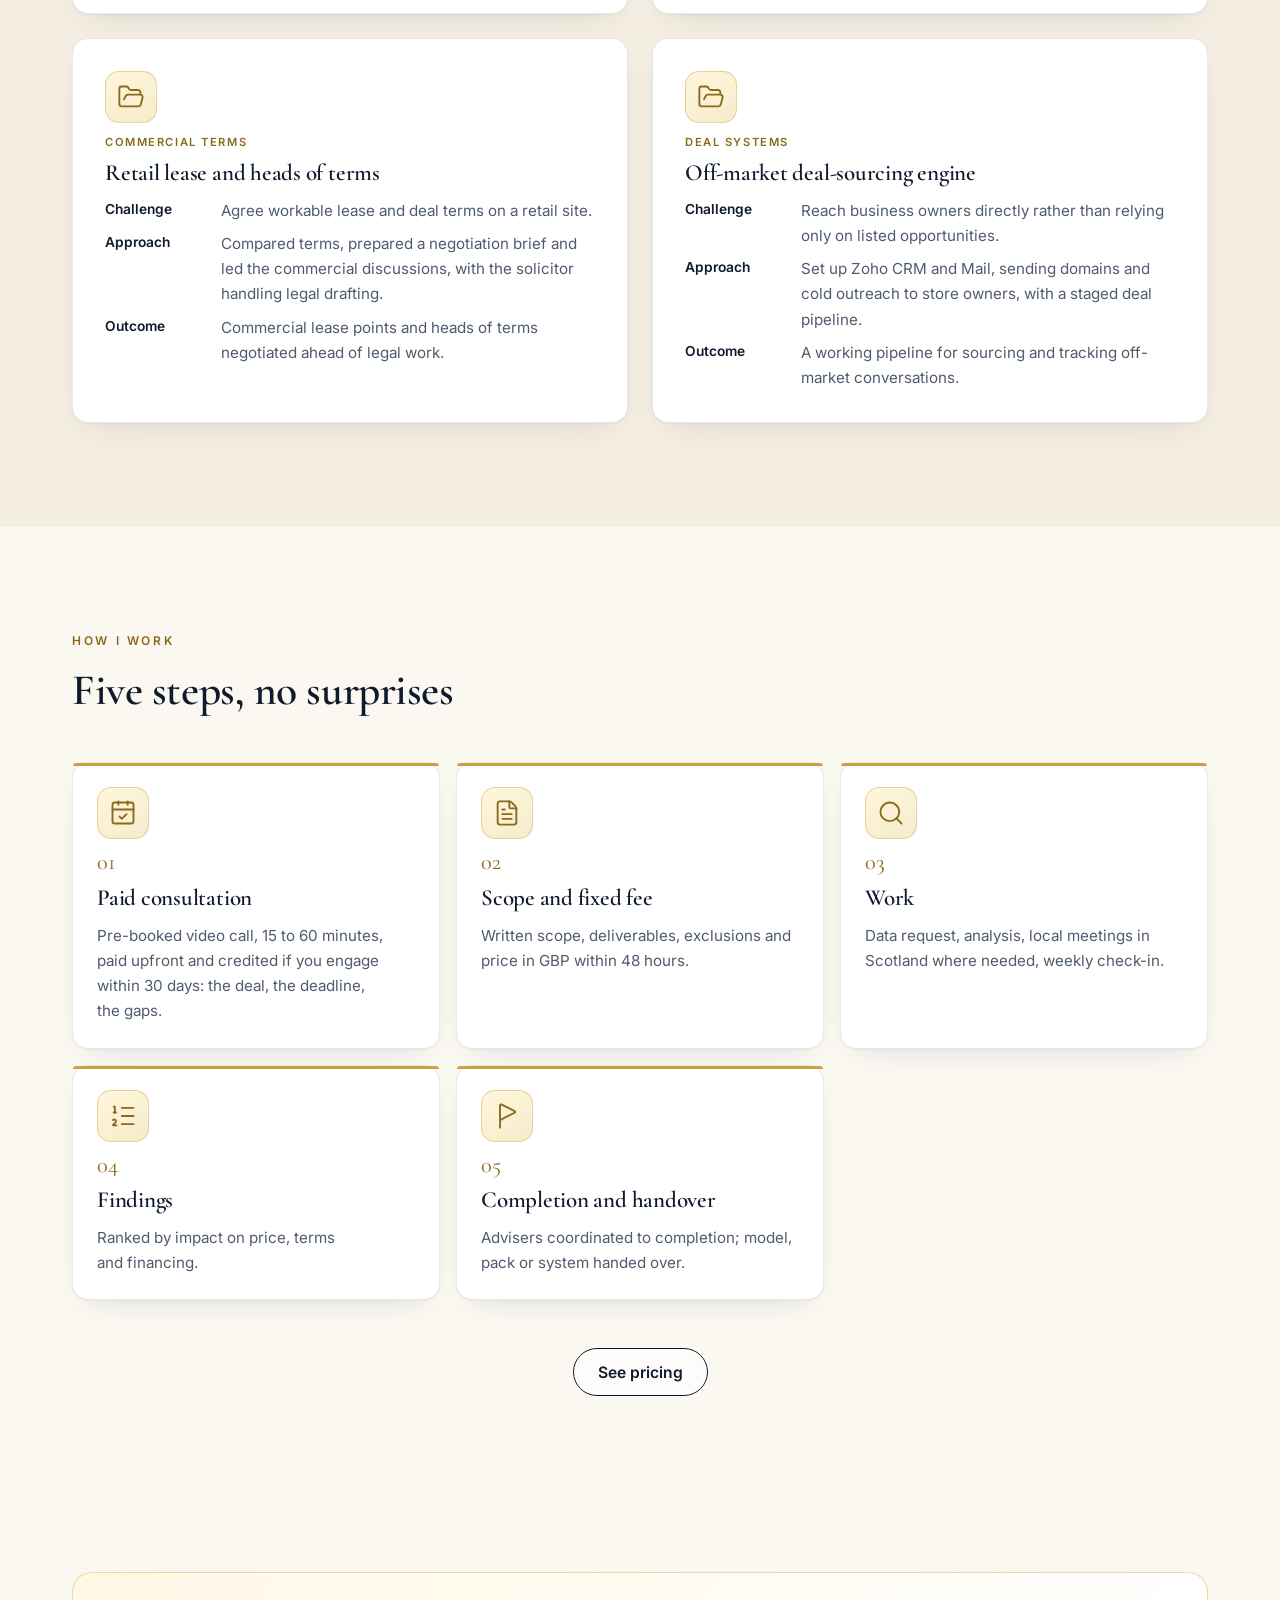
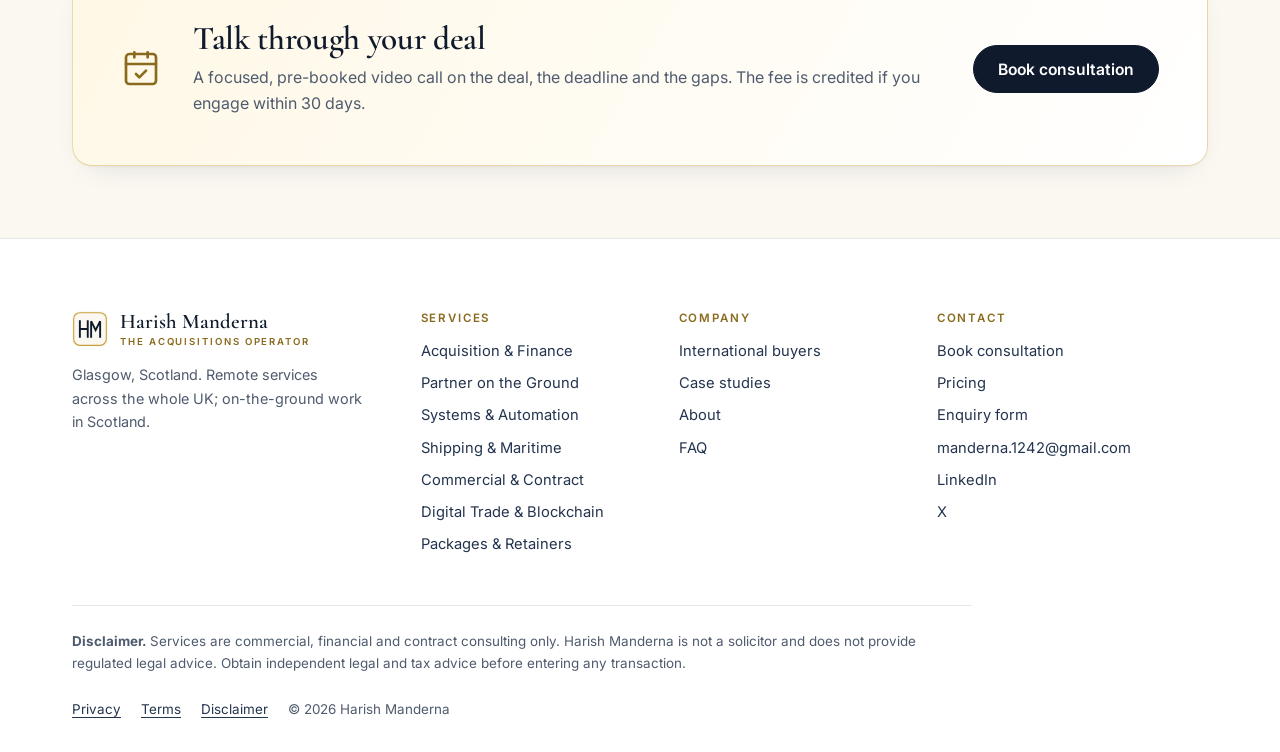
<file: services.html>
<!doctype html>
<html lang="en-GB">
<head>
<meta charset="utf-8">
<meta name="viewport" content="width=device-width, initial-scale=1">
<title>Acquisition Diligence, Models and Lender Packs | Harish Manderna</title>
<meta name="description" content="Twenty-one acquisition, finance, systems, maritime, contract and digital trade services in seven categories, an offer for international buyers in Scotland, and anonymised case studies.">
<link rel="canonical" href="https://harishmanderna.com/services.html">
<meta name="theme-color" content="#FBF8F2">
<meta property="og:type" content="website">
<meta property="og:site_name" content="Harish Manderna">
<meta property="og:title" content="Acquisition Diligence, Models and Lender Packs | Harish Manderna">
<meta property="og:description" content="Twenty-one acquisition, finance, systems, maritime, contract and digital trade services in seven categories, an offer for international buyers in Scotland, and anonymised case studies.">
<meta property="og:url" content="https://harishmanderna.com/services.html">
<meta property="og:image" content="https://harishmanderna.com/assets/og-image.jpg">
<meta property="og:locale" content="en_GB">
<meta name="twitter:card" content="summary_large_image">
<meta property="og:image:width" content="1200">
<meta property="og:image:height" content="630">
<meta property="og:image:alt" content="Harish Manderna">
<meta name="twitter:title" content="Acquisition Diligence, Models and Lender Packs | Harish Manderna">
<meta name="twitter:description" content="Twenty-one acquisition, finance, systems, maritime, contract and digital trade services in seven categories, an offer for international buyers in Scotland, and anonymised case studies.">
<meta name="twitter:image" content="https://harishmanderna.com/assets/og-image.jpg">
<meta name="twitter:site" content="@harishmanderna">
<link rel="icon" href="/favicon.svg" type="image/svg+xml">
<link rel="preconnect" href="https://fonts.googleapis.com">
<link rel="preconnect" href="https://fonts.gstatic.com" crossorigin>
<link href="https://fonts.googleapis.com/css2?family=Cormorant+Garamond:wght@500;600&family=Inter:wght@400;500;600&display=swap" rel="stylesheet">
<link rel="stylesheet" href="/css/styles.css">
<script src="js/consent.js" defer></script>
</head>
<body class="">
<a class="skip" href="#main">Skip to content</a>
<header class="nav" id="top">
  <div class="wrap nav-in">
    <a class="brand" href="/" aria-label="Harish Manderna, home"><img src="/assets/logo.svg" alt="" width="40" height="40"><span>Harish Manderna<small>The acquisitions operator</small></span></a>
    <button class="menu-btn" aria-expanded="false" aria-controls="menu"><span class="sr">Menu</span><i></i><i></i></button>
    <nav id="menu" aria-label="Primary">
      <a href="/">Home</a><div class="dd"><a class="dd-link" href="/services.html" aria-current="page">Services</a><button class="dd-btn" aria-expanded="false" aria-controls="dd-services"><span class="sr">Show service categories</span><svg class="ic ic-xs" viewBox="0 0 24 24" aria-hidden="true" focusable="false" fill="none" stroke="currentColor" stroke-width="1.6" stroke-linecap="round" stroke-linejoin="round"><path pathLength="1" d="m6 9 6 6 6-6" /></svg></button>
          <div class="dd-panel" id="dd-services"><a class="dd-all" href="/services.html#international-buyers">International buyers <svg class="ic ic-xs" viewBox="0 0 24 24" aria-hidden="true" focusable="false" fill="none" stroke="currentColor" stroke-width="1.6" stroke-linecap="round" stroke-linejoin="round"><path pathLength="1" d="M5 12h14" /> <path pathLength="1" d="m12 5 7 7-7 7" /></svg></a><a href="/services.html#acquisition-finance"><svg class="ic ic-sm" viewBox="0 0 24 24" aria-hidden="true" focusable="false" fill="none" stroke="currentColor" stroke-width="1.6" stroke-linecap="round" stroke-linejoin="round"><path pathLength="1" d="M16 7h6v6" /> <path pathLength="1" d="m22 7-8.5 8.5-5-5L2 17" /></svg><span>Acquisition &amp; Finance<small>UK-wide</small></span></a><a href="/services.html#partner-on-the-ground-scotland"><svg class="ic ic-sm" viewBox="0 0 24 24" aria-hidden="true" focusable="false" fill="none" stroke="currentColor" stroke-width="1.6" stroke-linecap="round" stroke-linejoin="round"><path pathLength="1" d="M20 10c0 4.993-5.539 10.193-7.399 11.799a1 1 0 0 1-1.202 0C9.539 20.193 4 14.993 4 10a8 8 0 0 1 16 0" /> <circle pathLength="1" cx="12" cy="10" r="3" /></svg><span>Partner on the Ground in Scotland<small>Scotland</small></span></a><a href="/services.html#systems-automation"><svg class="ic ic-sm" viewBox="0 0 24 24" aria-hidden="true" focusable="false" fill="none" stroke="currentColor" stroke-width="1.6" stroke-linecap="round" stroke-linejoin="round"><rect pathLength="1" width="8" height="8" x="3" y="3" rx="2" /> <path pathLength="1" d="M7 11v4a2 2 0 0 0 2 2h4" /> <rect pathLength="1" width="8" height="8" x="13" y="13" rx="2" /></svg><span>Systems &amp; Automation<small>UK-wide</small></span></a><a href="/services.html#shipping-maritime"><svg class="ic ic-sm" viewBox="0 0 24 24" aria-hidden="true" focusable="false" fill="none" stroke="currentColor" stroke-width="1.6" stroke-linecap="round" stroke-linejoin="round"><path pathLength="1" d="M12 2v2" /> <path pathLength="1" d="M12 9.189V13" /> <path pathLength="1" d="M19 12V6a2 2 0 00-2-2H7a2 2 0 00-2 2v6" /> <path pathLength="1" d="M19.38 19A11.6 11.6 0 0021 13l-8.188-3.639a2 2 0 00-1.624 0L3 13.001a11.6 11.6 0 002.81 7.76" /> <path pathLength="1" d="M2 20c.6.5 1.2 1 2.5 1 2.5 0 2.5-2 5-2 1.3 0 1.9.5 2.5 1s1.2 1 2.5 1c2.5 0 2.5-2 5-2 1.3 0 1.9.5 2.5 1" /></svg><span>Shipping &amp; Maritime<small>UK-wide</small></span></a><a href="/services.html#commercial-contract"><svg class="ic ic-sm" viewBox="0 0 24 24" aria-hidden="true" focusable="false" fill="none" stroke="currentColor" stroke-width="1.6" stroke-linecap="round" stroke-linejoin="round"><path pathLength="1" d="M12 3v18" /> <path pathLength="1" d="m19 8 3 8a5 5 0 0 1-6 0zV7" /> <path pathLength="1" d="M3 7h1a17 17 0 0 0 8-2 17 17 0 0 0 8 2h1" /> <path pathLength="1" d="m5 8 3 8a5 5 0 0 1-6 0zV7" /> <path pathLength="1" d="M7 21h10" /></svg><span>Commercial &amp; Contract<small>UK-wide</small></span></a><a href="/services.html#digital-trade-blockchain"><svg class="ic ic-sm" viewBox="0 0 24 24" aria-hidden="true" focusable="false" fill="none" stroke="currentColor" stroke-width="1.6" stroke-linecap="round" stroke-linejoin="round"><rect pathLength="1" x="3" y="3" width="7" height="7" rx="1.5" /> <rect pathLength="1" x="14" y="14" width="7" height="7" rx="1.5" /> <path pathLength="1" d="M10 6.5h4a3 3 0 0 1 3 3V14" /> <path pathLength="1" d="M14 17.5h-4a3 3 0 0 1-3-3V10" /></svg><span>Digital Trade &amp; Blockchain<small>UK-wide</small></span></a><a href="/services.html#packages-retainers"><svg class="ic ic-sm" viewBox="0 0 24 24" aria-hidden="true" focusable="false" fill="none" stroke="currentColor" stroke-width="1.6" stroke-linecap="round" stroke-linejoin="round"><path pathLength="1" d="M12.83 2.18a2 2 0 0 0-1.66 0L2.6 6.08a1 1 0 0 0 0 1.83l8.58 3.91a2 2 0 0 0 1.66 0l8.58-3.9a1 1 0 0 0 0-1.83z" /> <path pathLength="1" d="M2 12a1 1 0 0 0 .58.91l8.6 3.91a2 2 0 0 0 1.65 0l8.58-3.9A1 1 0 0 0 22 12" /> <path pathLength="1" d="M2 17a1 1 0 0 0 .58.91l8.6 3.91a2 2 0 0 0 1.65 0l8.58-3.9A1 1 0 0 0 22 17" /></svg><span>Packages &amp; Retainers<small>UK-wide</small></span></a></div></div><a href="/about.html">About</a>
      <a class="btn btn-sm" href="/book.html">Book consultation</a>
    </nav>
  </div>
</header>
<main id="main">
<section class="phero"><div class="mesh" aria-hidden="true"><span class="b1"></span><span class="b2"></span><span class="b3"></span></div>
  <div class="wrap phero-in"><span class="hero-ic"><svg class="ic" viewBox="0 0 24 24" aria-hidden="true" focusable="false" fill="none" stroke="currentColor" stroke-width="1.6" stroke-linecap="round" stroke-linejoin="round"><path pathLength="1" d="M16 20V4a2 2 0 0 0-2-2h-4a2 2 0 0 0-2 2v16" /> <rect pathLength="1" width="20" height="14" x="2" y="6" rx="2" /></svg></span><p class="eyebrow h-anim">Services</p><h1 class="h-anim">Twenty-one services in seven categories</h1><p class="lede h-anim">Fixed fees agreed in writing before work starts. Remote services cover the whole UK; meetings, viewings and local representation are in Scotland only.</p><div class="cta-row"><a class="btn" href="/book.html">Book consultation</a><a class="btn btn-ghost" href="/book.html#enquiry">Send an enquiry</a></div></div></section>
<nav class="jump wrap" aria-label="On this page"><a href="#acquisition-finance"><svg class="ic ic-xs" viewBox="0 0 24 24" aria-hidden="true" focusable="false" fill="none" stroke="currentColor" stroke-width="1.6" stroke-linecap="round" stroke-linejoin="round"><path pathLength="1" d="M16 7h6v6" /> <path pathLength="1" d="m22 7-8.5 8.5-5-5L2 17" /></svg>Acquisition &amp; Finance</a><a href="#partner-on-the-ground-scotland"><svg class="ic ic-xs" viewBox="0 0 24 24" aria-hidden="true" focusable="false" fill="none" stroke="currentColor" stroke-width="1.6" stroke-linecap="round" stroke-linejoin="round"><path pathLength="1" d="M20 10c0 4.993-5.539 10.193-7.399 11.799a1 1 0 0 1-1.202 0C9.539 20.193 4 14.993 4 10a8 8 0 0 1 16 0" /> <circle pathLength="1" cx="12" cy="10" r="3" /></svg>Partner on the Ground</a><a href="#systems-automation"><svg class="ic ic-xs" viewBox="0 0 24 24" aria-hidden="true" focusable="false" fill="none" stroke="currentColor" stroke-width="1.6" stroke-linecap="round" stroke-linejoin="round"><rect pathLength="1" width="8" height="8" x="3" y="3" rx="2" /> <path pathLength="1" d="M7 11v4a2 2 0 0 0 2 2h4" /> <rect pathLength="1" width="8" height="8" x="13" y="13" rx="2" /></svg>Systems &amp; Automation</a><a href="#shipping-maritime"><svg class="ic ic-xs" viewBox="0 0 24 24" aria-hidden="true" focusable="false" fill="none" stroke="currentColor" stroke-width="1.6" stroke-linecap="round" stroke-linejoin="round"><path pathLength="1" d="M12 2v2" /> <path pathLength="1" d="M12 9.189V13" /> <path pathLength="1" d="M19 12V6a2 2 0 00-2-2H7a2 2 0 00-2 2v6" /> <path pathLength="1" d="M19.38 19A11.6 11.6 0 0021 13l-8.188-3.639a2 2 0 00-1.624 0L3 13.001a11.6 11.6 0 002.81 7.76" /> <path pathLength="1" d="M2 20c.6.5 1.2 1 2.5 1 2.5 0 2.5-2 5-2 1.3 0 1.9.5 2.5 1s1.2 1 2.5 1c2.5 0 2.5-2 5-2 1.3 0 1.9.5 2.5 1" /></svg>Shipping &amp; Maritime</a><a href="#commercial-contract"><svg class="ic ic-xs" viewBox="0 0 24 24" aria-hidden="true" focusable="false" fill="none" stroke="currentColor" stroke-width="1.6" stroke-linecap="round" stroke-linejoin="round"><path pathLength="1" d="M12 3v18" /> <path pathLength="1" d="m19 8 3 8a5 5 0 0 1-6 0zV7" /> <path pathLength="1" d="M3 7h1a17 17 0 0 0 8-2 17 17 0 0 0 8 2h1" /> <path pathLength="1" d="m5 8 3 8a5 5 0 0 1-6 0zV7" /> <path pathLength="1" d="M7 21h10" /></svg>Commercial &amp; Contract</a><a href="#packages-retainers"><svg class="ic ic-xs" viewBox="0 0 24 24" aria-hidden="true" focusable="false" fill="none" stroke="currentColor" stroke-width="1.6" stroke-linecap="round" stroke-linejoin="round"><path pathLength="1" d="M12.83 2.18a2 2 0 0 0-1.66 0L2.6 6.08a1 1 0 0 0 0 1.83l8.58 3.91a2 2 0 0 0 1.66 0l8.58-3.9a1 1 0 0 0 0-1.83z" /> <path pathLength="1" d="M2 12a1 1 0 0 0 .58.91l8.6 3.91a2 2 0 0 0 1.65 0l8.58-3.9A1 1 0 0 0 22 12" /> <path pathLength="1" d="M2 17a1 1 0 0 0 .58.91l8.6 3.91a2 2 0 0 0 1.65 0l8.58-3.9A1 1 0 0 0 22 17" /></svg>Packages &amp; Retainers</a><a href="#international-buyers"><svg class="ic ic-xs" viewBox="0 0 24 24" aria-hidden="true" focusable="false" fill="none" stroke="currentColor" stroke-width="1.6" stroke-linecap="round" stroke-linejoin="round"><circle pathLength="1" cx="12" cy="12" r="10" /> <path pathLength="1" d="M12 2a14.5 14.5 0 0 0 0 20 14.5 14.5 0 0 0 0-20" /> <path pathLength="1" d="M2 12h20" /></svg>International buyers</a><a href="#case-studies"><svg class="ic ic-xs" viewBox="0 0 24 24" aria-hidden="true" focusable="false" fill="none" stroke="currentColor" stroke-width="1.6" stroke-linecap="round" stroke-linejoin="round"><path pathLength="1" d="m6 14 1.5-2.9A2 2 0 0 1 9.24 10H20a2 2 0 0 1 1.94 2.5l-1.54 6a2 2 0 0 1-1.95 1.5H4a2 2 0 0 1-2-2V5a2 2 0 0 1 2-2h3.9a2 2 0 0 1 1.69.9l.81 1.2a2 2 0 0 0 1.67.9H18a2 2 0 0 1 2 2v2" /></svg>Case studies</a></nav>
<section class="sec" id="acquisition-finance"><div class="wrap">
  <div class="sec-head reveal"><span class="card-ic"><svg class="ic" viewBox="0 0 24 24" aria-hidden="true" focusable="false" fill="none" stroke="currentColor" stroke-width="1.6" stroke-linecap="round" stroke-linejoin="round"><path pathLength="1" d="M16 7h6v6" /> <path pathLength="1" d="m22 7-8.5 8.5-5-5L2 17" /></svg></span><p class="eyebrow">UK-wide</p><h2>Acquisition &amp; Finance</h2><p class="muted">Readiness reviews, buy-side diligence, acquisition models and lender packs for buyers of businesses up to ten million pounds revenue.</p>
  <p class="geo"><span class="pin" aria-hidden="true"></span>Delivered remotely across the whole UK.</p></div>
  <div class="grid g2"><article class="card svc reveal"><div class="svc-top"><span class="svc-n">05</span></div><h3>Acquisition Readiness Review</h3>
  <p class="svc-for"><strong>For:</strong> First-time and overseas buyers of small businesses.</p><p>Target screen, red-flag list, deal-fit memo, questions for the seller.</p>
  <dl><div><dt><svg class="ic ic-xs" viewBox="0 0 24 24" aria-hidden="true" focusable="false" fill="none" stroke="currentColor" stroke-width="1.6" stroke-linecap="round" stroke-linejoin="round"><circle pathLength="1" cx="12" cy="12" r="10" /> <path pathLength="1" d="M12 6v6l4 2" /></svg> Turnaround</dt><dd>5 working days</dd></div><div><dt><svg class="ic ic-xs" viewBox="0 0 24 24" aria-hidden="true" focusable="false" fill="none" stroke="currentColor" stroke-width="1.6" stroke-linecap="round" stroke-linejoin="round"><path pathLength="1" d="M6 22a2 2 0 0 1-2-2V4a2 2 0 0 1 2-2h8a2.4 2.4 0 0 1 1.704.706l3.588 3.588A2.4 2.4 0 0 1 20 8v12a2 2 0 0 1-2 2z" /> <path pathLength="1" d="M14 2v5a1 1 0 0 0 1 1h5" /> <path pathLength="1" d="M10 9H8" /> <path pathLength="1" d="M16 13H8" /> <path pathLength="1" d="M16 17H8" /></svg> Fee basis</dt><dd>Fixed fee</dd></div></dl>
  <a class="card-more" href="/book.html#pricing">See pricing <svg class="ic ic-xs" viewBox="0 0 24 24" aria-hidden="true" focusable="false" fill="none" stroke="currentColor" stroke-width="1.6" stroke-linecap="round" stroke-linejoin="round"><path pathLength="1" d="M5 12h14" /> <path pathLength="1" d="m12 5 7 7-7 7" /></svg></a></article><article class="card svc reveal"><div class="svc-top"><span class="svc-n">06</span></div><h3>Buy-Side Diligence Pack</h3>
  <p class="svc-for"><strong>For:</strong> Buyers of businesses up to ten million pounds revenue.</p><p>Earnings quality, margins, working capital, debt-like items, lease and licence checks, ranked findings for price talks.</p>
  <dl><div><dt><svg class="ic ic-xs" viewBox="0 0 24 24" aria-hidden="true" focusable="false" fill="none" stroke="currentColor" stroke-width="1.6" stroke-linecap="round" stroke-linejoin="round"><circle pathLength="1" cx="12" cy="12" r="10" /> <path pathLength="1" d="M12 6v6l4 2" /></svg> Turnaround</dt><dd>2–5 weeks</dd></div><div><dt><svg class="ic ic-xs" viewBox="0 0 24 24" aria-hidden="true" focusable="false" fill="none" stroke="currentColor" stroke-width="1.6" stroke-linecap="round" stroke-linejoin="round"><path pathLength="1" d="M6 22a2 2 0 0 1-2-2V4a2 2 0 0 1 2-2h8a2.4 2.4 0 0 1 1.704.706l3.588 3.588A2.4 2.4 0 0 1 20 8v12a2 2 0 0 1-2 2z" /> <path pathLength="1" d="M14 2v5a1 1 0 0 0 1 1h5" /> <path pathLength="1" d="M10 9H8" /> <path pathLength="1" d="M16 13H8" /> <path pathLength="1" d="M16 17H8" /></svg> Fee basis</dt><dd>Fixed fee</dd></div></dl>
  <a class="card-more" href="/book.html#pricing">See pricing <svg class="ic ic-xs" viewBox="0 0 24 24" aria-hidden="true" focusable="false" fill="none" stroke="currentColor" stroke-width="1.6" stroke-linecap="round" stroke-linejoin="round"><path pathLength="1" d="M5 12h14" /> <path pathLength="1" d="m12 5 7 7-7 7" /></svg></a></article><article class="card svc reveal"><div class="svc-top"><span class="svc-n">07</span></div><h3>Acquisition Financial Model</h3>
  <p class="svc-for"><strong>For:</strong> Buyers, operators, small investment groups.</p><p>3-statement model, debt service, scenarios, sensitivities, valuation range.</p>
  <dl><div><dt><svg class="ic ic-xs" viewBox="0 0 24 24" aria-hidden="true" focusable="false" fill="none" stroke="currentColor" stroke-width="1.6" stroke-linecap="round" stroke-linejoin="round"><circle pathLength="1" cx="12" cy="12" r="10" /> <path pathLength="1" d="M12 6v6l4 2" /></svg> Turnaround</dt><dd>1–2 weeks</dd></div><div><dt><svg class="ic ic-xs" viewBox="0 0 24 24" aria-hidden="true" focusable="false" fill="none" stroke="currentColor" stroke-width="1.6" stroke-linecap="round" stroke-linejoin="round"><path pathLength="1" d="M6 22a2 2 0 0 1-2-2V4a2 2 0 0 1 2-2h8a2.4 2.4 0 0 1 1.704.706l3.588 3.588A2.4 2.4 0 0 1 20 8v12a2 2 0 0 1-2 2z" /> <path pathLength="1" d="M14 2v5a1 1 0 0 0 1 1h5" /> <path pathLength="1" d="M10 9H8" /> <path pathLength="1" d="M16 13H8" /> <path pathLength="1" d="M16 17H8" /></svg> Fee basis</dt><dd>Fixed fee</dd></div></dl>
  <a class="card-more" href="/book.html#pricing">See pricing <svg class="ic ic-xs" viewBox="0 0 24 24" aria-hidden="true" focusable="false" fill="none" stroke="currentColor" stroke-width="1.6" stroke-linecap="round" stroke-linejoin="round"><path pathLength="1" d="M5 12h14" /> <path pathLength="1" d="m12 5 7 7-7 7" /></svg></a></article><article class="card svc reveal"><div class="svc-top"><span class="svc-n">08</span></div><h3>Lender &amp; Funding Pack</h3>
  <p class="svc-for"><strong>For:</strong> Buyers seeking bank, broker or asset finance.</p><p>Business plan, projections, DSCR, security narrative, broker-ready pack.</p>
  <dl><div><dt><svg class="ic ic-xs" viewBox="0 0 24 24" aria-hidden="true" focusable="false" fill="none" stroke="currentColor" stroke-width="1.6" stroke-linecap="round" stroke-linejoin="round"><circle pathLength="1" cx="12" cy="12" r="10" /> <path pathLength="1" d="M12 6v6l4 2" /></svg> Turnaround</dt><dd>1–2 weeks</dd></div><div><dt><svg class="ic ic-xs" viewBox="0 0 24 24" aria-hidden="true" focusable="false" fill="none" stroke="currentColor" stroke-width="1.6" stroke-linecap="round" stroke-linejoin="round"><path pathLength="1" d="M6 22a2 2 0 0 1-2-2V4a2 2 0 0 1 2-2h8a2.4 2.4 0 0 1 1.704.706l3.588 3.588A2.4 2.4 0 0 1 20 8v12a2 2 0 0 1-2 2z" /> <path pathLength="1" d="M14 2v5a1 1 0 0 0 1 1h5" /> <path pathLength="1" d="M10 9H8" /> <path pathLength="1" d="M16 13H8" /> <path pathLength="1" d="M16 17H8" /></svg> Fee basis</dt><dd>Fixed fee</dd></div></dl>
  <a class="card-more" href="/book.html#pricing">See pricing <svg class="ic ic-xs" viewBox="0 0 24 24" aria-hidden="true" focusable="false" fill="none" stroke="currentColor" stroke-width="1.6" stroke-linecap="round" stroke-linejoin="round"><path pathLength="1" d="M5 12h14" /> <path pathLength="1" d="m12 5 7 7-7 7" /></svg></a></article></div></div></section><section class="sec sec-tint" id="partner-on-the-ground-scotland"><div class="wrap">
  <div class="sec-head reveal"><span class="card-ic"><svg class="ic" viewBox="0 0 24 24" aria-hidden="true" focusable="false" fill="none" stroke="currentColor" stroke-width="1.6" stroke-linecap="round" stroke-linejoin="round"><path pathLength="1" d="M20 10c0 4.993-5.539 10.193-7.399 11.799a1 1 0 0 1-1.202 0C9.539 20.193 4 14.993 4 10a8 8 0 0 1 16 0" /> <circle pathLength="1" cx="12" cy="10" r="3" /></svg></span><p class="eyebrow">Scotland</p><h2>Partner on the Ground in Scotland</h2><p class="muted">One point of contact for international buyers and investors acquiring businesses or property in Scotland.</p>
  <p class="geo"><span class="pin" aria-hidden="true"></span>In person in Scotland only. Remote coordination for buyers based anywhere.</p></div>
  <div class="grid g2"><article class="card svc reveal"><div class="svc-top"><span class="svc-n">01</span><span class="badge">Lead offer</span></div><h3>Scotland Acquisition Concierge</h3>
  <p class="svc-for"><strong>For:</strong> Overseas buyers and investors (India, Middle East, wider diaspora) buying a business or commercial property in Scotland.</p><p>Sourcing, screening, diligence, model, introductions to and management of local solicitors, lenders and brokers, meetings and viewings, heads of terms, coordination to completion.</p>
  <dl><div><dt><svg class="ic ic-xs" viewBox="0 0 24 24" aria-hidden="true" focusable="false" fill="none" stroke="currentColor" stroke-width="1.6" stroke-linecap="round" stroke-linejoin="round"><circle pathLength="1" cx="12" cy="12" r="10" /> <path pathLength="1" d="M12 6v6l4 2" /></svg> Turnaround</dt><dd>8–20 weeks</dd></div><div><dt><svg class="ic ic-xs" viewBox="0 0 24 24" aria-hidden="true" focusable="false" fill="none" stroke="currentColor" stroke-width="1.6" stroke-linecap="round" stroke-linejoin="round"><path pathLength="1" d="M6 22a2 2 0 0 1-2-2V4a2 2 0 0 1 2-2h8a2.4 2.4 0 0 1 1.704.706l3.588 3.588A2.4 2.4 0 0 1 20 8v12a2 2 0 0 1-2 2z" /> <path pathLength="1" d="M14 2v5a1 1 0 0 0 1 1h5" /> <path pathLength="1" d="M10 9H8" /> <path pathLength="1" d="M16 13H8" /> <path pathLength="1" d="M16 17H8" /></svg> Fee basis</dt><dd>Fixed fee + success fee</dd></div></dl>
  <a class="card-more" href="/book.html#pricing">See pricing <svg class="ic ic-xs" viewBox="0 0 24 24" aria-hidden="true" focusable="false" fill="none" stroke="currentColor" stroke-width="1.6" stroke-linecap="round" stroke-linejoin="round"><path pathLength="1" d="M5 12h14" /> <path pathLength="1" d="m12 5 7 7-7 7" /></svg></a></article><article class="card svc reveal"><div class="svc-top"><span class="svc-n">02</span><span class="badge">Scotland</span></div><h3>Scotland Representative Retainer</h3>
  <p class="svc-for"><strong>For:</strong> International owners and investors with ongoing interests in Scotland.</p><p>Single point of contact for business, shipping, finance, deals and property; monthly report; agreed hours.</p>
  <dl><div><dt><svg class="ic ic-xs" viewBox="0 0 24 24" aria-hidden="true" focusable="false" fill="none" stroke="currentColor" stroke-width="1.6" stroke-linecap="round" stroke-linejoin="round"><circle pathLength="1" cx="12" cy="12" r="10" /> <path pathLength="1" d="M12 6v6l4 2" /></svg> Turnaround</dt><dd>Rolling, 3-month minimum</dd></div><div><dt><svg class="ic ic-xs" viewBox="0 0 24 24" aria-hidden="true" focusable="false" fill="none" stroke="currentColor" stroke-width="1.6" stroke-linecap="round" stroke-linejoin="round"><path pathLength="1" d="M6 22a2 2 0 0 1-2-2V4a2 2 0 0 1 2-2h8a2.4 2.4 0 0 1 1.704.706l3.588 3.588A2.4 2.4 0 0 1 20 8v12a2 2 0 0 1-2 2z" /> <path pathLength="1" d="M14 2v5a1 1 0 0 0 1 1h5" /> <path pathLength="1" d="M10 9H8" /> <path pathLength="1" d="M16 13H8" /> <path pathLength="1" d="M16 17H8" /></svg> Fee basis</dt><dd>Monthly retainer</dd></div></dl>
  <a class="card-more" href="/book.html#pricing">See pricing <svg class="ic ic-xs" viewBox="0 0 24 24" aria-hidden="true" focusable="false" fill="none" stroke="currentColor" stroke-width="1.6" stroke-linecap="round" stroke-linejoin="round"><path pathLength="1" d="M5 12h14" /> <path pathLength="1" d="m12 5 7 7-7 7" /></svg></a></article><article class="card svc reveal"><div class="svc-top"><span class="svc-n">03</span><span class="badge">Scotland</span></div><h3>On-the-Ground Representation Day</h3>
  <p class="svc-for"><strong>For:</strong> Overseas clients who need someone in the room in Scotland.</p><p>Attend meetings with sellers, solicitors, banks, brokers or agents on your behalf; same-day written note.</p>
  <dl><div><dt><svg class="ic ic-xs" viewBox="0 0 24 24" aria-hidden="true" focusable="false" fill="none" stroke="currentColor" stroke-width="1.6" stroke-linecap="round" stroke-linejoin="round"><circle pathLength="1" cx="12" cy="12" r="10" /> <path pathLength="1" d="M12 6v6l4 2" /></svg> Turnaround</dt><dd>Booked within 5 working days</dd></div><div><dt><svg class="ic ic-xs" viewBox="0 0 24 24" aria-hidden="true" focusable="false" fill="none" stroke="currentColor" stroke-width="1.6" stroke-linecap="round" stroke-linejoin="round"><path pathLength="1" d="M6 22a2 2 0 0 1-2-2V4a2 2 0 0 1 2-2h8a2.4 2.4 0 0 1 1.704.706l3.588 3.588A2.4 2.4 0 0 1 20 8v12a2 2 0 0 1-2 2z" /> <path pathLength="1" d="M14 2v5a1 1 0 0 0 1 1h5" /> <path pathLength="1" d="M10 9H8" /> <path pathLength="1" d="M16 13H8" /> <path pathLength="1" d="M16 17H8" /></svg> Fee basis</dt><dd>Day rate</dd></div></dl>
  <a class="card-more" href="/book.html#pricing">See pricing <svg class="ic ic-xs" viewBox="0 0 24 24" aria-hidden="true" focusable="false" fill="none" stroke="currentColor" stroke-width="1.6" stroke-linecap="round" stroke-linejoin="round"><path pathLength="1" d="M5 12h14" /> <path pathLength="1" d="m12 5 7 7-7 7" /></svg></a></article><article class="card svc reveal"><div class="svc-top"><span class="svc-n">04</span><span class="badge">Scotland</span></div><h3>Meetings &amp; Viewings on Your Behalf</h3>
  <p class="svc-for"><strong>For:</strong> Remote buyers shortlisting businesses or premises in Scotland.</p><p>Site visit, photo and video walkthrough, trading and condition observations, questions put to the seller.</p>
  <dl><div><dt><svg class="ic ic-xs" viewBox="0 0 24 24" aria-hidden="true" focusable="false" fill="none" stroke="currentColor" stroke-width="1.6" stroke-linecap="round" stroke-linejoin="round"><circle pathLength="1" cx="12" cy="12" r="10" /> <path pathLength="1" d="M12 6v6l4 2" /></svg> Turnaround</dt><dd>Within 1 week</dd></div><div><dt><svg class="ic ic-xs" viewBox="0 0 24 24" aria-hidden="true" focusable="false" fill="none" stroke="currentColor" stroke-width="1.6" stroke-linecap="round" stroke-linejoin="round"><path pathLength="1" d="M6 22a2 2 0 0 1-2-2V4a2 2 0 0 1 2-2h8a2.4 2.4 0 0 1 1.704.706l3.588 3.588A2.4 2.4 0 0 1 20 8v12a2 2 0 0 1-2 2z" /> <path pathLength="1" d="M14 2v5a1 1 0 0 0 1 1h5" /> <path pathLength="1" d="M10 9H8" /> <path pathLength="1" d="M16 13H8" /> <path pathLength="1" d="M16 17H8" /></svg> Fee basis</dt><dd>Per visit</dd></div></dl>
  <a class="card-more" href="/book.html#pricing">See pricing <svg class="ic ic-xs" viewBox="0 0 24 24" aria-hidden="true" focusable="false" fill="none" stroke="currentColor" stroke-width="1.6" stroke-linecap="round" stroke-linejoin="round"><path pathLength="1" d="M5 12h14" /> <path pathLength="1" d="m12 5 7 7-7 7" /></svg></a></article></div></div></section><section class="sec" id="systems-automation"><div class="wrap">
  <div class="sec-head reveal"><span class="card-ic"><svg class="ic" viewBox="0 0 24 24" aria-hidden="true" focusable="false" fill="none" stroke="currentColor" stroke-width="1.6" stroke-linecap="round" stroke-linejoin="round"><rect pathLength="1" width="8" height="8" x="3" y="3" rx="2" /> <path pathLength="1" d="M7 11v4a2 2 0 0 0 2 2h4" /> <rect pathLength="1" width="8" height="8" x="13" y="13" rx="2" /></svg></span><p class="eyebrow">UK-wide</p><h2>Systems &amp; Automation</h2><p class="muted">Deal pipeline CRM builds and off-market outreach engines for acquirers, brokers and multi-site operators.</p>
  <p class="geo"><span class="pin" aria-hidden="true"></span>Delivered remotely across the whole UK.</p></div>
  <div class="grid g2"><article class="card svc reveal"><div class="svc-top"><span class="svc-n">09</span></div><h3>Deal Pipeline CRM Build</h3>
  <p class="svc-for"><strong>For:</strong> Acquirers, brokers, multi-site operators.</p><p>Zoho CRM deal pipeline, stages, reports, Zoho Mail link, finance and ops automations, handover guide.</p>
  <dl><div><dt><svg class="ic ic-xs" viewBox="0 0 24 24" aria-hidden="true" focusable="false" fill="none" stroke="currentColor" stroke-width="1.6" stroke-linecap="round" stroke-linejoin="round"><circle pathLength="1" cx="12" cy="12" r="10" /> <path pathLength="1" d="M12 6v6l4 2" /></svg> Turnaround</dt><dd>1–3 weeks</dd></div><div><dt><svg class="ic ic-xs" viewBox="0 0 24 24" aria-hidden="true" focusable="false" fill="none" stroke="currentColor" stroke-width="1.6" stroke-linecap="round" stroke-linejoin="round"><path pathLength="1" d="M6 22a2 2 0 0 1-2-2V4a2 2 0 0 1 2-2h8a2.4 2.4 0 0 1 1.704.706l3.588 3.588A2.4 2.4 0 0 1 20 8v12a2 2 0 0 1-2 2z" /> <path pathLength="1" d="M14 2v5a1 1 0 0 0 1 1h5" /> <path pathLength="1" d="M10 9H8" /> <path pathLength="1" d="M16 13H8" /> <path pathLength="1" d="M16 17H8" /></svg> Fee basis</dt><dd>Fixed fee</dd></div></dl>
  <a class="card-more" href="/book.html#pricing">See pricing <svg class="ic ic-xs" viewBox="0 0 24 24" aria-hidden="true" focusable="false" fill="none" stroke="currentColor" stroke-width="1.6" stroke-linecap="round" stroke-linejoin="round"><path pathLength="1" d="M5 12h14" /> <path pathLength="1" d="m12 5 7 7-7 7" /></svg></a></article><article class="card svc reveal"><div class="svc-top"><span class="svc-n">10</span></div><h3>Off-Market Outreach Engine</h3>
  <p class="svc-for"><strong>For:</strong> Buyers sourcing owners directly; B2B firms.</p><p>Domains and inbox setup, deliverability, list build, sequences, reply tracking.</p>
  <dl><div><dt><svg class="ic ic-xs" viewBox="0 0 24 24" aria-hidden="true" focusable="false" fill="none" stroke="currentColor" stroke-width="1.6" stroke-linecap="round" stroke-linejoin="round"><circle pathLength="1" cx="12" cy="12" r="10" /> <path pathLength="1" d="M12 6v6l4 2" /></svg> Turnaround</dt><dd>2 weeks</dd></div><div><dt><svg class="ic ic-xs" viewBox="0 0 24 24" aria-hidden="true" focusable="false" fill="none" stroke="currentColor" stroke-width="1.6" stroke-linecap="round" stroke-linejoin="round"><path pathLength="1" d="M6 22a2 2 0 0 1-2-2V4a2 2 0 0 1 2-2h8a2.4 2.4 0 0 1 1.704.706l3.588 3.588A2.4 2.4 0 0 1 20 8v12a2 2 0 0 1-2 2z" /> <path pathLength="1" d="M14 2v5a1 1 0 0 0 1 1h5" /> <path pathLength="1" d="M10 9H8" /> <path pathLength="1" d="M16 13H8" /> <path pathLength="1" d="M16 17H8" /></svg> Fee basis</dt><dd>Fixed fee + optional retainer</dd></div></dl>
  <a class="card-more" href="/book.html#pricing">See pricing <svg class="ic ic-xs" viewBox="0 0 24 24" aria-hidden="true" focusable="false" fill="none" stroke="currentColor" stroke-width="1.6" stroke-linecap="round" stroke-linejoin="round"><path pathLength="1" d="M5 12h14" /> <path pathLength="1" d="m12 5 7 7-7 7" /></svg></a></article></div></div></section><section class="sec sec-tint" id="shipping-maritime"><div class="wrap">
  <div class="sec-head reveal"><span class="card-ic"><svg class="ic" viewBox="0 0 24 24" aria-hidden="true" focusable="false" fill="none" stroke="currentColor" stroke-width="1.6" stroke-linecap="round" stroke-linejoin="round"><path pathLength="1" d="M12 2v2" /> <path pathLength="1" d="M12 9.189V13" /> <path pathLength="1" d="M19 12V6a2 2 0 00-2-2H7a2 2 0 00-2 2v6" /> <path pathLength="1" d="M19.38 19A11.6 11.6 0 0021 13l-8.188-3.639a2 2 0 00-1.624 0L3 13.001a11.6 11.6 0 002.81 7.76" /> <path pathLength="1" d="M2 20c.6.5 1.2 1 2.5 1 2.5 0 2.5-2 5-2 1.3 0 1.9.5 2.5 1s1.2 1 2.5 1c2.5 0 2.5-2 5-2 1.3 0 1.9.5 2.5 1" /></svg></span><p class="eyebrow">UK-wide</p><h2>Shipping &amp; Maritime</h2><p class="muted">Laytime and demurrage reviews, charter party commercial checks and gas freight economics.</p>
  <p class="geo"><span class="pin" aria-hidden="true"></span>Delivered remotely across the whole UK.</p></div>
  <div class="grid g3"><article class="card svc reveal"><div class="svc-top"><span class="svc-n">11</span></div><h3>Laytime &amp; Demurrage Calculation Review</h3>
  <p class="svc-for"><strong>For:</strong> Traders, charterers, small owners and operators (LPG, gas, dry).</p><p>Independent laytime statement check, demurrage and despatch calculation, issues note.</p>
  <dl><div><dt><svg class="ic ic-xs" viewBox="0 0 24 24" aria-hidden="true" focusable="false" fill="none" stroke="currentColor" stroke-width="1.6" stroke-linecap="round" stroke-linejoin="round"><circle pathLength="1" cx="12" cy="12" r="10" /> <path pathLength="1" d="M12 6v6l4 2" /></svg> Turnaround</dt><dd>2–5 working days</dd></div><div><dt><svg class="ic ic-xs" viewBox="0 0 24 24" aria-hidden="true" focusable="false" fill="none" stroke="currentColor" stroke-width="1.6" stroke-linecap="round" stroke-linejoin="round"><path pathLength="1" d="M6 22a2 2 0 0 1-2-2V4a2 2 0 0 1 2-2h8a2.4 2.4 0 0 1 1.704.706l3.588 3.588A2.4 2.4 0 0 1 20 8v12a2 2 0 0 1-2 2z" /> <path pathLength="1" d="M14 2v5a1 1 0 0 0 1 1h5" /> <path pathLength="1" d="M10 9H8" /> <path pathLength="1" d="M16 13H8" /> <path pathLength="1" d="M16 17H8" /></svg> Fee basis</dt><dd>Per voyage</dd></div></dl>
  <a class="card-more" href="/book.html#pricing">See pricing <svg class="ic ic-xs" viewBox="0 0 24 24" aria-hidden="true" focusable="false" fill="none" stroke="currentColor" stroke-width="1.6" stroke-linecap="round" stroke-linejoin="round"><path pathLength="1" d="M5 12h14" /> <path pathLength="1" d="m12 5 7 7-7 7" /></svg></a></article><article class="card svc reveal"><div class="svc-top"><span class="svc-n">12</span></div><h3>Charter Party Commercial Review</h3>
  <p class="svc-for"><strong>For:</strong> Charterers and traders before fixture.</p><p>Commercial risk note on laytime, NOR, demurrage and cost exposure.</p>
  <dl><div><dt><svg class="ic ic-xs" viewBox="0 0 24 24" aria-hidden="true" focusable="false" fill="none" stroke="currentColor" stroke-width="1.6" stroke-linecap="round" stroke-linejoin="round"><circle pathLength="1" cx="12" cy="12" r="10" /> <path pathLength="1" d="M12 6v6l4 2" /></svg> Turnaround</dt><dd>3–5 working days</dd></div><div><dt><svg class="ic ic-xs" viewBox="0 0 24 24" aria-hidden="true" focusable="false" fill="none" stroke="currentColor" stroke-width="1.6" stroke-linecap="round" stroke-linejoin="round"><path pathLength="1" d="M6 22a2 2 0 0 1-2-2V4a2 2 0 0 1 2-2h8a2.4 2.4 0 0 1 1.704.706l3.588 3.588A2.4 2.4 0 0 1 20 8v12a2 2 0 0 1-2 2z" /> <path pathLength="1" d="M14 2v5a1 1 0 0 0 1 1h5" /> <path pathLength="1" d="M10 9H8" /> <path pathLength="1" d="M16 13H8" /> <path pathLength="1" d="M16 17H8" /></svg> Fee basis</dt><dd>Fixed fee</dd></div></dl>
  <a class="card-more" href="/book.html#pricing">See pricing <svg class="ic ic-xs" viewBox="0 0 24 24" aria-hidden="true" focusable="false" fill="none" stroke="currentColor" stroke-width="1.6" stroke-linecap="round" stroke-linejoin="round"><path pathLength="1" d="M5 12h14" /> <path pathLength="1" d="m12 5 7 7-7 7" /></svg></a></article><article class="card svc reveal"><div class="svc-top"><span class="svc-n">13</span></div><h3>Gas Freight &amp; Voyage Economics Brief</h3>
  <p class="svc-for"><strong>For:</strong> LPG traders, investors, new entrants.</p><p>Route economics, TCE and voyage cost model, market brief.</p>
  <dl><div><dt><svg class="ic ic-xs" viewBox="0 0 24 24" aria-hidden="true" focusable="false" fill="none" stroke="currentColor" stroke-width="1.6" stroke-linecap="round" stroke-linejoin="round"><circle pathLength="1" cx="12" cy="12" r="10" /> <path pathLength="1" d="M12 6v6l4 2" /></svg> Turnaround</dt><dd>1–2 weeks</dd></div><div><dt><svg class="ic ic-xs" viewBox="0 0 24 24" aria-hidden="true" focusable="false" fill="none" stroke="currentColor" stroke-width="1.6" stroke-linecap="round" stroke-linejoin="round"><path pathLength="1" d="M6 22a2 2 0 0 1-2-2V4a2 2 0 0 1 2-2h8a2.4 2.4 0 0 1 1.704.706l3.588 3.588A2.4 2.4 0 0 1 20 8v12a2 2 0 0 1-2 2z" /> <path pathLength="1" d="M14 2v5a1 1 0 0 0 1 1h5" /> <path pathLength="1" d="M10 9H8" /> <path pathLength="1" d="M16 13H8" /> <path pathLength="1" d="M16 17H8" /></svg> Fee basis</dt><dd>Fixed fee</dd></div></dl>
  <a class="card-more" href="/book.html#pricing">See pricing <svg class="ic ic-xs" viewBox="0 0 24 24" aria-hidden="true" focusable="false" fill="none" stroke="currentColor" stroke-width="1.6" stroke-linecap="round" stroke-linejoin="round"><path pathLength="1" d="M5 12h14" /> <path pathLength="1" d="m12 5 7 7-7 7" /></svg></a></article></div></div></section><section class="sec" id="commercial-contract"><div class="wrap">
  <div class="sec-head reveal"><span class="card-ic"><svg class="ic" viewBox="0 0 24 24" aria-hidden="true" focusable="false" fill="none" stroke="currentColor" stroke-width="1.6" stroke-linecap="round" stroke-linejoin="round"><path pathLength="1" d="M12 3v18" /> <path pathLength="1" d="m19 8 3 8a5 5 0 0 1-6 0zV7" /> <path pathLength="1" d="M3 7h1a17 17 0 0 0 8-2 17 17 0 0 0 8 2h1" /> <path pathLength="1" d="m5 8 3 8a5 5 0 0 1-6 0zV7" /> <path pathLength="1" d="M7 21h10" /></svg></span><p class="eyebrow">UK-wide</p><h2>Commercial &amp; Contract</h2><p class="muted">Heads of terms, lease and contract reviews in plain English, prepared for your solicitor.</p>
  <p class="geo"><span class="pin" aria-hidden="true"></span>Delivered remotely across the whole UK.</p></div>
  <div class="grid g2"><article class="card svc reveal"><div class="svc-top"><span class="svc-n">14</span></div><h3>Heads of Terms, Lease &amp; Contract Review</h3>
  <p class="svc-for"><strong>For:</strong> Buyers, tenants and SMEs (retail, hospitality, supply and service contracts).</p><p>Term comparison, negotiation brief, plain-English commercial risk points for your solicitor.</p>
  <dl><div><dt><svg class="ic ic-xs" viewBox="0 0 24 24" aria-hidden="true" focusable="false" fill="none" stroke="currentColor" stroke-width="1.6" stroke-linecap="round" stroke-linejoin="round"><circle pathLength="1" cx="12" cy="12" r="10" /> <path pathLength="1" d="M12 6v6l4 2" /></svg> Turnaround</dt><dd>3–7 working days</dd></div><div><dt><svg class="ic ic-xs" viewBox="0 0 24 24" aria-hidden="true" focusable="false" fill="none" stroke="currentColor" stroke-width="1.6" stroke-linecap="round" stroke-linejoin="round"><path pathLength="1" d="M6 22a2 2 0 0 1-2-2V4a2 2 0 0 1 2-2h8a2.4 2.4 0 0 1 1.704.706l3.588 3.588A2.4 2.4 0 0 1 20 8v12a2 2 0 0 1-2 2z" /> <path pathLength="1" d="M14 2v5a1 1 0 0 0 1 1h5" /> <path pathLength="1" d="M10 9H8" /> <path pathLength="1" d="M16 13H8" /> <path pathLength="1" d="M16 17H8" /></svg> Fee basis</dt><dd>Fixed fee</dd></div></dl>
  <a class="card-more" href="/book.html#pricing">See pricing <svg class="ic ic-xs" viewBox="0 0 24 24" aria-hidden="true" focusable="false" fill="none" stroke="currentColor" stroke-width="1.6" stroke-linecap="round" stroke-linejoin="round"><path pathLength="1" d="M5 12h14" /> <path pathLength="1" d="m12 5 7 7-7 7" /></svg></a></article></div></div></section><section class="sec sec-tint" id="digital-trade-blockchain"><div class="wrap">
  <div class="sec-head reveal"><span class="card-ic"><svg class="ic" viewBox="0 0 24 24" aria-hidden="true" focusable="false" fill="none" stroke="currentColor" stroke-width="1.6" stroke-linecap="round" stroke-linejoin="round"><rect pathLength="1" x="3" y="3" width="7" height="7" rx="1.5" /> <rect pathLength="1" x="14" y="14" width="7" height="7" rx="1.5" /> <path pathLength="1" d="M10 6.5h4a3 3 0 0 1 3 3V14" /> <path pathLength="1" d="M14 17.5h-4a3 3 0 0 1-3-3V10" /></svg></span><p class="eyebrow">UK-wide and international</p><h2>Digital Trade &amp; Blockchain Advisory</h2><p class="muted">Shipping and trade are moving to digital documents, faster settlement and smart contracts. I help owners, operators and traders work out what is practical, what it costs and how to adopt it safely, in plain commercial terms.</p></div>
  <div class="grid g2"><article class="card svc reveal"><div class="svc-top"><span class="svc-n">18</span><span class="badge">Advisory only</span></div><h3>Digital Trade Documents Readiness</h3>
  <p class="svc-for"><strong>For:</strong> Shipowners, operators, charterers and traders.</p><p>Readiness review for electronic bills of lading and trade documents under the Electronic Trade Documents Act 2023: platform comparison, process mapping, commercial review of charter party and BL clauses for your solicitor, rollout plan.</p>
  <a class="card-more" href="/book.html#pricing">See pricing <svg class="ic ic-xs" viewBox="0 0 24 24" aria-hidden="true" focusable="false" fill="none" stroke="currentColor" stroke-width="1.6" stroke-linecap="round" stroke-linejoin="round"><path pathLength="1" d="M5 12h14" /> <path pathLength="1" d="m12 5 7 7-7 7" /></svg></a></article><article class="card svc reveal"><div class="svc-top"><span class="svc-n">19</span><span class="badge">Advisory only</span></div><h3>Stablecoin &amp; Digital Payments Assessment</h3>
  <p class="svc-for"><strong>For:</strong> Shipping, trading and import-export businesses.</p><p>Whether digital or stablecoin payments for freight, hire or suppliers make operational sense: costs and settlement time against bank transfers, counterparty, AML and accounting points, and criteria for choosing an FCA-registered or authorised provider.</p>
  <a class="card-more" href="/book.html#pricing">See pricing <svg class="ic ic-xs" viewBox="0 0 24 24" aria-hidden="true" focusable="false" fill="none" stroke="currentColor" stroke-width="1.6" stroke-linecap="round" stroke-linejoin="round"><path pathLength="1" d="M5 12h14" /> <path pathLength="1" d="m12 5 7 7-7 7" /></svg></a></article><article class="card svc reveal"><div class="svc-top"><span class="svc-n">20</span><span class="badge">Advisory only</span></div><h3>Smart Contracts &amp; Tokenised Trade Finance Scoping</h3>
  <p class="svc-for"><strong>For:</strong> Operators, traders and finance teams exploring automation.</p><p>Plain-English feasibility on smart-contract triggers for laytime, demurrage or payment on delivery, and on tokenised receivables: business case, process design and vendor shortlist, with referral to regulated firms and solicitors where needed.</p>
  <a class="card-more" href="/book.html#pricing">See pricing <svg class="ic ic-xs" viewBox="0 0 24 24" aria-hidden="true" focusable="false" fill="none" stroke="currentColor" stroke-width="1.6" stroke-linecap="round" stroke-linejoin="round"><path pathLength="1" d="M5 12h14" /> <path pathLength="1" d="m12 5 7 7-7 7" /></svg></a></article><article class="card svc reveal"><div class="svc-top"><span class="svc-n">21</span><span class="badge">Advisory only</span></div><h3>Digital-Asset Business Due Diligence</h3>
  <p class="svc-for"><strong>For:</strong> Buyers and investors looking at crypto, blockchain or fintech businesses.</p><p>Commercial due diligence: business model, revenue quality, operating risks and a check of the target's FCA register status, with ranked findings for price and terms talks.</p>
  <a class="card-more" href="/book.html#pricing">See pricing <svg class="ic ic-xs" viewBox="0 0 24 24" aria-hidden="true" focusable="false" fill="none" stroke="currentColor" stroke-width="1.6" stroke-linecap="round" stroke-linejoin="round"><path pathLength="1" d="M5 12h14" /> <path pathLength="1" d="m12 5 7 7-7 7" /></svg></a></article></div>
  <p class="muted reveal" style="font-size:.85rem;margin-top:1.5rem"><strong>Important:</strong> This is commercial and operational consultancy only. I am not authorised or registered by the Financial Conduct Authority. I do not give investment, financial or legal advice, I do not promote, recommend or arrange the purchase or sale of any cryptoasset, and I do not hold, exchange or transfer client funds or cryptoassets. Where regulated advice is needed, I will refer you to an FCA-authorised firm or a solicitor.</p>
</div></section><section class="sec" id="packages-retainers"><div class="wrap">
  <div class="sec-head reveal"><span class="card-ic"><svg class="ic" viewBox="0 0 24 24" aria-hidden="true" focusable="false" fill="none" stroke="currentColor" stroke-width="1.6" stroke-linecap="round" stroke-linejoin="round"><path pathLength="1" d="M12.83 2.18a2 2 0 0 0-1.66 0L2.6 6.08a1 1 0 0 0 0 1.83l8.58 3.91a2 2 0 0 0 1.66 0l8.58-3.9a1 1 0 0 0 0-1.83z" /> <path pathLength="1" d="M2 12a1 1 0 0 0 .58.91l8.6 3.91a2 2 0 0 0 1.65 0l8.58-3.9A1 1 0 0 0 22 12" /> <path pathLength="1" d="M2 17a1 1 0 0 0 .58.91l8.6 3.91a2 2 0 0 0 1.65 0l8.58-3.9A1 1 0 0 0 22 17" /></svg></span><p class="eyebrow">UK-wide</p><h2>Packages &amp; Retainers</h2><p class="muted">End-to-end acquisition support and monthly finance, strategy and maritime desks.</p>
  <p class="geo"><span class="pin" aria-hidden="true"></span>Delivered remotely across the whole UK.</p></div>
  <div class="grid g3"><article class="card svc reveal"><div class="svc-top"><span class="svc-n">15</span><span class="badge">Flagship</span></div><h3>Buy-a-Business, End to End</h3>
  <p class="svc-for"><strong>For:</strong> UK SME acquirers.</p><p>Sourcing, screening, model, diligence, lender pack, heads of terms support, CRM, 30-day post-completion plan.</p>
  <dl><div><dt><svg class="ic ic-xs" viewBox="0 0 24 24" aria-hidden="true" focusable="false" fill="none" stroke="currentColor" stroke-width="1.6" stroke-linecap="round" stroke-linejoin="round"><circle pathLength="1" cx="12" cy="12" r="10" /> <path pathLength="1" d="M12 6v6l4 2" /></svg> Turnaround</dt><dd>8–16 weeks</dd></div><div><dt><svg class="ic ic-xs" viewBox="0 0 24 24" aria-hidden="true" focusable="false" fill="none" stroke="currentColor" stroke-width="1.6" stroke-linecap="round" stroke-linejoin="round"><path pathLength="1" d="M6 22a2 2 0 0 1-2-2V4a2 2 0 0 1 2-2h8a2.4 2.4 0 0 1 1.704.706l3.588 3.588A2.4 2.4 0 0 1 20 8v12a2 2 0 0 1-2 2z" /> <path pathLength="1" d="M14 2v5a1 1 0 0 0 1 1h5" /> <path pathLength="1" d="M10 9H8" /> <path pathLength="1" d="M16 13H8" /> <path pathLength="1" d="M16 17H8" /></svg> Fee basis</dt><dd>Staged fixed fee (+ optional success fee)</dd></div></dl>
  <a class="card-more" href="/book.html#pricing">See pricing <svg class="ic ic-xs" viewBox="0 0 24 24" aria-hidden="true" focusable="false" fill="none" stroke="currentColor" stroke-width="1.6" stroke-linecap="round" stroke-linejoin="round"><path pathLength="1" d="M5 12h14" /> <path pathLength="1" d="m12 5 7 7-7 7" /></svg></a></article><article class="card svc reveal"><div class="svc-top"><span class="svc-n">16</span><span class="badge">Flagship</span></div><h3>Fractional Finance &amp; Strategy Partner</h3>
  <p class="svc-for"><strong>For:</strong> Owner-operators and small groups (1 to 10 sites).</p><p>Monthly KPIs, cash forecast, board pack, deal pipeline review, lender liaison prep.</p>
  <dl><div><dt><svg class="ic ic-xs" viewBox="0 0 24 24" aria-hidden="true" focusable="false" fill="none" stroke="currentColor" stroke-width="1.6" stroke-linecap="round" stroke-linejoin="round"><circle pathLength="1" cx="12" cy="12" r="10" /> <path pathLength="1" d="M12 6v6l4 2" /></svg> Turnaround</dt><dd>Rolling, 3-month minimum</dd></div><div><dt><svg class="ic ic-xs" viewBox="0 0 24 24" aria-hidden="true" focusable="false" fill="none" stroke="currentColor" stroke-width="1.6" stroke-linecap="round" stroke-linejoin="round"><path pathLength="1" d="M6 22a2 2 0 0 1-2-2V4a2 2 0 0 1 2-2h8a2.4 2.4 0 0 1 1.704.706l3.588 3.588A2.4 2.4 0 0 1 20 8v12a2 2 0 0 1-2 2z" /> <path pathLength="1" d="M14 2v5a1 1 0 0 0 1 1h5" /> <path pathLength="1" d="M10 9H8" /> <path pathLength="1" d="M16 13H8" /> <path pathLength="1" d="M16 17H8" /></svg> Fee basis</dt><dd>Monthly retainer</dd></div></dl>
  <a class="card-more" href="/book.html#pricing">See pricing <svg class="ic ic-xs" viewBox="0 0 24 24" aria-hidden="true" focusable="false" fill="none" stroke="currentColor" stroke-width="1.6" stroke-linecap="round" stroke-linejoin="round"><path pathLength="1" d="M5 12h14" /> <path pathLength="1" d="m12 5 7 7-7 7" /></svg></a></article><article class="card svc reveal"><div class="svc-top"><span class="svc-n">17</span><span class="badge">Flagship</span></div><h3>Maritime Commercial Desk</h3>
  <p class="svc-for"><strong>For:</strong> Small charterers, traders and operators.</p><p>Laytime and demurrage desk, pre-fixture charter party checks, monthly exposure report.</p>
  <dl><div><dt><svg class="ic ic-xs" viewBox="0 0 24 24" aria-hidden="true" focusable="false" fill="none" stroke="currentColor" stroke-width="1.6" stroke-linecap="round" stroke-linejoin="round"><circle pathLength="1" cx="12" cy="12" r="10" /> <path pathLength="1" d="M12 6v6l4 2" /></svg> Turnaround</dt><dd>Rolling, agreed case volume</dd></div><div><dt><svg class="ic ic-xs" viewBox="0 0 24 24" aria-hidden="true" focusable="false" fill="none" stroke="currentColor" stroke-width="1.6" stroke-linecap="round" stroke-linejoin="round"><path pathLength="1" d="M6 22a2 2 0 0 1-2-2V4a2 2 0 0 1 2-2h8a2.4 2.4 0 0 1 1.704.706l3.588 3.588A2.4 2.4 0 0 1 20 8v12a2 2 0 0 1-2 2z" /> <path pathLength="1" d="M14 2v5a1 1 0 0 0 1 1h5" /> <path pathLength="1" d="M10 9H8" /> <path pathLength="1" d="M16 13H8" /> <path pathLength="1" d="M16 17H8" /></svg> Fee basis</dt><dd>Monthly retainer</dd></div></dl>
  <a class="card-more" href="/book.html#pricing">See pricing <svg class="ic ic-xs" viewBox="0 0 24 24" aria-hidden="true" focusable="false" fill="none" stroke="currentColor" stroke-width="1.6" stroke-linecap="round" stroke-linejoin="round"><path pathLength="1" d="M5 12h14" /> <path pathLength="1" d="m12 5 7 7-7 7" /></svg></a></article></div></div></section>
<section class="sec" id="international-buyers"><div class="wrap split">
  <div class="reveal"><span class="card-ic"><svg class="ic" viewBox="0 0 24 24" aria-hidden="true" focusable="false" fill="none" stroke="currentColor" stroke-width="1.6" stroke-linecap="round" stroke-linejoin="round"><circle pathLength="1" cx="12" cy="12" r="10" /> <path pathLength="1" d="M12 2a14.5 14.5 0 0 0 0 20 14.5 14.5 0 0 0 0-20" /> <path pathLength="1" d="M2 12h20" /></svg></span><p class="eyebrow">For international buyers</p><h2>Your Partner on the Ground in Scotland</h2>
  <p class="lede">One point of contact for overseas buyers and investors acquiring businesses or property in Scotland: business, shipping, finance, deals and property.</p>
  <p class="muted">Buying elsewhere in the UK? Diligence, financial models, lender packs and adviser coordination are delivered remotely UK-wide. In-person meetings, viewings and representation are Scotland only. Calls are scheduled to suit India, the Gulf and beyond.</p></div>
  <ul class="ticks reveal">
    <li><svg class="ic ic-sm" viewBox="0 0 24 24" aria-hidden="true" focusable="false" fill="none" stroke="currentColor" stroke-width="1.6" stroke-linecap="round" stroke-linejoin="round"><path pathLength="1" d="m11 17 2 2a1 1 0 1 0 3-3" /> <path pathLength="1" d="m14 14 2.5 2.5a1 1 0 1 0 3-3l-3.88-3.88a3 3 0 0 0-4.24 0l-.88.88a1 1 0 1 1-3-3l2.81-2.81a5.79 5.79 0 0 1 7.06-.87l.47.28a2 2 0 0 0 1.42.25L21 4" /> <path pathLength="1" d="m21 3 1 11h-2" /> <path pathLength="1" d="M3 3 2 14l6.5 6.5a1 1 0 1 0 3-3" /> <path pathLength="1" d="M3 4h8" /></svg><span>Introductions to and management of local solicitors, lenders and brokers, whom you instruct directly.</span></li>
    <li><svg class="ic ic-sm" viewBox="0 0 24 24" aria-hidden="true" focusable="false" fill="none" stroke="currentColor" stroke-width="1.6" stroke-linecap="round" stroke-linejoin="round"><path pathLength="1" d="M20 10c0 4.993-5.539 10.193-7.399 11.799a1 1 0 0 1-1.202 0C9.539 20.193 4 14.993 4 10a8 8 0 0 1 16 0" /> <circle pathLength="1" cx="12" cy="10" r="3" /></svg><span>I attend meetings and viewings in Scotland for you and report back the same day.</span></li>
    <li><svg class="ic ic-sm" viewBox="0 0 24 24" aria-hidden="true" focusable="false" fill="none" stroke="currentColor" stroke-width="1.6" stroke-linecap="round" stroke-linejoin="round"><path pathLength="1" d="M6 22a2 2 0 0 1-2-2V4a2 2 0 0 1 2-2h8a2.4 2.4 0 0 1 1.704.706l3.588 3.588A2.4 2.4 0 0 1 20 8v12a2 2 0 0 1-2 2z" /> <path pathLength="1" d="M14 2v5a1 1 0 0 0 1 1h5" /> <path pathLength="1" d="M10 9H8" /> <path pathLength="1" d="M16 13H8" /> <path pathLength="1" d="M16 17H8" /></svg><span>I run diligence, the model and heads of terms, and coordinate everyone to completion.</span></li>
    <li><svg class="ic ic-sm" viewBox="0 0 24 24" aria-hidden="true" focusable="false" fill="none" stroke="currentColor" stroke-width="1.6" stroke-linecap="round" stroke-linejoin="round"><path pathLength="1" d="M12 6v16" /> <path pathLength="1" d="m19 13 2-1a9 9 0 0 1-18 0l2 1" /> <path pathLength="1" d="M9 11h6" /> <circle pathLength="1" cx="12" cy="4" r="2" /></svg><span>After completion, I stay your contact for anything in Scotland.</span></li>
  </ul></div></section>
<section class="sec sec-tint" id="case-studies"><div class="wrap">
  <div class="sec-head reveal"><span class="card-ic"><svg class="ic" viewBox="0 0 24 24" aria-hidden="true" focusable="false" fill="none" stroke="currentColor" stroke-width="1.6" stroke-linecap="round" stroke-linejoin="round"><path pathLength="1" d="m6 14 1.5-2.9A2 2 0 0 1 9.24 10H20a2 2 0 0 1 1.94 2.5l-1.54 6a2 2 0 0 1-1.95 1.5H4a2 2 0 0 1-2-2V5a2 2 0 0 1 2-2h3.9a2 2 0 0 1 1.69.9l.81 1.2a2 2 0 0 0 1.67.9H18a2 2 0 0 1 2 2v2" /></svg></span><p class="eyebrow">Case studies</p><h2>From live acquisitions</h2><p class="muted">Anonymised examples from my work at SAAR Holdings Ltd, a Glasgow convenience retail acquirer. Details withheld for confidentiality.</p></div>
  <!-- BEGIN CASE-STUDIES (pending Harish's decision): delete this grid to remove -->
  <div class="grid g2 cases"><article class="card case reveal"><span class="card-ic"><svg class="ic" viewBox="0 0 24 24" aria-hidden="true" focusable="false" fill="none" stroke="currentColor" stroke-width="1.6" stroke-linecap="round" stroke-linejoin="round"><path pathLength="1" d="m6 14 1.5-2.9A2 2 0 0 1 9.24 10H20a2 2 0 0 1 1.94 2.5l-1.54 6a2 2 0 0 1-1.95 1.5H4a2 2 0 0 1-2-2V5a2 2 0 0 1 2-2h3.9a2 2 0 0 1 1.69.9l.81 1.2a2 2 0 0 0 1.67.9H18a2 2 0 0 1 2 2v2" /></svg></span><span class="tag">Model and diligence</span><h3>Franchised convenience store purchase</h3>
  <dl><dt>Challenge</dt><dd>Decide whether a franchised convenience store in Scotland was worth buying, and on what terms.</dd><dt>Approach</dt><dd>Built the acquisition financial model and ran a diligence review of trading, margins and lease position.</dd><dt>Outcome</dt><dd>A decision-ready model and ranked findings to take into price and terms discussions.</dd></dl></article><article class="card case reveal"><span class="card-ic"><svg class="ic" viewBox="0 0 24 24" aria-hidden="true" focusable="false" fill="none" stroke="currentColor" stroke-width="1.6" stroke-linecap="round" stroke-linejoin="round"><path pathLength="1" d="m6 14 1.5-2.9A2 2 0 0 1 9.24 10H20a2 2 0 0 1 1.94 2.5l-1.54 6a2 2 0 0 1-1.95 1.5H4a2 2 0 0 1-2-2V5a2 2 0 0 1 2-2h3.9a2 2 0 0 1 1.69.9l.81 1.2a2 2 0 0 0 1.67.9H18a2 2 0 0 1 2 2v2" /></svg></span><span class="tag">Acquisition finance</span><h3>Lender pack through a finance broker</h3>
  <dl><dt>Challenge</dt><dd>Secure funding for an acquisition with a pack lenders could assess quickly.</dd><dt>Approach</dt><dd>Prepared projections, debt service analysis and a funding narrative.</dd><dt>Outcome</dt><dd>A complete funding pack submitted through a commercial finance broker.</dd></dl></article><article class="card case reveal"><span class="card-ic"><svg class="ic" viewBox="0 0 24 24" aria-hidden="true" focusable="false" fill="none" stroke="currentColor" stroke-width="1.6" stroke-linecap="round" stroke-linejoin="round"><path pathLength="1" d="m6 14 1.5-2.9A2 2 0 0 1 9.24 10H20a2 2 0 0 1 1.94 2.5l-1.54 6a2 2 0 0 1-1.95 1.5H4a2 2 0 0 1-2-2V5a2 2 0 0 1 2-2h3.9a2 2 0 0 1 1.69.9l.81 1.2a2 2 0 0 0 1.67.9H18a2 2 0 0 1 2 2v2" /></svg></span><span class="tag">Commercial terms</span><h3>Retail lease and heads of terms</h3>
  <dl><dt>Challenge</dt><dd>Agree workable lease and deal terms on a retail site.</dd><dt>Approach</dt><dd>Compared terms, prepared a negotiation brief and led the commercial discussions, with the solicitor handling legal drafting.</dd><dt>Outcome</dt><dd>Commercial lease points and heads of terms negotiated ahead of legal work.</dd></dl></article><article class="card case reveal"><span class="card-ic"><svg class="ic" viewBox="0 0 24 24" aria-hidden="true" focusable="false" fill="none" stroke="currentColor" stroke-width="1.6" stroke-linecap="round" stroke-linejoin="round"><path pathLength="1" d="m6 14 1.5-2.9A2 2 0 0 1 9.24 10H20a2 2 0 0 1 1.94 2.5l-1.54 6a2 2 0 0 1-1.95 1.5H4a2 2 0 0 1-2-2V5a2 2 0 0 1 2-2h3.9a2 2 0 0 1 1.69.9l.81 1.2a2 2 0 0 0 1.67.9H18a2 2 0 0 1 2 2v2" /></svg></span><span class="tag">Deal systems</span><h3>Off-market deal-sourcing engine</h3>
  <dl><dt>Challenge</dt><dd>Reach business owners directly rather than relying only on listed opportunities.</dd><dt>Approach</dt><dd>Set up Zoho CRM and Mail, sending domains and cold outreach to store owners, with a staged deal pipeline.</dd><dt>Outcome</dt><dd>A working pipeline for sourcing and tracking off-market conversations.</dd></dl></article></div>
  <!-- END CASE-STUDIES -->
</div></section>
<section class="sec"><div class="wrap">
  <div class="sec-head reveal"><p class="eyebrow">How I work</p><h2>Five steps, no surprises</h2></div><ol class="steps"><li class="card reveal"><span class="card-ic"><svg class="ic" viewBox="0 0 24 24" aria-hidden="true" focusable="false" fill="none" stroke="currentColor" stroke-width="1.6" stroke-linecap="round" stroke-linejoin="round"><path pathLength="1" d="M8 2v3" /> <path pathLength="1" d="M16 2v3" /> <rect pathLength="1" x="3" y="3" width="18" height="18" rx="2" /> <path pathLength="1" d="M3 9h18" /> <path pathLength="1" d="m9 15 2 2 4-4" /></svg></span><span class="step-n">01</span><h3>Paid consultation</h3><p>Pre-booked video call, 15 to 60 minutes, paid upfront and credited if you engage within 30 days: the deal, the deadline, the gaps.</p></li><li class="card reveal"><span class="card-ic"><svg class="ic" viewBox="0 0 24 24" aria-hidden="true" focusable="false" fill="none" stroke="currentColor" stroke-width="1.6" stroke-linecap="round" stroke-linejoin="round"><path pathLength="1" d="M6 22a2 2 0 0 1-2-2V4a2 2 0 0 1 2-2h8a2.4 2.4 0 0 1 1.704.706l3.588 3.588A2.4 2.4 0 0 1 20 8v12a2 2 0 0 1-2 2z" /> <path pathLength="1" d="M14 2v5a1 1 0 0 0 1 1h5" /> <path pathLength="1" d="M10 9H8" /> <path pathLength="1" d="M16 13H8" /> <path pathLength="1" d="M16 17H8" /></svg></span><span class="step-n">02</span><h3>Scope and fixed fee</h3><p>Written scope, deliverables, exclusions and price in GBP within 48 hours.</p></li><li class="card reveal"><span class="card-ic"><svg class="ic" viewBox="0 0 24 24" aria-hidden="true" focusable="false" fill="none" stroke="currentColor" stroke-width="1.6" stroke-linecap="round" stroke-linejoin="round"><path pathLength="1" d="m21 21-4.34-4.34" /> <circle pathLength="1" cx="11" cy="11" r="8" /></svg></span><span class="step-n">03</span><h3>Work</h3><p>Data request, analysis, local meetings in Scotland where needed, weekly check-in.</p></li><li class="card reveal"><span class="card-ic"><svg class="ic" viewBox="0 0 24 24" aria-hidden="true" focusable="false" fill="none" stroke="currentColor" stroke-width="1.6" stroke-linecap="round" stroke-linejoin="round"><path pathLength="1" d="M11 5h10" /> <path pathLength="1" d="M11 12h10" /> <path pathLength="1" d="M11 19h10" /> <path pathLength="1" d="M4 4h1v5" /> <path pathLength="1" d="M4 9h2" /> <path pathLength="1" d="M6.5 20H3.4c0-1 2.6-1.925 2.6-3.5a1.5 1.5 0 0 0-2.6-1.02" /></svg></span><span class="step-n">04</span><h3>Findings</h3><p>Ranked by impact on price, terms and financing.</p></li><li class="card reveal"><span class="card-ic"><svg class="ic" viewBox="0 0 24 24" aria-hidden="true" focusable="false" fill="none" stroke="currentColor" stroke-width="1.6" stroke-linecap="round" stroke-linejoin="round"><path pathLength="1" d="M6 22V2.8a.8.8 0 0 1 1.17-.71l11.38 5.69a.8.8 0 0 1 0 1.44L6 15.5" /></svg></span><span class="step-n">05</span><h3>Completion and handover</h3><p>Advisers coordinated to completion; model, pack or system handed over.</p></li></ol>
  <p class="center reveal"><a class="btn btn-ghost" href="/book.html#pricing">See pricing</a></p>
</div></section><section class="sec sec-sm"><div class="wrap"><div class="band reveal"><svg class="ic ic-lg" viewBox="0 0 24 24" aria-hidden="true" focusable="false" fill="none" stroke="currentColor" stroke-width="1.6" stroke-linecap="round" stroke-linejoin="round"><path pathLength="1" d="M8 2v3" /> <path pathLength="1" d="M16 2v3" /> <rect pathLength="1" x="3" y="3" width="18" height="18" rx="2" /> <path pathLength="1" d="M3 9h18" /> <path pathLength="1" d="m9 15 2 2 4-4" /></svg><div><h2>Talk through your deal</h2><p>A focused, pre-booked video call on the deal, the deadline and the gaps. The fee is credited if you engage within 30 days.</p></div><a class="btn" href="/book.html">Book consultation</a></div></div></section>
</main>
<footer class="foot">
  <div class="wrap">
    <div class="foot-grid">
      <div>
        <a class="brand" href="/"><img src="/assets/logo.svg" alt="" width="36" height="36"><span>Harish Manderna<small>The acquisitions operator</small></span></a>
        <p class="foot-note">Glasgow, Scotland. Remote services across the whole UK; on-the-ground work in Scotland.</p>
      </div>
      <nav aria-label="Footer: services"><h2 class="foot-h">Services</h2><a href="/services.html#acquisition-finance">Acquisition &amp; Finance</a><a href="/services.html#partner-on-the-ground-scotland">Partner on the Ground</a><a href="/services.html#systems-automation">Systems &amp; Automation</a><a href="/services.html#shipping-maritime">Shipping &amp; Maritime</a><a href="/services.html#commercial-contract">Commercial &amp; Contract</a><a href="/services.html#digital-trade-blockchain">Digital Trade &amp; Blockchain</a><a href="/services.html#packages-retainers">Packages &amp; Retainers</a></nav>
      <nav aria-label="Footer: company"><h2 class="foot-h">Company</h2>
        <a href="/services.html#international-buyers">International buyers</a><a href="/services.html#case-studies">Case studies</a><a href="/about.html">About</a><a href="/about.html#faq">FAQ</a>
      </nav>
      <nav aria-label="Footer: contact"><h2 class="foot-h">Contact</h2>
        <a href="/book.html">Book consultation</a><a href="/book.html#pricing">Pricing</a><a href="/book.html#enquiry">Enquiry form</a><a href="mailto:manderna.1242@gmail.com">manderna.1242@gmail.com</a><a href="https://www.linkedin.com/in/harishmanderna" target="_blank" rel="noopener">LinkedIn</a><a href="https://x.com/harishmanderna" target="_blank" rel="noopener">X</a>
      </nav>
    </div>
    <p class="disclaimer" id="disclaimer"><strong>Disclaimer.</strong> Services are commercial, financial and contract consulting only. Harish Manderna is not a solicitor and does not provide regulated legal advice. Obtain independent legal and tax advice before entering any transaction.</p>
    <p class="foot-links"><a href="/legal.html#privacy">Privacy</a> <a href="/legal.html#terms">Terms</a> <a href="/legal.html#disclaimer">Disclaimer</a> <span>&copy; <span id="yr">2026</span> Harish Manderna</span></p>
  </div>
</footer>
<script src="/js/main.js" defer></script>
</body>
</html>
</file>
<file: css/styles.css>
/* harishmanderna.com: light editorial theme */
:root{--bg:#FBF8F2;--white:#FFFFFF;--tint:#F4EEE2;--ink:#0F1B2D;--ink2:#24344F;--mut:#4F5B6E;--gold:#C9A23F;--goldt:#8A6A1C;--line:rgba(15,27,45,.10);--gl:rgba(201,162,63,.40);
--serif:"Cormorant Garamond",Georgia,"Times New Roman",serif;--sans:Inter,system-ui,-apple-system,"Segoe UI",Roboto,sans-serif;--r:16px;
--s1:.5rem;--s2:1rem;--s3:1.5rem;--s4:2rem;--s5:3rem;--s6:4.5rem;--s7:6.5rem;--max:1200px;--sh:0 1px 2px rgba(15,27,45,.04),0 12px 32px -18px rgba(15,27,45,.18);--sh2:0 26px 48px -26px rgba(15,27,45,.38)}
@view-transition{navigation:auto}
::view-transition-old(root),::view-transition-new(root){animation-duration:.28s}
*{box-sizing:border-box;margin:0;padding:0}
html{scroll-behavior:smooth;scroll-padding-top:90px;-webkit-text-size-adjust:100%}
body{background:var(--bg);color:var(--ink);font:16px/1.65 var(--sans);-webkit-font-smoothing:antialiased;animation:pagein .35s ease both;overflow-x:hidden}
@keyframes pagein{from{opacity:0}to{opacity:1}}
img,svg,video{display:block;max-width:100%}img{height:auto}
a{color:var(--goldt);text-underline-offset:3px}
[hidden]{display:none!important}
.wrap{max-width:var(--max);margin:0 auto;padding:0 clamp(20px,4vw,32px)}
.narrow{max-width:780px}
.sr{position:absolute;width:1px;height:1px;overflow:hidden;clip:rect(0 0 0 0);white-space:nowrap}
.skip{position:absolute;left:-999px;top:8px;background:var(--ink);color:#fff;padding:8px 14px;z-index:99;border-radius:6px}.skip:focus{left:8px}
:focus-visible{outline:2px solid var(--goldt);outline-offset:3px;border-radius:4px}
h1,h2,h3,.h3{font-family:var(--serif);font-weight:600;line-height:1.1;letter-spacing:-.01em;color:var(--ink);text-wrap:balance}
h1{font-size:clamp(2.4rem,5.6vw,4.6rem);max-width:16ch}h1 em{font-style:italic;color:var(--goldt);display:block}
h2{font-size:clamp(1.9rem,3.4vw,2.8rem);margin-bottom:var(--s2)}
h3,.h3{font-size:clamp(1.3rem,1.8vw,1.5rem)}
p{text-wrap:pretty}
.eyebrow{font-size:.75rem;letter-spacing:.22em;text-transform:uppercase;color:var(--goldt);font-weight:600;margin-bottom:var(--s2)}
.lede{font-size:clamp(1.05rem,1.4vw,1.18rem);color:var(--ink2);margin-top:var(--s3);max-width:68ch}
.muted{color:var(--mut);max-width:72ch}.center{text-align:center;margin-top:var(--s5)}
.prose p+p{margin-top:var(--s2)}.prose h2{margin-top:var(--s5)}.prose h2:first-child{margin-top:0}
/* icons */
.ic{width:28px;height:28px;flex:none}.ic-lg{width:40px;height:40px}.ic-sm{width:20px;height:20px}.ic-xs{width:16px;height:16px}.flip{transform:scaleX(-1)}
.ic *{stroke-dasharray:1;stroke-dashoffset:0}
.js .reveal .ic *{stroke-dashoffset:1;transition:stroke-dashoffset 1.1s .25s cubic-bezier(.4,.1,.2,1)}
.js .reveal.in .ic *{stroke-dashoffset:0}
.card-ic{display:inline-grid;place-items:center;width:52px;height:52px;border-radius:14px;background:linear-gradient(150deg,#FFF6DC,#F6EBCB);color:var(--goldt);border:1px solid var(--gl);transition:transform .35s cubic-bezier(.2,.7,.2,1)}
/* buttons */
.btn{position:relative;overflow:hidden;display:inline-flex;align-items:center;justify-content:center;gap:8px;min-height:48px;background:var(--ink);color:#fff;padding:12px 24px;border-radius:999px;text-decoration:none;border:1px solid var(--ink);cursor:pointer;font:600 .98rem var(--sans);transition:transform .25s,box-shadow .25s,background .25s}
.btn::after{content:"";position:absolute;inset:0;background:linear-gradient(110deg,transparent 30%,rgba(201,162,63,.45) 50%,transparent 70%);transform:translateX(-120%);transition:transform .7s}
.btn:hover{transform:translateY(-2px);box-shadow:0 14px 30px -14px rgba(15,27,45,.55)}.btn:hover::after{transform:translateX(120%)}
.btn:active{transform:translateY(0)}
.btn-ghost{background:rgba(255,255,255,.6);color:var(--ink)}.btn-ghost:hover{background:var(--white)}
.btn-sm{min-height:40px;padding:8px 18px;font-size:.88rem}
.cta-row{display:flex;flex-wrap:wrap;gap:12px;margin-top:var(--s4)}.center-row{justify-content:center}
/* nav */
.nav{position:sticky;top:0;z-index:50;background:rgba(251,248,242,.92);transition:box-shadow .3s}
@supports (backdrop-filter:blur(1px)){.nav{background:rgba(251,248,242,.82);backdrop-filter:saturate(1.2) blur(12px)}}
.nav.scrolled{box-shadow:0 1px 0 var(--line),0 10px 30px -24px rgba(15,27,45,.4)}
.nav-in{display:flex;align-items:center;justify-content:space-between;gap:var(--s3);height:76px}
.brand{display:flex;align-items:center;gap:12px;color:var(--ink);text-decoration:none;font-family:var(--serif);font-size:1.3rem;font-weight:600;line-height:1.1;flex:none}
.brand small{display:block;font:600 .6rem var(--sans);letter-spacing:.2em;text-transform:uppercase;color:var(--goldt);margin-top:2px}
#menu{display:flex;align-items:center;gap:20px;white-space:nowrap}
#menu>a:not(.btn),.dd-link{color:var(--ink2);text-decoration:none;font-size:.92rem;position:relative;padding:6px 0}
#menu>a:not(.btn)::after,.dd-link::after{content:"";position:absolute;left:0;right:0;bottom:0;height:1.5px;background:var(--gold);transform:scaleX(0);transition:transform .3s;transform-origin:left}
#menu>a:not(.btn):hover::after,.dd-link:hover::after,#menu>a[aria-current]::after,.dd-link[aria-current]::after{transform:scaleX(1)}
#menu>a[aria-current]:not(.btn),.dd-link[aria-current]{color:var(--ink);font-weight:600}
#menu .btn{color:#fff}
.dd{position:relative;display:flex;align-items:center;gap:2px}
.dd-btn{background:none;border:0;color:var(--ink2);cursor:pointer;padding:6px;display:grid;place-items:center;border-radius:6px}
.dd-btn .ic{transition:transform .25s}.dd.open .dd-btn .ic{transform:rotate(180deg)}
.dd-panel{position:absolute;top:calc(100% + 14px);right:-12px;width:min(560px,90vw);display:grid;grid-template-columns:1fr 1fr;gap:4px;padding:12px;background:var(--white);border:1px solid var(--line);border-radius:var(--r);box-shadow:var(--sh2);opacity:0;visibility:hidden;transform:translateY(-6px);transition:opacity .2s,transform .2s,visibility .2s}
.dd.open .dd-panel{opacity:1;visibility:visible;transform:none}
@media (hover:hover) and (min-width:1241px){.dd:hover .dd-panel{opacity:1;visibility:visible;transform:none}.dd:hover .dd-btn .ic{transform:rotate(180deg)}}
.dd-panel::before{content:"";position:absolute;left:0;right:0;top:-16px;height:16px}
.dd-panel a{display:flex;gap:12px;align-items:flex-start;padding:12px;border-radius:10px;color:var(--ink);text-decoration:none;font-weight:500;font-size:.92rem;line-height:1.3;transition:background .2s}
.dd-panel a:hover,.dd-panel a[aria-current]{background:var(--tint)}
.dd-panel a .ic{color:var(--goldt);margin-top:1px}
.dd-panel small{display:block;font:600 .62rem var(--sans);letter-spacing:.12em;text-transform:uppercase;color:var(--goldt);margin-top:3px}
.dd-panel .dd-all{grid-column:1/-1;justify-content:space-between;align-items:center;border-bottom:1px solid var(--line);border-radius:10px 10px 0 0;font-weight:600}
.menu-btn{display:none;background:none;border:0;width:44px;height:44px;cursor:pointer;position:relative;flex:none}
.menu-btn i{position:absolute;left:11px;right:11px;height:2px;background:var(--ink);transition:.3s}.menu-btn i:first-of-type{top:17px}.menu-btn i:last-of-type{top:25px}
.menu-btn[aria-expanded=true] i:first-of-type{top:21px;transform:rotate(45deg)}.menu-btn[aria-expanded=true] i:last-of-type{top:21px;transform:rotate(-45deg)}
/* home hero */
.hero{position:relative;padding:var(--s7) 0 var(--s5);overflow:hidden;isolation:isolate}
.hero-media{position:absolute;inset:0;z-index:-1;pointer-events:none;overflow:hidden;background:var(--bg)}
.hero-poster,.hero-video{position:absolute;inset:0;width:100%;height:100%;object-fit:cover}
.hero-video{opacity:0;transition:opacity .8s ease}.hero-video.on{opacity:1}
.hero-veil{position:absolute;inset:0;background:rgba(251,248,242,.80)}
.hero-veil::after{content:"";position:absolute;left:0;right:0;bottom:0;height:120px;background:linear-gradient(0deg,var(--bg),rgba(251,248,242,0))}
.h-anim{opacity:0;transform:translateY(16px);animation:up .8s cubic-bezier(.2,.7,.2,1) forwards}
.h-anim:nth-of-type(2){animation-delay:.08s}.h-anim:nth-of-type(3){animation-delay:.16s}.h-anim:nth-of-type(4){animation-delay:.24s}
h1.h-anim{animation-delay:.08s}.lede.h-anim{animation-delay:.16s}.cta-row.h-anim{animation-delay:.24s}
@keyframes up{to{opacity:1;transform:none}}
.counters{display:grid;grid-template-columns:repeat(4,1fr);margin-top:var(--s6);border-top:1px solid var(--line);padding-top:var(--s4)}
.ctr{padding:0 var(--s3);border-left:1px solid var(--line)}.ctr:first-child{border-left:0;padding-left:0}
.ctr .k{display:block;font-family:var(--serif);font-size:clamp(2rem,3.4vw,2.8rem);color:var(--ink);line-height:1;font-variant-numeric:tabular-nums}.ctr .v{color:var(--mut);font-size:.88rem}
/* page hero (no video) */
.phero{position:relative;overflow:hidden;padding:var(--s6) 0 var(--s5);border-bottom:1px solid var(--line);isolation:isolate}
.mesh{position:absolute;inset:0;z-index:-1;pointer-events:none;overflow:hidden}
.mesh span{position:absolute;border-radius:50%;filter:blur(60px);opacity:.75}
.b1{width:460px;height:460px;background:#EFDDAA;top:-200px;right:-80px;animation:m1 18s ease-in-out infinite alternate}
.b2{width:380px;height:380px;background:#DDE5F1;top:20px;right:28%;animation:m2 22s ease-in-out infinite alternate}
.b3{width:320px;height:320px;background:#F6E9C9;bottom:-200px;left:-100px;animation:m1 24s ease-in-out infinite alternate-reverse}
@keyframes m1{to{transform:translate(-60px,50px) scale(1.12)}}@keyframes m2{to{transform:translate(60px,-40px) scale(.92)}}
.phero .hero-ic{display:inline-grid;place-items:center;width:64px;height:64px;border-radius:18px;background:var(--white);border:1px solid var(--gl);color:var(--goldt);box-shadow:var(--sh);margin-bottom:var(--s3)}
.phero .hero-ic .ic{width:32px;height:32px}
.phero .hero-ic .ic *{stroke-dashoffset:1;animation:draw 1.4s .2s cubic-bezier(.4,.1,.2,1) forwards}
@keyframes draw{to{stroke-dashoffset:0}}
.phero h1{font-size:clamp(2.2rem,4.6vw,3.8rem);max-width:20ch}
.crumbs{font-size:.84rem;color:var(--mut);margin-bottom:var(--s3)}.crumbs a{color:var(--ink2)}
/* sections */
.sec{padding:var(--s7) 0}.sec-sm{padding:var(--s6) 0}.sec-tint{background:var(--tint)}
.sec-head{margin-bottom:var(--s5);max-width:760px}
.grid{display:grid;gap:var(--s3);align-items:stretch}
.g2{grid-template-columns:repeat(2,minmax(0,1fr))}.g3{grid-template-columns:repeat(3,minmax(0,1fr))}.g4{grid-template-columns:repeat(4,minmax(0,1fr))}
.split{display:grid;grid-template-columns:1fr 1fr;gap:var(--s6);align-items:start}
.card{position:relative;display:flex;flex-direction:column;gap:12px;height:100%;padding:var(--s4);background:var(--white);border:1px solid var(--line);border-radius:var(--r);box-shadow:var(--sh);color:var(--ink);text-decoration:none;transition:transform .3s cubic-bezier(.2,.7,.2,1),border-color .3s,box-shadow .3s}
a.card:hover,.card.svc:hover,.card.case:hover{transform:translateY(-4px);border-color:var(--gl);box-shadow:var(--sh2)}
a.card:hover .card-ic,.card:hover .card-ic{transform:translateY(-2px) rotate(-4deg)}
.card p{color:var(--mut);font-size:.95rem}
.card-more{margin-top:auto;padding-top:var(--s2);display:inline-flex;align-items:center;gap:8px;font-weight:600;font-size:.92rem;color:var(--ink);text-decoration:none}
.card-more .ic{transition:transform .3s}a.card:hover .card-more .ic,.card-more:hover .ic{transform:translateX(5px)}
.geo-tag{position:absolute;top:var(--s4);right:var(--s4);font:600 .64rem var(--sans);letter-spacing:.14em;text-transform:uppercase;color:var(--goldt);border:1px solid var(--gl);border-radius:999px;padding:4px 10px}
.mini{list-style:none;display:grid;gap:4px;font-size:.88rem;color:var(--ink2)}
.mini li{padding-left:16px;position:relative}.mini li::before{content:"";position:absolute;left:0;top:.62em;width:8px;height:1.5px;background:var(--gold)}
.ticks{list-style:none;display:grid;gap:var(--s2)}
.ticks li{display:flex;gap:14px;align-items:flex-start;padding:var(--s3);background:var(--white);border:1px solid var(--line);border-radius:var(--r);box-shadow:var(--sh)}
.ticks .ic{color:var(--goldt);margin-top:2px}
.f h3{margin-top:4px}.card.f{border-top:3px solid var(--gold)}
.steps{list-style:none;display:grid;grid-template-columns:repeat(5,minmax(0,1fr));gap:var(--s2)}
.steps .card{padding:var(--s3)}.step-n{font-family:var(--serif);color:var(--goldt);font-size:1.4rem;line-height:1}
.steps .card::before{content:"";position:absolute;left:0;top:0;height:3px;width:100%;background:var(--gold);border-radius:var(--r) var(--r) 0 0;transform:scaleX(0);transform-origin:left;transition:transform 1s .2s}
.steps .card.in::before{transform:scaleX(1)}
.teaser h3{margin-top:4px}
.about-teaser{flex-direction:row;gap:var(--s3);align-items:stretch}
.about-teaser picture{flex:0 0 132px}.about-teaser img{width:132px;height:100%;min-height:170px;object-fit:cover;object-position:top;border-radius:12px}
.about-teaser>div{display:flex;flex-direction:column;gap:10px}
.band{display:flex;align-items:center;gap:var(--s4);padding:var(--s5);border-radius:calc(var(--r) + 4px);background:linear-gradient(120deg,#FFF8E6,var(--white));border:1px solid var(--gl);box-shadow:var(--sh)}
.band>.ic{color:var(--goldt)}.band>div{flex:1}.band h2{margin-bottom:6px;font-size:clamp(1.6rem,2.6vw,2.2rem)}.band p{color:var(--mut)}
/* service cards */
.geo{display:flex;align-items:center;gap:10px;color:var(--ink2);font-weight:500;margin-bottom:var(--s4)}
.pin{width:10px;height:10px;border-radius:50%;background:var(--gold);box-shadow:0 0 0 0 rgba(201,162,63,.6);animation:pulse 2.4s infinite}
@keyframes pulse{70%{box-shadow:0 0 0 10px rgba(201,162,63,0)}100%{box-shadow:0 0 0 0 rgba(201,162,63,0)}}
.svc-top{display:flex;justify-content:space-between;align-items:center;min-height:28px}
.svc-n{font-family:var(--serif);color:var(--goldt);font-size:1.15rem}
.badge{font-size:.66rem;letter-spacing:.14em;text-transform:uppercase;border:1px solid var(--gold);color:var(--goldt);padding:3px 10px;border-radius:999px;font-weight:600}
.svc-for strong{color:var(--ink);font-weight:600}
.svc dl{display:grid;grid-template-columns:1fr 1fr;gap:var(--s2);padding-top:var(--s2);margin-top:auto;border-top:1px solid var(--line)}
.svc dt{display:flex;align-items:center;gap:6px;font-size:.7rem;letter-spacing:.12em;text-transform:uppercase;color:var(--mut)}.svc dt .ic{color:var(--goldt)}
.svc dd{color:var(--ink);font-weight:600;font-size:.94rem;margin-top:4px}
.svc .card-more{margin-top:0}
.pager{display:flex;justify-content:space-between;gap:var(--s2);margin-top:var(--s5);padding-top:var(--s3);border-top:1px solid var(--line)}
.pager a{display:inline-flex;align-items:center;gap:8px;color:var(--ink);text-decoration:none;font-weight:600}
/* cases */
.case .tag{font:600 .7rem var(--sans);letter-spacing:.14em;text-transform:uppercase;color:var(--goldt)}
.case dl{display:grid;grid-template-columns:100px 1fr;gap:8px 16px}.case dt{font-weight:600;font-size:.86rem}.case dd{color:var(--mut);font-size:.95rem}
.cases>.case:last-child:nth-child(odd){grid-column:1/-1}
/* about */
.about{display:grid;grid-template-columns:300px 1fr;gap:var(--s6);align-items:start}
.about-photo img{border-radius:var(--r);aspect-ratio:4/5;object-fit:cover;object-position:top;box-shadow:var(--sh);border:1px solid var(--line)}
.sub{display:flex;align-items:center;gap:10px;font-size:clamp(1.5rem,2.2vw,1.8rem);margin-bottom:var(--s3)}.sub .ic{color:var(--goldt)}
.timeline{list-style:none;border-left:2px solid var(--gl);padding-left:24px;display:grid;gap:var(--s3)}
.timeline li{position:relative;display:grid;gap:2px}
.timeline li::before{content:"";position:absolute;left:-31px;top:6px;width:12px;height:12px;border-radius:50%;background:var(--tint);border:2px solid var(--gold)}
.timeline time{font-size:.76rem;letter-spacing:.1em;text-transform:uppercase;color:var(--goldt);font-weight:600}.timeline span{color:var(--mut);font-size:.94rem}
.creds{list-style:none;border-top:1px solid var(--line)}
.creds li{padding:var(--s2) 0;border-bottom:1px solid var(--line);display:grid;gap:4px}.creds span{color:var(--mut);font-size:.94rem}
/* faq */
details{border-bottom:1px solid var(--line);padding:var(--s2) 0}
summary{cursor:pointer;font-weight:600;list-style:none;display:flex;justify-content:space-between;align-items:center;gap:16px}
summary::-webkit-details-marker{display:none}summary .ic{color:var(--goldt);transition:transform .3s}
details[open] summary .ic{transform:rotate(180deg)}details p{color:var(--mut);padding-top:10px}
/* book */
.tile{display:flex;flex-direction:column;gap:6px;height:100%;padding:var(--s4);border:1px solid var(--line);border-radius:var(--r);background:var(--white);color:var(--ink);text-decoration:none;box-shadow:var(--sh);transition:transform .3s,border-color .3s,box-shadow .3s}
.tile:hover{transform:translateY(-5px);border-color:var(--gold);box-shadow:var(--sh2)}
.tile-feat{background:linear-gradient(160deg,#FFF8E6,var(--white));border-color:var(--gl)}
.tile-min{color:var(--goldt);letter-spacing:.16em;text-transform:uppercase;font-size:.78rem;font-weight:600}
.tile-price{font-family:var(--serif);font-size:3rem;line-height:1}.tile-title{font-weight:600;margin-top:8px}.tile-desc{color:var(--mut);font-size:.92rem}
.tile-cta{margin-top:auto;padding-top:var(--s3);font-weight:600;display:flex;align-items:center;gap:8px}.tile-cta::after{content:"\2192";transition:transform .3s}.tile:hover .tile-cta::after{transform:translateX(5px)}
.note{display:flex;align-items:center;gap:8px;margin-top:var(--s3);color:var(--ink2)}.note .ic{color:var(--goldt)}
.table-wrap{overflow-x:auto;border:1px solid var(--line);border-radius:var(--r);background:var(--white);box-shadow:var(--sh)}
.prices{width:100%;border-collapse:collapse;font-size:.94rem;min-width:640px}
.prices th,.prices td{text-align:left;padding:14px 18px;border-bottom:1px solid var(--line);vertical-align:top}
.prices thead th{font-size:.72rem;letter-spacing:.12em;text-transform:uppercase;color:var(--mut);background:var(--bg)}
.prices tbody th{font-weight:600}.prices .svc-n{margin-right:6px}
.prices .grp th{background:var(--tint);font-family:var(--serif);font-size:1.2rem}.prices .grp a{color:var(--ink);text-decoration:none}.prices .grp small{font:600 .62rem var(--sans);letter-spacing:.12em;text-transform:uppercase;color:var(--goldt);margin-left:8px}
.prices .price{font-weight:600;color:var(--ink);white-space:normal}
.prices tr:last-child td,.prices tr:last-child th{border-bottom:0}
/* contact */
.contact-list{list-style:none;display:grid;gap:12px;margin-bottom:var(--s3)}
.contact-list li{display:flex;align-items:center;gap:12px}.contact-list .ic{color:var(--goldt)}
.form{display:grid;grid-template-columns:1fr 1fr;gap:var(--s2)}
.form label{display:grid;gap:6px;font-size:.86rem;color:var(--ink2);font-weight:500}.form .full,.form button,.form-status{grid-column:1/-1}
.form input,.form select,.form textarea{width:100%;background:var(--bg);border:1px solid rgba(15,27,45,.18);color:var(--ink);border-radius:10px;padding:12px 14px;font:inherit;font-size:.96rem;transition:border-color .2s,box-shadow .2s}
.form input:focus,.form select:focus,.form textarea:focus{border-color:var(--goldt);outline:none;box-shadow:0 0 0 3px rgba(201,162,63,.22)}
.hp{position:absolute;left:-9999px}.form-status{font-size:.9rem;color:var(--goldt);min-height:1.2em}
/* footer */
.foot{padding:var(--s6) 0 var(--s4);background:var(--white);border-top:1px solid var(--line)}
.foot-grid{display:grid;grid-template-columns:1.4fr 1fr 1fr 1.2fr;gap:var(--s4)}
.foot-grid nav{display:grid;gap:8px;align-content:start}.foot-grid nav a{color:var(--ink2);text-decoration:none;font-size:.92rem}.foot-grid nav a:hover{color:var(--goldt)}
.foot-h{font:600 .72rem var(--sans);letter-spacing:.16em;text-transform:uppercase;color:var(--goldt);margin-bottom:6px}
.foot-note{color:var(--mut);font-size:.9rem;margin-top:var(--s2);max-width:34ch}
.disclaimer{margin:var(--s5) 0 var(--s3);padding-top:var(--s3);border-top:1px solid var(--line);color:var(--mut);font-size:.84rem;max-width:900px}
.foot-links{display:flex;flex-wrap:wrap;gap:20px;font-size:.84rem;color:var(--mut)}.foot-links a{color:var(--ink2)}
/* reveal */
.js .reveal{opacity:0;transform:translateY(22px);transition:opacity .7s ease,transform .7s cubic-bezier(.2,.7,.2,1)}
.js .reveal.in{opacity:1;transform:none}
/* breakpoints */
@media (max-width:1280px){.steps{grid-template-columns:repeat(3,minmax(0,1fr))}}
@media (max-width:1240px){
 .menu-btn{display:block}
 #menu{position:fixed;top:76px;left:0;right:0;bottom:0;flex-direction:column;align-items:stretch;gap:0;background:var(--bg);padding:var(--s2) clamp(20px,4vw,32px) var(--s5);overflow-y:auto;opacity:0;transform:translateY(-8px);transition:opacity .25s,transform .25s,visibility .25s;visibility:hidden}
 #menu.open{opacity:1;transform:none;visibility:visible}
 #menu>a,.dd{padding:14px 0!important;border-bottom:1px solid var(--line);font-size:1.05rem!important}
 #menu>a::after,.dd-link::after{display:none}
 .dd{flex-wrap:wrap;justify-content:space-between}.dd-link{font-size:1.05rem!important}
 .dd-panel{position:static;width:100%;grid-template-columns:1fr;box-shadow:none;border:0;padding:8px 0 0;display:none;opacity:1;visibility:visible;transform:none;background:transparent}
 .dd.open .dd-panel{display:grid}
 #menu .btn{margin-top:var(--s3);padding:14px!important}
 .g4{grid-template-columns:repeat(2,minmax(0,1fr))}
 .foot-grid{grid-template-columns:1fr 1fr}
}
@media (max-width:1024px){.g3{grid-template-columns:repeat(2,minmax(0,1fr))}.split,.about{grid-template-columns:1fr;gap:var(--s5)}.about-photo{max-width:280px}}
@media (max-width:768px){
 :root{--s7:4.5rem;--s6:3.25rem;--s5:2.5rem}
 .g2,.g3{grid-template-columns:1fr}.steps{grid-template-columns:1fr 1fr}
 .counters{grid-template-columns:1fr 1fr;gap:var(--s3) 0}.ctr:nth-child(3){border-left:0;padding-left:0}
 .band{flex-direction:column;align-items:flex-start;padding:var(--s4)}
 .cases>.case:last-child:nth-child(odd){grid-column:auto}
}
@media (max-width:560px){
 .g4,.steps,.form,.foot-grid{grid-template-columns:1fr}.cta-row .btn{flex:1 1 100%}
 .case dl{grid-template-columns:1fr;gap:2px}.case dd{margin-bottom:8px}.svc dl{grid-template-columns:1fr}
 .about-teaser{flex-direction:column}.about-teaser picture{flex:none}.about-teaser img{width:100%;height:220px;min-height:0}
 .card{padding:var(--s3)}.geo-tag{top:var(--s3);right:var(--s3)}.mesh span{animation:none}
 .brand{font-size:1.15rem}.pager{flex-direction:column}
}
@media (max-width:380px){.brand small{letter-spacing:.12em}h1{font-size:2.2rem}}
@media (prefers-reduced-motion:reduce){
 *,*::before,*::after{animation:none!important;transition:none!important}
 html{scroll-behavior:auto}.h-anim{opacity:1;transform:none}.ic *,.js .reveal .ic *{stroke-dashoffset:0!important}
 @view-transition{navigation:none}
}
.jump{display:flex;flex-wrap:wrap;gap:8px;padding-top:var(--s4);padding-bottom:var(--s2)}
.jump a{display:inline-flex;align-items:center;gap:8px;padding:8px 14px;border:1px solid var(--line);border-radius:999px;background:var(--white);color:var(--ink2);text-decoration:none;font-size:.88rem;font-weight:500;transition:border-color .2s,transform .2s}
.jump a:hover{border-color:var(--gl);transform:translateY(-2px)}.jump .ic{color:var(--goldt)}
.sec-head .card-ic{margin-bottom:var(--s2)}.follow{display:flex;align-items:center;gap:8px}.follow .ic{color:var(--goldt)}
section[id]{scroll-margin-top:84px}
</file>
